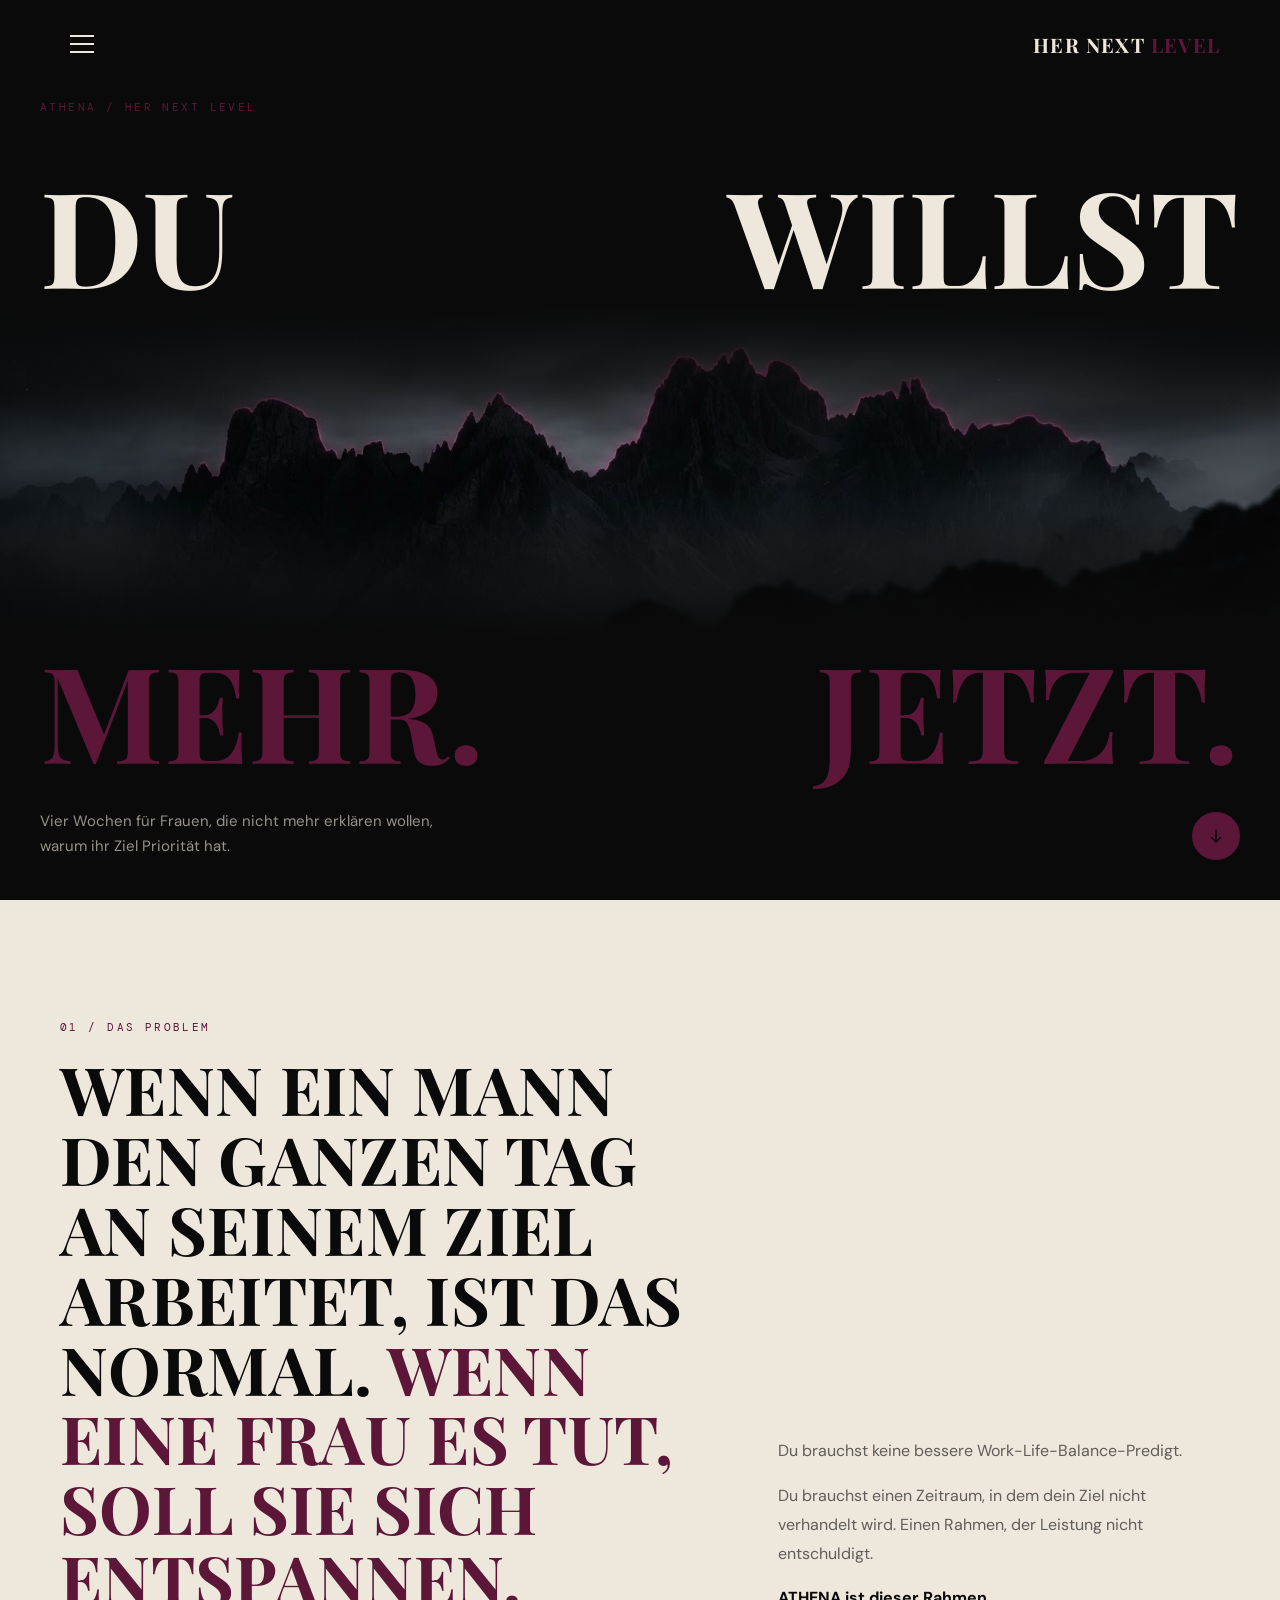
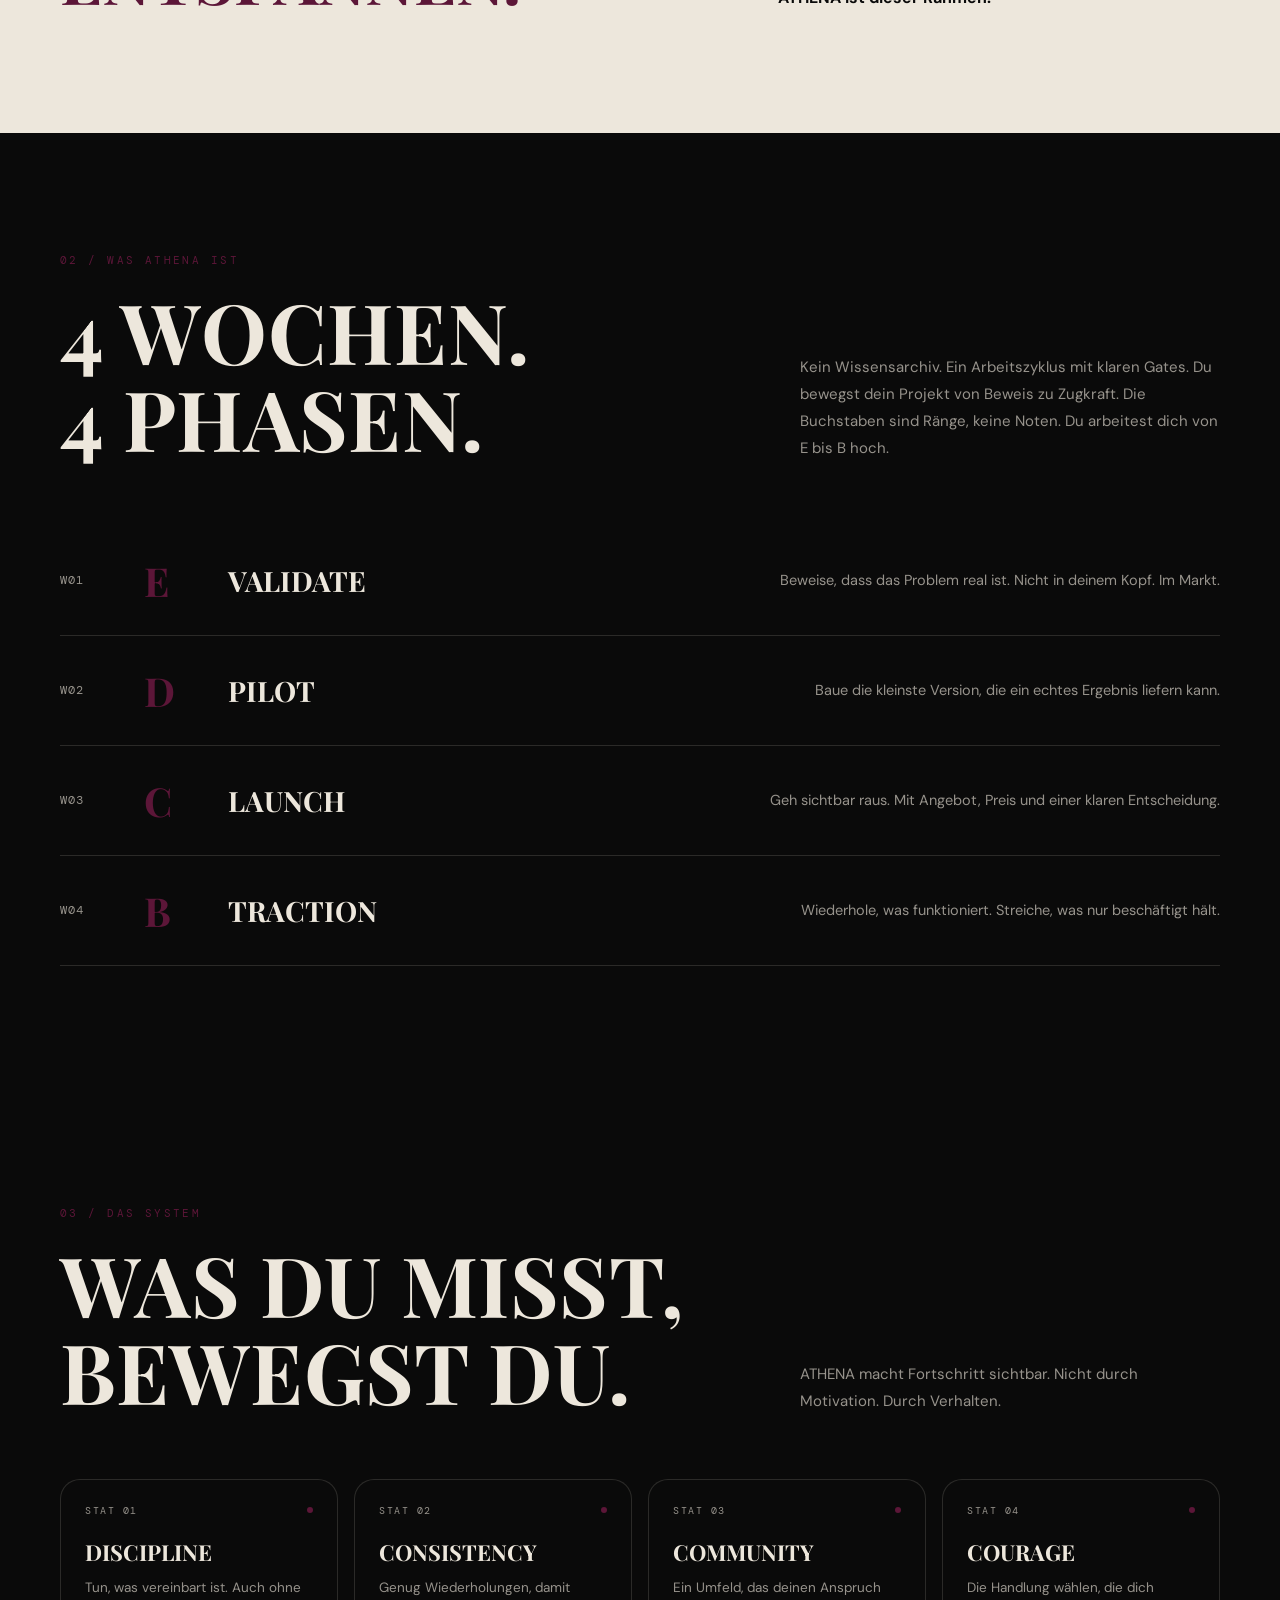
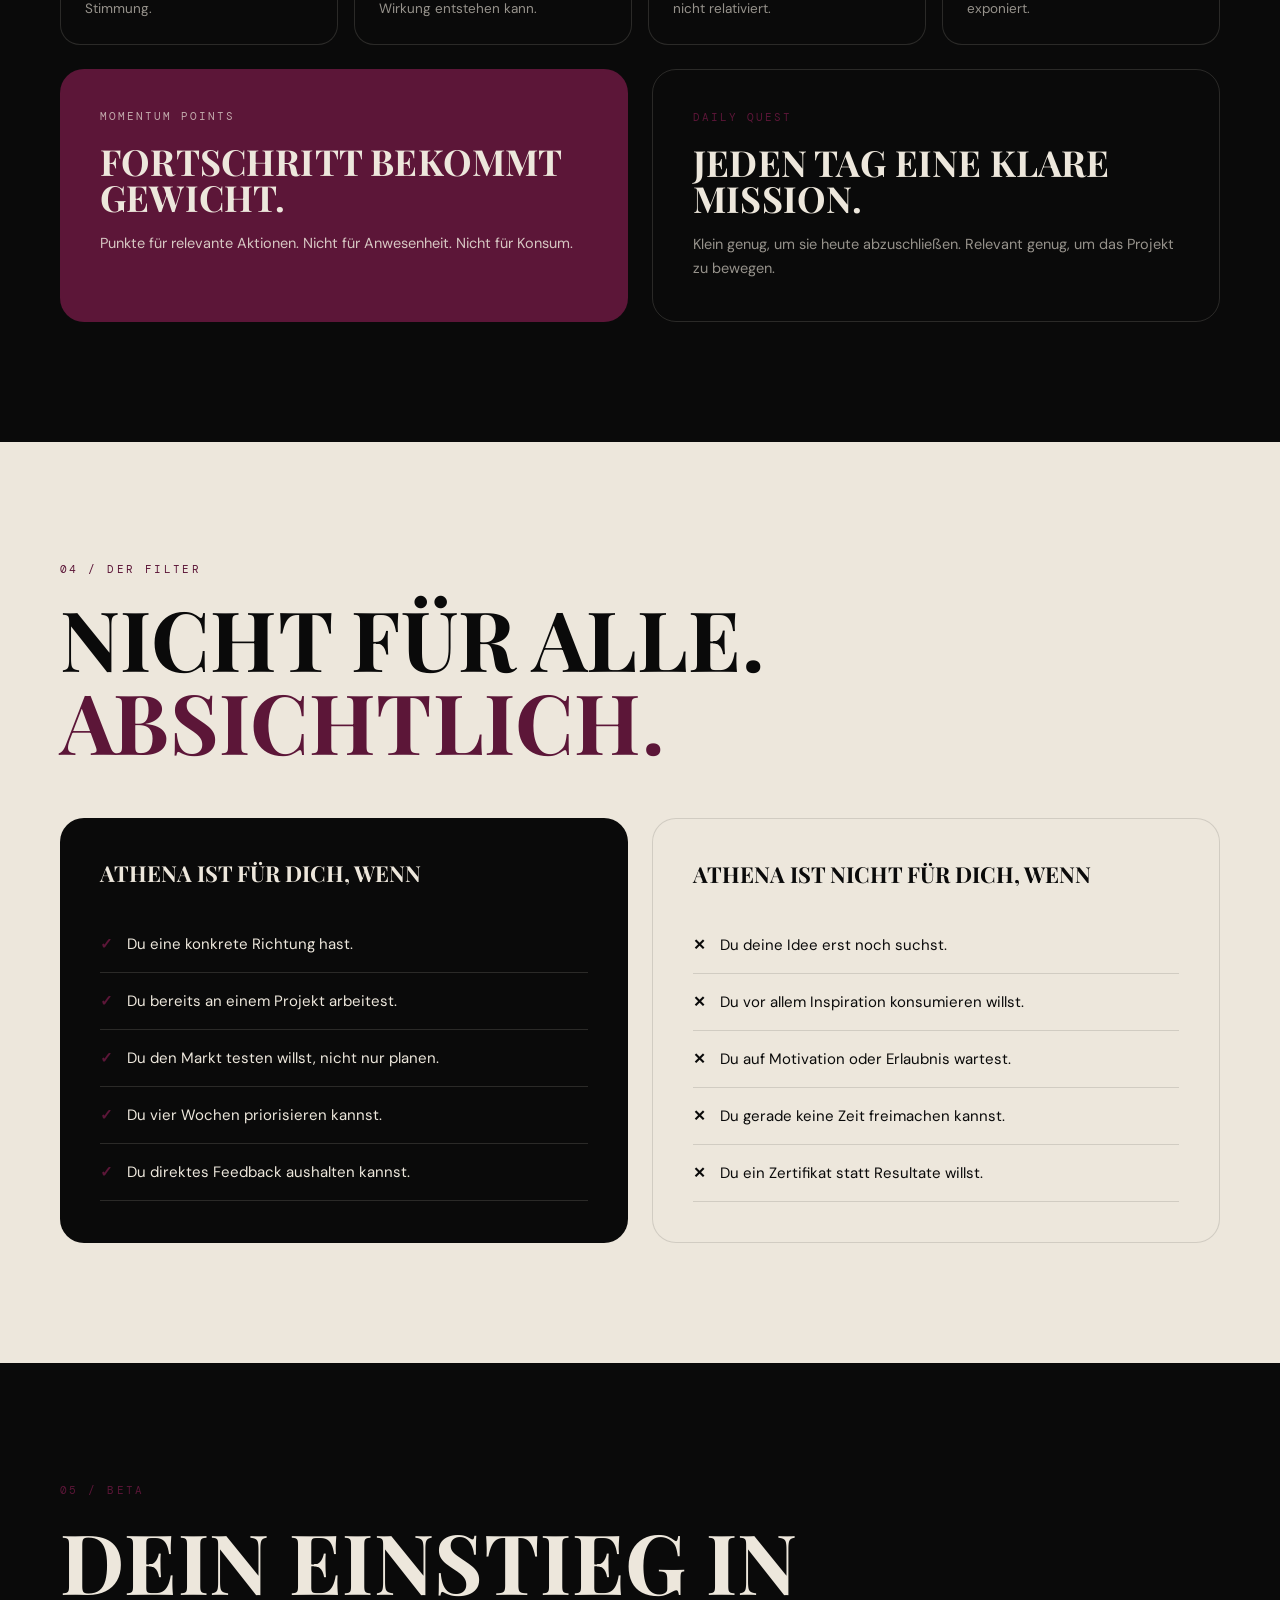
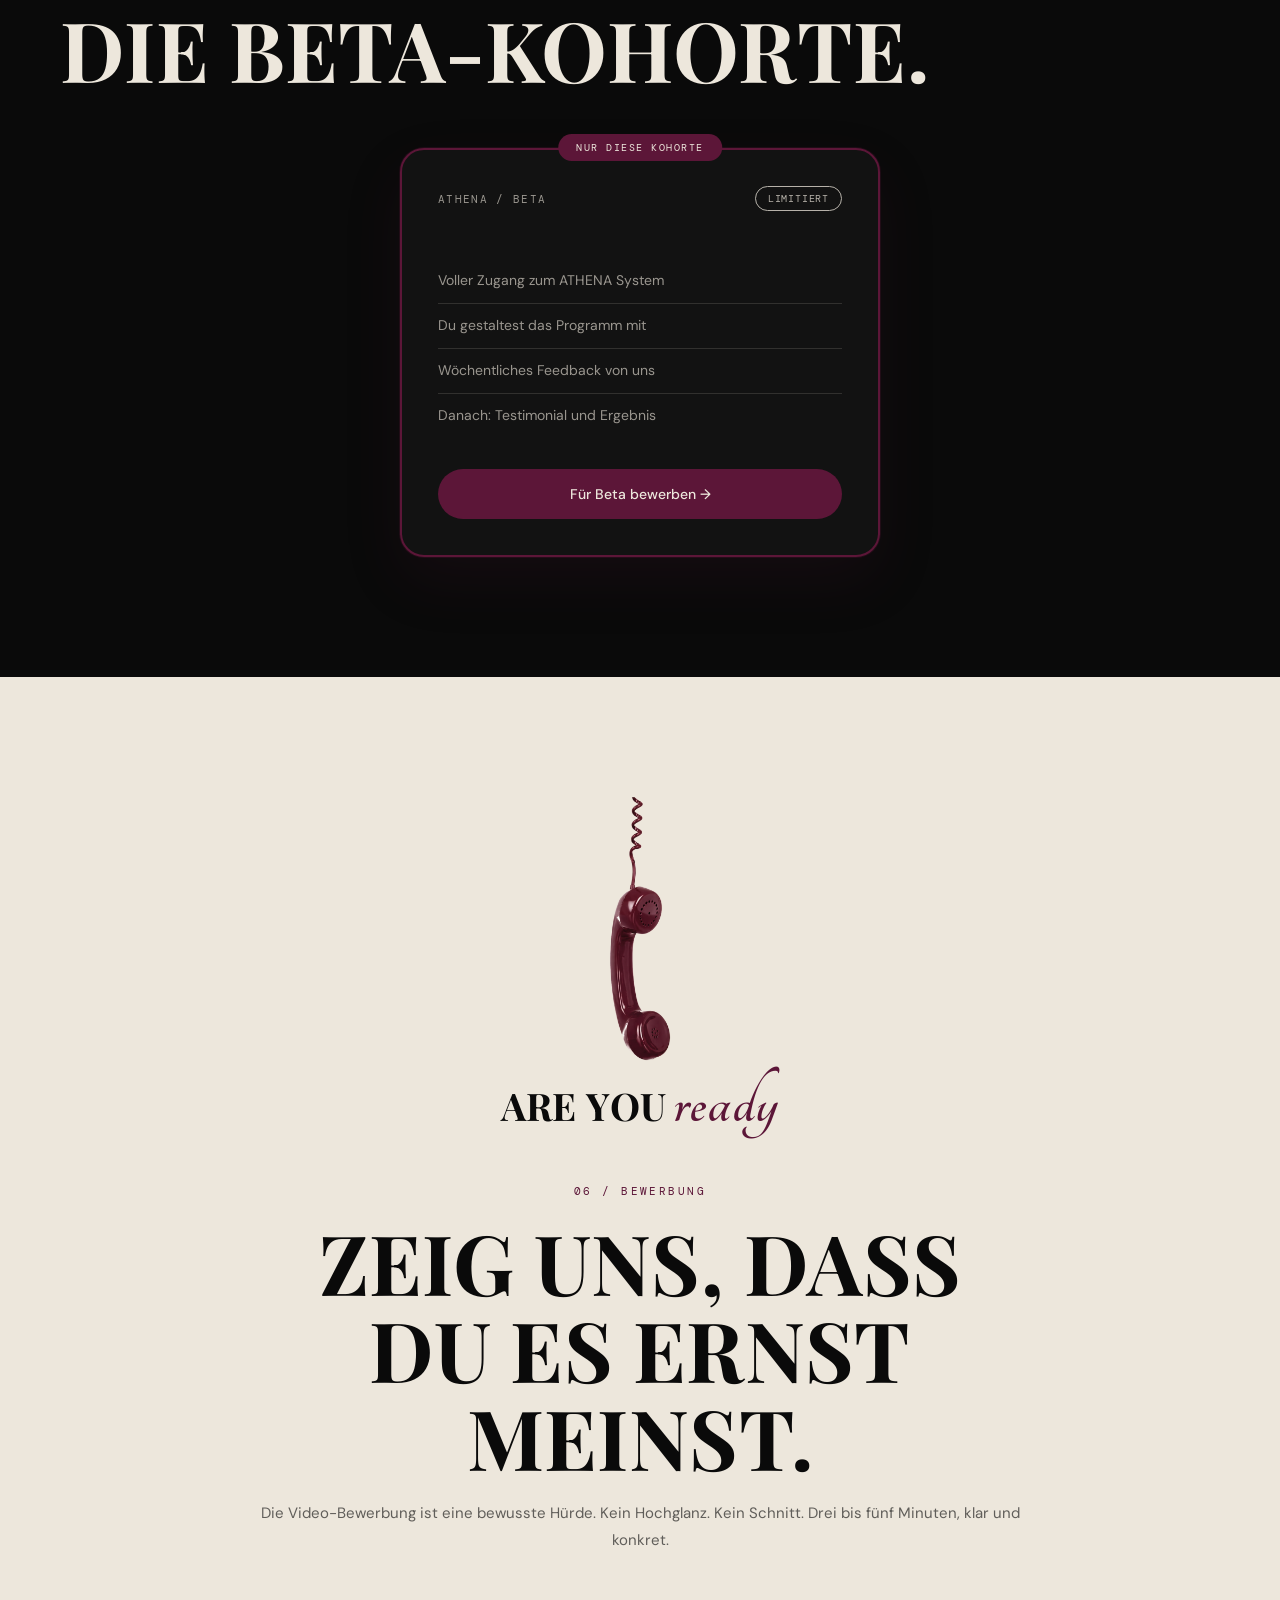
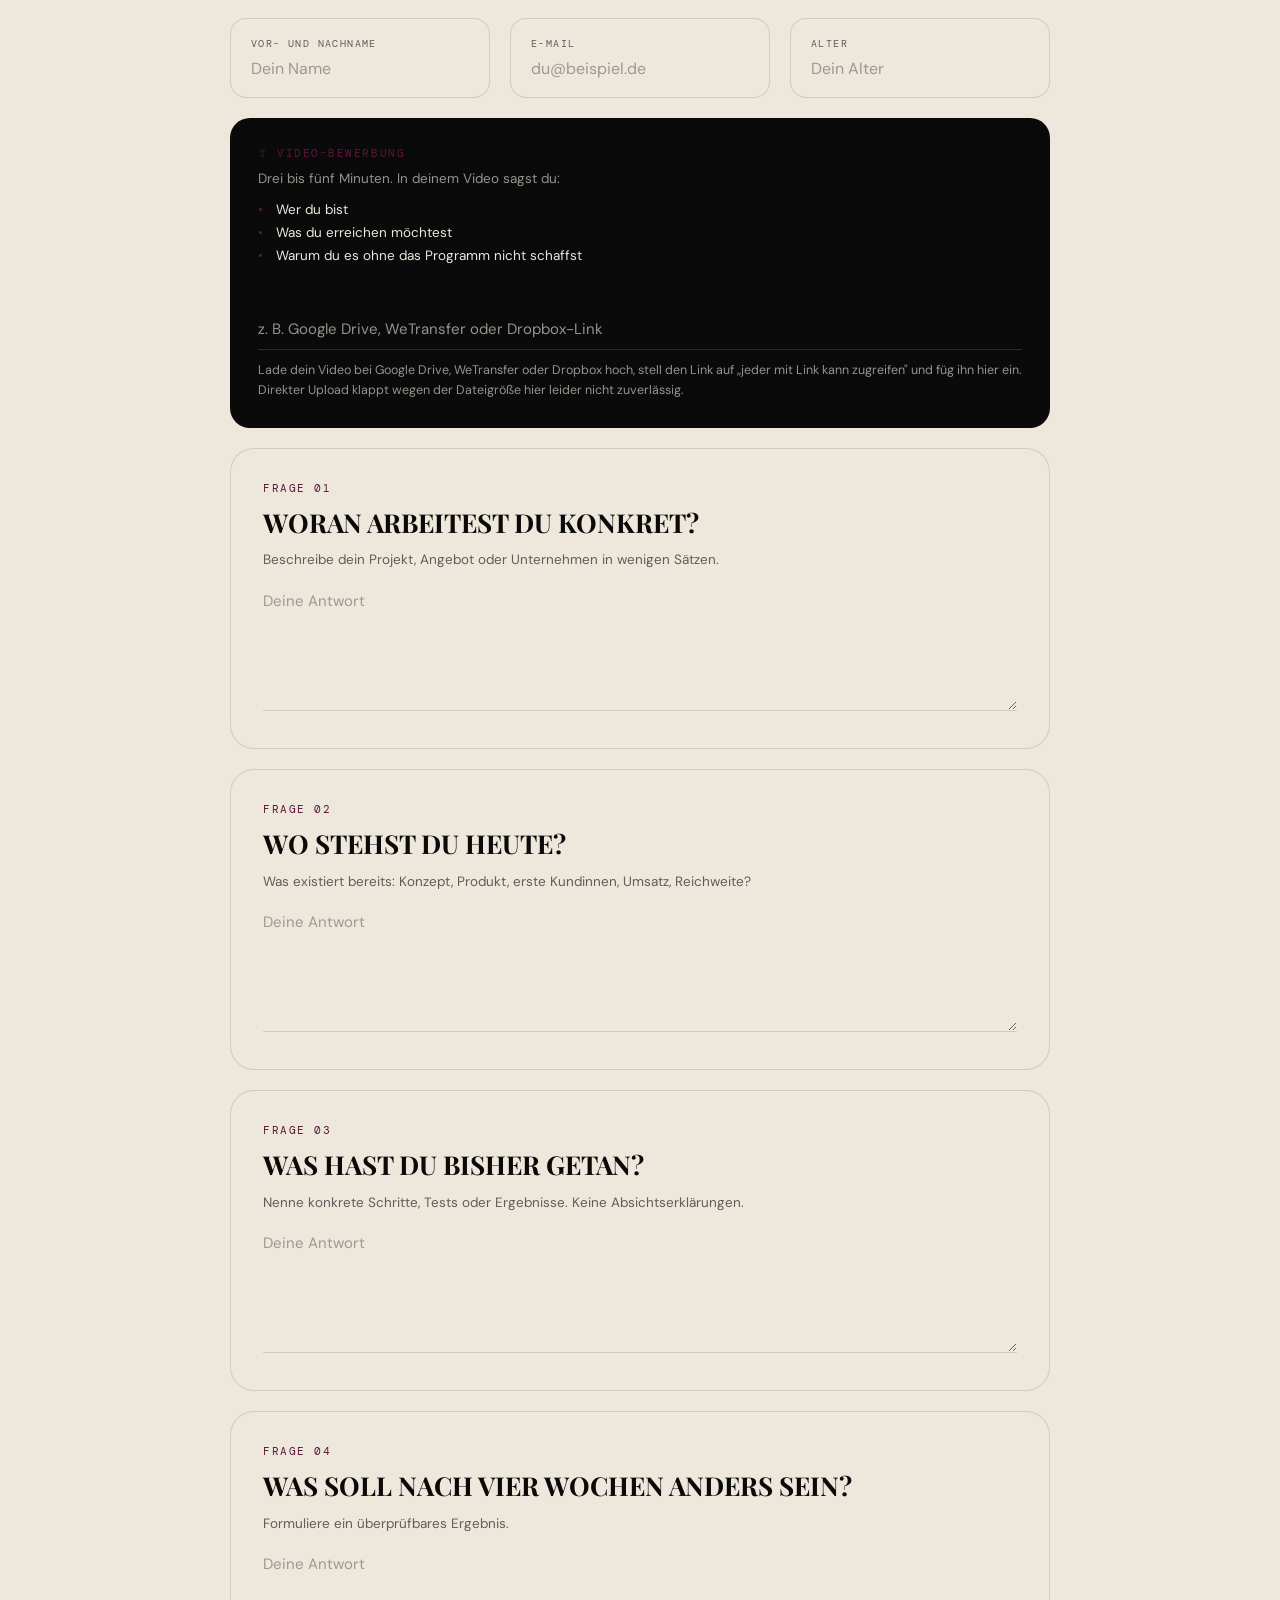
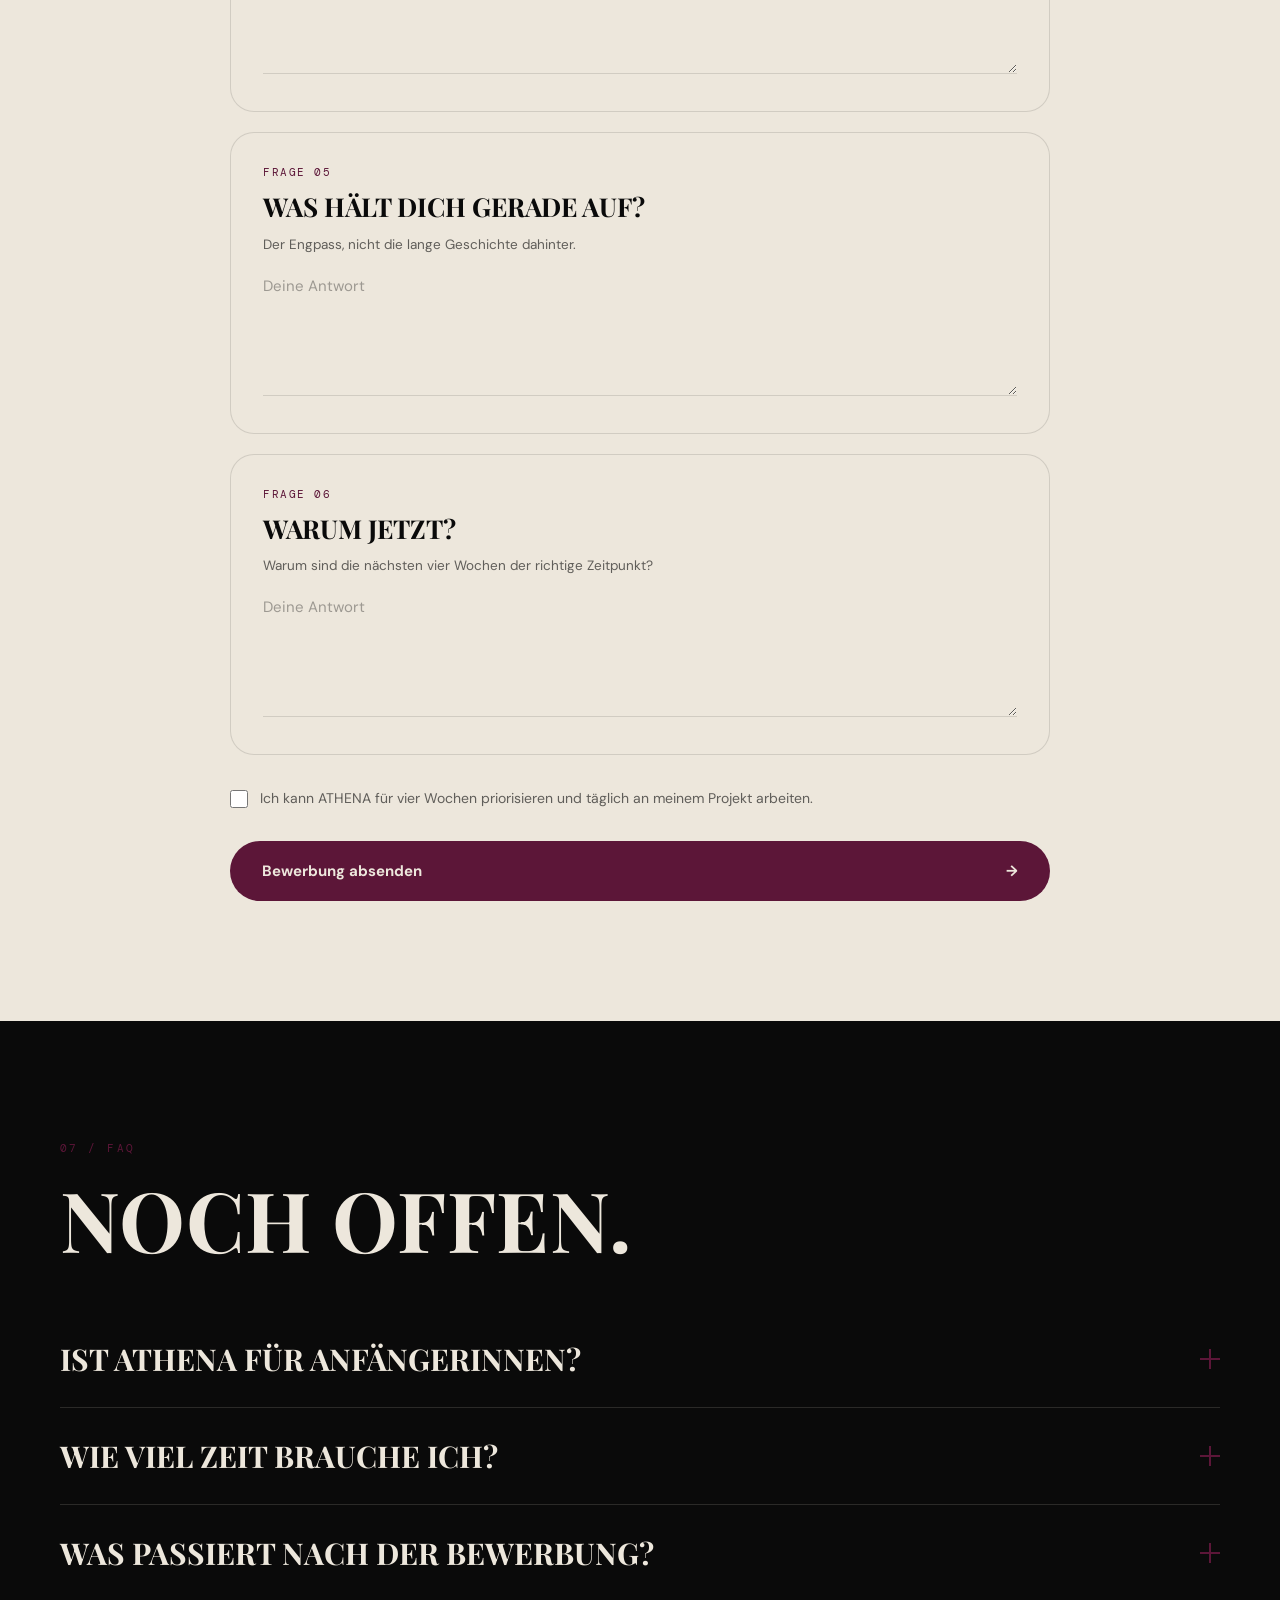
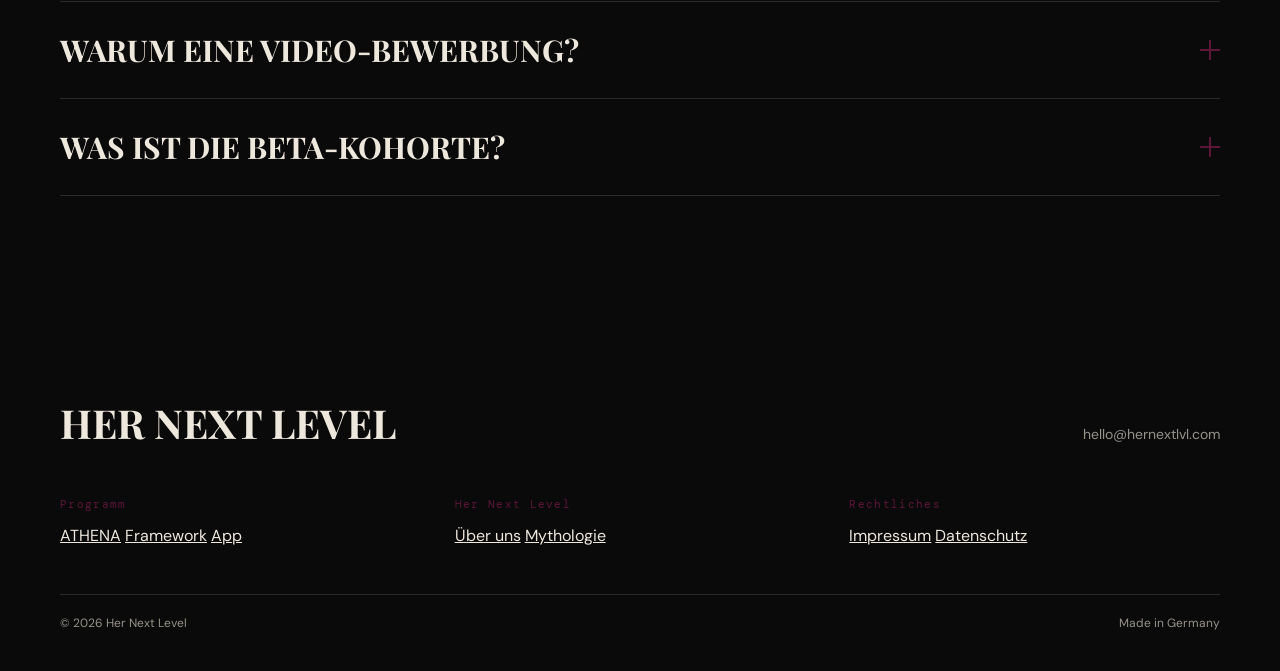
<file: index.html>
<!DOCTYPE html>
<html lang="de">
<head>
<meta charset="UTF-8">
<meta name="viewport" content="width=device-width, initial-scale=1.0">
<title>ATHENA · Her Next Level</title>
<link rel="icon" type="image/png" href="assets/images/favicon.png">
<meta name="description" content="Vier Wochen für Frauen, die nicht mehr erklären wollen, warum ihr Ziel Priorität hat.">
<link rel="preconnect" href="https://fonts.googleapis.com">
<link href="https://fonts.googleapis.com/css2?family=Playfair+Display:wght@500;600;700;800&family=DM+Sans:wght@400;500;700&family=DM+Mono:wght@400;500&family=Tangerine:wght@400;700&display=swap" rel="stylesheet">
<style>
  :root {
    --pink:      #5C1638;
    --black:     #0A0A0A;
    --cream:     #EDE7DC;
    --card-dark: #121212;
    --line-dark: rgba(237,231,220,0.14);
    --line-light:rgba(10,10,10,0.12);
    --muted-dark: rgba(237,231,220,0.62);
    --muted-light:rgba(10,10,10,0.62);
  }
  * { margin:0; padding:0; box-sizing:border-box; }
  html { scroll-behavior:smooth; overflow-x:hidden; }
  body { background:var(--black); color:var(--cream); font-family:'DM Sans',sans-serif; font-weight:400; }
  img { max-width:100%; display:block; }
  a { color:inherit; }
  button, input, textarea { font-family:inherit; }

  .container { max-width:1240px; margin:0 auto; padding:0 40px; }
  @media (max-width:640px) { .container { padding:0 24px; } }

  h1,h2,h3,.headline {
    font-family:'Playfair Display',serif; text-transform:uppercase;
    line-height:1.05; letter-spacing:0.005em; font-weight:700; text-rendering:optimizeLegibility;
    overflow-wrap:break-word;
  }
  .headline { font-size:clamp(48px,6.5vw,104px); }
  @media (max-width:640px) { .headline { font-size:clamp(38px,9vw,64px); } }
  .eyebrow {
    font-family:'DM Mono',monospace; font-size:11px; letter-spacing:0.22em;
    text-transform:uppercase; color:var(--pink);
    margin-bottom:20px;
  }

  section.section { padding:120px 0; position:relative; }
  @media (max-width:640px) { section.section { padding:72px 0; } }
  .section-dark { background:var(--black); color:var(--cream); }
  .section-light { background:var(--cream); color:var(--black); }

  .reveal { opacity:0; transform:translateY(24px); transition:opacity .5s ease, transform .5s ease; }
  .reveal.visible { opacity:1; transform:translateY(0); }

  /* Scroll progress bar */
  #scroll-track { position:fixed; top:0; right:0; width:4px; height:100%; z-index:200; pointer-events:none; }
  #scroll-bar { width:100%; height:0%; background:var(--pink); }

  /* ============ HERO ============ */
  .hero {
    min-height:100svh; display:flex; flex-direction:column; justify-content:space-between;
    padding:32px 0 40px; background:var(--black);
  }
  .hero-eyebrow { padding:0 40px; }
  @media (max-width:640px) { .hero-eyebrow { padding:0 24px; } }
  .hero-mid { display:flex; flex-direction:column; gap:0; }
  .hero-row {
    display:flex; justify-content:space-between; align-items:center; width:100%;
    padding:0 40px; gap:16px;
  }
  @media (max-width:640px) { .hero-row { padding:0 24px; } }
  .hero-row span { font-family:'Playfair Display',serif; font-weight:700; text-transform:uppercase; line-height:0.95; letter-spacing:0.005em; font-size:clamp(60px,10.4vw,178px); }
  @media (max-width:640px) { .hero-row span { font-size:clamp(30px,9vw,60px); } }
  .hero-row.cream span { color:var(--cream); }
  .hero-row.pink span { color:var(--pink); }

  .hero-image-band {
    width:100%; height:clamp(180px,26vw,340px); position:relative; overflow:hidden; margin:8px 0;
  }
  .hero-image-band img { width:100%; height:100%; object-fit:cover; object-position:center 55%; }
  .hero-image-band::before, .hero-image-band::after {
    content:''; position:absolute; left:0; right:0; height:40%; pointer-events:none;
  }
  .hero-image-band::before { top:0; background:linear-gradient(to bottom, var(--black), transparent); }
  .hero-image-band::after { bottom:0; background:linear-gradient(to top, var(--black), transparent); }

  .hero-bottom { display:flex; justify-content:space-between; align-items:flex-end; padding:0 40px; gap:24px; }
  @media (max-width:640px) { .hero-bottom { padding:0 24px; } }
  .hero-sub { max-width:420px; font-size:15px; line-height:1.7; color:var(--muted-dark); }
  .scroll-btn {
    flex-shrink:0; width:48px; height:48px; border-radius:50%; background:var(--pink); border:none;
    display:flex; align-items:center; justify-content:center; cursor:pointer; transition:transform .2s;
  }
  .scroll-btn:hover { transform:translateY(3px); }
  .scroll-btn svg { width:18px; height:18px; }

  /* ============ 01 / DAS PROBLEM ============ */
  .problem-grid { display:grid; grid-template-columns:60fr 40fr; gap:56px; align-items:end; }
  @media (max-width:900px) { .problem-grid { grid-template-columns:1fr; gap:32px; } }
  .problem-headline { font-size:clamp(40px,5.2vw,72px); line-height:1.05; min-width:0; }
  .problem-headline .black-part { color:var(--black); }
  .problem-headline .pink-part { color:var(--pink); }
  .problem-copy { font-size:16px; line-height:1.8; color:var(--muted-light); }
  .problem-copy p + p { margin-top:16px; }
  .problem-copy strong { font-weight:700; color:var(--black); }

  /* ============ 02 / WAS ATHENA IST ============ */
  .wai-top { display:grid; grid-template-columns:auto 1fr; gap:40px; align-items:end; margin-bottom:64px; }
  @media (max-width:900px) { .wai-top { grid-template-columns:1fr; gap:20px; } }
  .wai-sub { font-size:15px; line-height:1.8; color:var(--muted-dark); max-width:420px; justify-self:end; }
  @media (max-width:900px) { .wai-sub { justify-self:start; } }

  .phase-row {
    display:grid; grid-template-columns:60px 60px 200px 1fr; align-items:center; gap:24px;
    padding:28px 0; border-bottom:1px solid var(--line-dark); transition:background .2s, transform .2s;
  }
  .phase-row:hover { background:rgba(237,231,220,0.03); transform:translateX(4px); }
  .phase-week { font-family:'DM Mono',monospace; font-size:12px; letter-spacing:0.1em; color:var(--muted-dark); }
  .phase-rank { font-family:'Playfair Display',serif; font-weight:700; font-size:40px; color:var(--pink); transition:color .2s; }
  .phase-row:hover .phase-rank { filter:brightness(1.35); }
  .phase-name { font-family:'Playfair Display',serif; font-weight:700; font-size:28px; text-transform:uppercase; color:var(--cream); }
  .phase-desc { font-size:14.5px; line-height:1.7; color:var(--muted-dark); text-align:right; }
  @media (max-width:700px) {
    .phase-row { grid-template-columns:40px 40px 1fr; row-gap:8px; }
    .phase-desc { grid-column:1/-1; text-align:left; }
  }

  /* ============ 03 / DAS SYSTEM ============ */
  .stats-row { display:grid; grid-template-columns:repeat(4,1fr); gap:16px; margin-bottom:24px; }
  @media (max-width:960px) { .stats-row { grid-template-columns:repeat(2,1fr); } }
  @media (max-width:640px) { .stats-row { grid-template-columns:1fr; } }
  .stat-card { background:var(--black); border:1px solid var(--line-dark); border-radius:20px; padding:24px; }
  .stat-head { display:flex; justify-content:space-between; align-items:center; margin-bottom:20px; }
  .stat-tag { font-family:'DM Mono',monospace; font-size:10px; letter-spacing:0.15em; color:var(--muted-dark); }
  .stat-dot { width:6px; height:6px; border-radius:50%; background:var(--pink); }
  .stat-name { font-family:'Playfair Display',serif; font-weight:700; font-size:22px; text-transform:uppercase; margin-bottom:10px; }
  .stat-text { font-size:13.5px; line-height:1.6; color:var(--muted-dark); }

  .boxes-row { display:grid; grid-template-columns:1fr 1fr; gap:24px; }
  @media (max-width:760px) { .boxes-row { grid-template-columns:1fr; } }
  .big-box { border-radius:24px; padding:40px; }
  .big-box.pink-box { background:var(--pink); color:var(--cream); }
  .big-box.dark-box { background:transparent; border:1px solid var(--line-dark); color:var(--cream); }
  .big-box-label { font-family:'DM Mono',monospace; font-size:11px; letter-spacing:0.18em; text-transform:uppercase; margin-bottom:20px; }
  .big-box.pink-box .big-box-label { color:var(--cream); opacity:0.7; }
  .big-box.dark-box .big-box-label { color:var(--pink); }
  .big-box-title { font-family:'Playfair Display',serif; font-weight:700; font-size:clamp(26px,3vw,36px); text-transform:uppercase; line-height:1; margin-bottom:16px; }
  .big-box-text { font-size:14.5px; line-height:1.7; }
  .big-box.pink-box .big-box-text { opacity:0.85; }
  .big-box.dark-box .big-box-text { color:var(--muted-dark); }

  /* ============ 04 / DER FILTER ============ */
  .filter-headline { line-height:1.0; }
  .filter-headline .black-part { color:var(--black); }
  .filter-headline .pink-part { color:var(--pink); }
  .filter-cards { display:grid; grid-template-columns:1fr 1fr; gap:24px; margin-top:56px; }
  @media (max-width:760px) { .filter-cards { grid-template-columns:1fr; } }
  .filter-card { border-radius:24px; padding:40px; }
  .filter-card.dark { background:var(--black); color:var(--cream); }
  .filter-card.light { background:var(--cream); color:var(--black); border:1px solid var(--line-light); }
  .filter-card-title { font-family:'Playfair Display',serif; font-weight:700; font-size:22px; text-transform:uppercase; margin-bottom:28px; }
  .filter-list { list-style:none; }
  .filter-list li {
    display:flex; align-items:flex-start; gap:14px; padding:16px 0; font-size:15px; line-height:1.6;
  }
  .filter-card.dark .filter-list li { border-bottom:1px solid var(--line-dark); color:var(--cream); }
  .filter-card.light .filter-list li { border-bottom:1px solid var(--line-light); color:var(--black); }
  .filter-list li:last-child { border-bottom:none; }
  .filter-mark { flex-shrink:0; font-weight:700; }
  .filter-card.dark .filter-mark { color:var(--pink); }
  .filter-card.light .filter-mark { color:var(--black); }

  /* ============ 05 / BETA ============ */
  .prices-top { display:flex; justify-content:space-between; align-items:flex-end; gap:24px; margin-bottom:56px; }
  @media (max-width:700px) { .prices-top { flex-direction:column; align-items:flex-start; gap:12px; } }

  .price-cards { display:grid; grid-template-columns:repeat(3,1fr); gap:24px; }
  @media (max-width:960px) { .price-cards { grid-template-columns:1fr; } }
  .price-cards--single { grid-template-columns:1fr; max-width:480px; margin:0 auto; }
  .price-card { border-radius:24px; padding:36px; position:relative; display:flex; flex-direction:column; }
  .price-card.beta {
    background:var(--card-dark); color:var(--cream);
    border:2px solid var(--pink);
    box-shadow:0 0 0 1px rgba(92,22,56,.25), 0 24px 60px rgba(92,22,56,.12);
  }
  .beta-tag {
    position:absolute; top:-16px; left:50%; transform:translateX(-50%);
    background:var(--pink); color:var(--cream); font-family:'DM Mono',monospace;
    font-size:10px; letter-spacing:0.15em; text-transform:uppercase;
    padding:7px 18px; border-radius:999px; white-space:nowrap;
  }
  .price-head { display:flex; justify-content:space-between; align-items:center; margin-bottom:32px; gap:12px; }
  .price-label { font-family:'DM Mono',monospace; font-size:11px; letter-spacing:0.12em; text-transform:uppercase; color:var(--muted-dark); }
  .price-badge {
    font-family:'DM Mono',monospace; font-size:10px; letter-spacing:0.08em; text-transform:uppercase;
    border:1px solid currentColor; border-radius:999px; padding:5px 12px; white-space:nowrap; opacity:0.75;
  }
  .price-spacer { margin-bottom:16px; }
  .price-list { list-style:none; margin-bottom:32px; flex-grow:1; }
  .price-list li {
    font-size:14px; line-height:1.7; padding:10px 0; border-bottom:1px solid; border-color:var(--line-dark); color:var(--muted-dark);
  }
  .price-list li:last-child { border-bottom:none; }
  .price-cta {
    display:flex; align-items:center; justify-content:center; gap:8px;
    border:none; border-radius:999px; padding:16px 24px; font-size:14px; font-weight:500;
    cursor:pointer; transition:opacity .2s; width:100%;
    background:var(--pink); color:var(--cream);
  }
  .price-cta:hover { opacity:0.85; }

  /* ============ 06 / BEWERBUNG ============ */
  .bewerbung-teaser { text-align:center; margin:0 auto 56px; }
  .phone-icon { width:64px; height:auto; margin:0 auto 20px; display:block; }
  .teaser-text {
    font-family:'Playfair Display',serif; font-weight:700; text-transform:uppercase;
    font-size:clamp(26px,3.6vw,38px); letter-spacing:0.02em; color:var(--black); line-height:1.15;
  }
  .teaser-script {
    font-family:'Tangerine',cursive; font-weight:700; text-transform:none;
    font-size:1.9em; color:var(--pink); line-height:0.6; display:inline-block; margin-left:6px;
  }
  .bewerbung-head { text-align:center; max-width:760px; margin:0 auto 64px; }
  .bewerbung-headline .black-part { color:var(--black); }
  .bewerbung-sub { font-size:15px; line-height:1.8; color:var(--muted-light); margin-top:20px; }

  .plan-indicator {
    text-align:center; font-family:'DM Mono',monospace; font-size:12px; letter-spacing:0.1em;
    color:var(--black); margin-bottom:24px; text-transform:uppercase;
  }
  .plan-indicator strong { color:var(--pink); }

  form#athena-form { max-width:820px; margin:0 auto; }
  .form-row-2 { display:grid; grid-template-columns:1fr 1fr; gap:20px; margin-bottom:20px; }
  @media (max-width:640px) { .form-row-2 { grid-template-columns:1fr; } }
  .form-row-3 { display:grid; grid-template-columns:1fr 1fr 1fr; gap:20px; margin-bottom:20px; }
  @media (max-width:700px) { .form-row-3 { grid-template-columns:1fr; } }
  .field-card input[type="number"] {
    width:100%; border:none; background:transparent; font-size:16px; color:var(--black); outline:none;
  }
  .field-card input[type="number"]::placeholder { color:rgba(10,10,10,0.35); }
  .field-card { border:1px solid var(--line-light); border-radius:16px; padding:18px 20px; background:var(--cream); }
  .field-label {
    display:block; font-family:'DM Mono',monospace; font-size:10px; letter-spacing:0.14em;
    text-transform:uppercase; color:var(--muted-light); margin-bottom:8px;
  }
  .field-card input[type="text"], .field-card input[type="email"] {
    width:100%; border:none; background:transparent; font-size:16px; color:var(--black); outline:none;
  }
  .field-card input::placeholder { color:rgba(10,10,10,0.35); }

  .upload-card { background:var(--black); color:var(--cream); border-radius:20px; padding:28px; margin-bottom:20px; }
  .upload-label { font-family:'DM Mono',monospace; font-size:11px; letter-spacing:0.14em; text-transform:uppercase; color:var(--pink); margin-bottom:10px; }
  .upload-text { font-size:13.5px; color:var(--muted-dark); margin-bottom:12px; }
  .upload-checklist { list-style:none; margin-bottom:20px; }
  .upload-checklist li { font-size:13.5px; line-height:1.7; color:var(--cream); padding-left:18px; position:relative; }
  .upload-checklist li::before { content:'\2022'; position:absolute; left:0; color:var(--pink); }
  .video-link-input {
    width:100%; border:none; border-bottom:1px solid var(--line-dark); background:transparent;
    font-family:'DM Sans',sans-serif; font-size:15px; color:var(--cream); outline:none; padding:10px 0;
  }
  .video-link-input::placeholder { color:var(--muted-dark); }
  .upload-hint { font-size:12.5px; color:var(--muted-dark); line-height:1.6; margin-top:10px; }

  .age-error { font-size:13px; color:var(--pink); margin-top:-8px; margin-bottom:20px; }

  .q-card {
    background:var(--cream); border:1px solid var(--line-light); border-radius:24px;
    padding:32px; margin-bottom:20px;
  }
  .q-num { font-family:'DM Mono',monospace; font-size:11px; letter-spacing:0.14em; color:var(--pink); margin-bottom:14px; }
  .q-text { font-family:'Playfair Display',serif; font-weight:700; font-size:clamp(20px,2.4vw,26px); text-transform:uppercase; color:var(--black); line-height:1.1; margin-bottom:12px; }
  .q-hint { font-size:13.5px; color:var(--muted-light); line-height:1.6; margin-bottom:20px; }
  .q-card textarea {
    width:100%; min-height:120px; resize:vertical; border:none; border-bottom:1px solid var(--line-light);
    background:transparent; font-family:'DM Sans',sans-serif; font-size:15px; color:var(--black);
    outline:none; padding-bottom:12px;
  }
  .q-card textarea::placeholder { color:rgba(10,10,10,0.35); }

  .consent-row { display:flex; align-items:flex-start; gap:12px; margin:32px 0; }
  .consent-row input[type="checkbox"] { margin-top:3px; width:18px; height:18px; accent-color:var(--pink); flex-shrink:0; }
  .consent-row label { font-size:14px; line-height:1.6; color:var(--muted-light); }

  .submit-btn {
    width:100%; border:none; border-radius:999px; background:var(--pink); color:var(--cream);
    padding:20px 32px; font-size:15px; font-weight:700; cursor:pointer;
    display:flex; align-items:center; justify-content:space-between; transition:opacity .2s;
  }
  .submit-btn:hover { opacity:0.85; }

  /* ============ 07 / FAQ ============ */
  .faq-item { border-bottom:1px solid var(--line-dark); }
  .faq-question {
    width:100%; background:none; border:none; cursor:pointer; text-align:left;
    display:flex; justify-content:space-between; align-items:center; gap:24px; padding:28px 0;
  }
  .faq-question span.faq-text {
    font-family:'Playfair Display',serif; font-weight:700; font-size:clamp(20px,2.6vw,30px); text-transform:uppercase; color:var(--cream);
  }
  .faq-icon { position:relative; width:20px; height:20px; flex-shrink:0; }
  .faq-icon::before, .faq-icon::after {
    content:''; position:absolute; background:var(--pink); top:50%; left:50%; transform:translate(-50%,-50%);
  }
  .faq-icon::before { width:20px; height:2px; }
  .faq-icon::after { width:2px; height:20px; transition:transform .25s ease, opacity .25s ease; }
  .faq-item.open .faq-icon::after { transform:translate(-50%,-50%) rotate(90deg); opacity:0; }
  .faq-answer { max-height:0; overflow:hidden; transition:max-height .3s ease; }
  .faq-answer p { font-size:15px; line-height:1.8; color:var(--muted-dark); padding-bottom:28px; max-width:760px; }

  /* ============ NAV V2 (burger) ============ */
  .site-nav-v2 { position:fixed; top:0; left:0; right:0; z-index:1000; padding:22px 0; transition:background .3s, border-color .3s; border-bottom:1px solid transparent; }
  .site-nav-v2 .container { display:flex; align-items:center; justify-content:space-between; }
  .site-nav-v2.scrolled { background:rgba(10,10,10,0.92); backdrop-filter:blur(12px); border-color:var(--line-dark); }
  .nav-logo-v2 { font-family:'Playfair Display',serif; font-weight:700; font-size:20px; letter-spacing:0.06em; text-transform:uppercase; color:var(--cream); text-decoration:none; }
  .nav-logo-v2 .pink { color:var(--pink); }

  .burger-btn { width:44px; height:44px; display:flex; align-items:center; justify-content:center; flex-direction:column; gap:6px; background:none; border:none; cursor:pointer; position:relative; z-index:1002; }
  .burger-btn span { width:24px; height:2px; background:var(--cream); display:block; transition:transform .3s ease, opacity .3s ease; }
  .burger-btn.open span:nth-child(1) { transform:translateY(8px) rotate(45deg); }
  .burger-btn.open span:nth-child(2) { opacity:0; }
  .burger-btn.open span:nth-child(3) { transform:translateY(-8px) rotate(-45deg); }

  .nav-overlay {
    position:fixed; inset:0; z-index:1001; background:var(--black);
    transform:translateX(100%); transition:transform .4s cubic-bezier(.7,0,.2,1);
    display:flex; flex-direction:column; justify-content:space-between;
    padding:120px 40px 40px; overflow-y:auto;
  }
  .nav-overlay.open { transform:translateX(0); }
  @media (max-width:640px) { .nav-overlay { padding:110px 24px 32px; } }

  .nav-overlay-links { display:flex; flex-direction:column; gap:6px; }
  .nav-overlay-links a {
    font-family:'Playfair Display',serif; font-weight:700; font-size:clamp(36px,6vw,68px); text-transform:uppercase;
    color:var(--cream); text-decoration:none; position:relative; display:inline-flex; align-items:baseline; gap:16px;
    width:fit-content; opacity:0; transform:translateY(20px); transition:opacity .3s ease, transform .3s ease, color .2s ease;
  }
  .nav-overlay.open .nav-overlay-links a { opacity:1; transform:translateY(0); }
  .nav-overlay-links a .nav-num { font-family:'DM Mono',monospace; font-size:11px; color:var(--pink); }
  .nav-overlay-links a::after {
    content:''; position:absolute; left:0; bottom:6px; width:0; height:2px; background:var(--pink); transition:width .25s ease;
  }
  .nav-overlay-links a:hover::after { width:100%; }
  .nav-overlay-links a:hover { color:var(--pink); }
  .nav-overlay-links a.active { color:var(--pink); }
  .nav-dot { display:none; width:8px; height:8px; border-radius:50%; background:var(--pink); }
  .nav-overlay-links a.active .nav-dot { display:inline-block; }
  @media (max-width:640px) { .nav-overlay-links a { font-size:clamp(32px,9vw,48px); } }

  .nav-overlay-foot { display:flex; justify-content:space-between; align-items:flex-end; flex-wrap:wrap; gap:24px; }
  .nav-overlay-meta { font-family:'DM Mono',monospace; font-size:11px; color:var(--muted-dark); display:flex; gap:16px; flex-wrap:wrap; }
  .nav-overlay-meta a { color:var(--muted-dark); text-decoration:none; }
  .nav-overlay-meta a:hover { color:var(--cream); }
  .nav-overlay-cta {
    display:inline-flex; align-items:center; gap:8px; background:var(--pink); color:var(--cream);
    border-radius:999px; padding:14px 26px; font-size:14px; font-weight:500; text-decoration:none; white-space:nowrap;
  }
  @media (max-width:640px) { .nav-overlay-foot { flex-direction:column; align-items:stretch; } .nav-overlay-cta { justify-content:center; } }

  body.menu-open { overflow:hidden; }

  /* ============ FOOTER V2 ============ */
  footer.site-footer-v2 { background:var(--black); color:var(--cream); padding:80px 0 40px; }
  .footer-row1 { display:flex; justify-content:space-between; align-items:baseline; flex-wrap:wrap; gap:16px; margin-bottom:48px; }
  .footer-brand-v2 { font-family:'Playfair Display',serif; font-weight:700; font-size:clamp(28px,4vw,40px); text-transform:uppercase; }
  .footer-email-v2 { font-size:14px; color:var(--muted-dark); }
  .footer-cols { display:grid; grid-template-columns:repeat(3,1fr); gap:24px; margin-bottom:48px; }
  @media (max-width:700px) { .footer-cols { grid-template-columns:1fr; gap:32px; } }
  .footer-col-label { font-family:'DM Mono',monospace; font-size:11px; letter-spacing:0.12em; color:var(--pink); margin-bottom:14px; }
  .footer-col a { display:block; font-size:14px; color:var(--muted-dark); text-decoration:none; margin-bottom:8px; transition:color .2s; }
  .footer-col a:hover { color:var(--cream); }
  .footer-line-v2 { height:1px; background:var(--line-dark); margin-bottom:20px; }
  .footer-bottom-row { display:flex; justify-content:space-between; font-size:12px; color:var(--muted-dark); flex-wrap:wrap; gap:8px; }
</style>
</head>
<body>

<div id="scroll-track"><div id="scroll-bar"></div></div>

<nav class="site-nav-v2" id="siteNav">
  <div class="container">
    <button class="burger-btn" id="burgerBtn" aria-label="Menü öffnen" aria-expanded="false">
      <span></span><span></span><span></span>
    </button>
    <a href="index.html" class="nav-logo-v2">HER NEXT <span class="pink">LEVEL</span></a>
  </div>
</nav>

<div class="nav-overlay" id="navOverlay">
  <div class="nav-overlay-links">
    <a href="index.html" class="active"><span class="nav-dot"></span><span class="nav-num">01</span>&nbsp;ATHENA</a>
    <a href="ueber-uns.html"><span class="nav-dot"></span><span class="nav-num">02</span>&nbsp;ÜBER UNS</a>
    <a href="framework.html"><span class="nav-dot"></span><span class="nav-num">03</span>&nbsp;FRAMEWORK</a>
    <a href="mythologie.html"><span class="nav-dot"></span><span class="nav-num">04</span>&nbsp;MYTHOLOGIE</a>
    <a href="app.html"><span class="nav-dot"></span><span class="nav-num">05</span>&nbsp;APP</a>
  </div>
  <div class="nav-overlay-foot">
    <div class="nav-overlay-meta">
      <a href="mailto:hello@hernextlvl.com">hello@hernextlvl.com</a>
      <a href="impressum.html">Impressum</a>
      <a href="datenschutz.html">Datenschutz</a>
    </div>
    <a href="index.html#bewerbung" class="nav-overlay-cta">Für ATHENA bewerben →</a>
  </div>
</div>

<!-- HERO -->
<section class="hero" style="padding-top:100px;">
  <p class="eyebrow hero-eyebrow">ATHENA / HER NEXT LEVEL</p>

  <div class="hero-mid">
    <div class="hero-row cream"><span>DU</span><span>WILLST</span></div>
    <div class="hero-image-band"><img src="./Bild.jpg" alt=""></div>
    <div class="hero-row pink"><span>MEHR.</span><span>JETZT.</span></div>
  </div>

  <div class="hero-bottom">
    <p class="hero-sub">Vier Wochen für Frauen, die nicht mehr erklären wollen, warum ihr Ziel Priorität hat.</p>
    <button class="scroll-btn" id="heroScrollBtn" aria-label="Nach unten scrollen">
      <svg viewBox="0 0 24 24" fill="none"><path d="M12 4v16M12 20l-6-6M12 20l6-6" stroke="#0A0A0A" stroke-width="2" stroke-linecap="round" stroke-linejoin="round"/></svg>
    </button>
  </div>
</section>

<!-- 01 / DAS PROBLEM -->
<section class="section section-light" id="problem">
  <div class="container">
    <p class="eyebrow reveal">01 / DAS PROBLEM</p>
    <div class="problem-grid">
      <h2 class="problem-headline reveal">
        <span class="black-part">WENN EIN MANN DEN GANZEN TAG AN SEINEM ZIEL ARBEITET, IST DAS NORMAL.</span>
        <span class="pink-part">WENN EINE FRAU ES TUT, SOLL SIE SICH ENTSPANNEN.</span>
      </h2>
      <div class="problem-copy reveal">
        <p>Du brauchst keine bessere Work-Life-Balance-Predigt.</p>
        <p>Du brauchst einen Zeitraum, in dem dein Ziel nicht verhandelt wird. Einen Rahmen, der Leistung nicht entschuldigt.</p>
        <p><strong>ATHENA ist dieser Rahmen.</strong></p>
      </div>
    </div>
  </div>
</section>

<!-- 02 / WAS ATHENA IST -->
<section class="section section-dark">
  <div class="container">
    <p class="eyebrow reveal">02 / WAS ATHENA IST</p>
    <div class="wai-top">
      <h2 class="headline reveal">4 WOCHEN.<br>4 PHASEN.</h2>
      <p class="wai-sub reveal">Kein Wissensarchiv. Ein Arbeitszyklus mit klaren Gates. Du bewegst dein Projekt von Beweis zu Zugkraft. Die Buchstaben sind Ränge, keine Noten. Du arbeitest dich von E bis B hoch.</p>
    </div>

    <div class="phases reveal">
      <div class="phase-row">
        <div class="phase-week">W01</div>
        <div class="phase-rank">E</div>
        <div class="phase-name">Validate</div>
        <div class="phase-desc">Beweise, dass das Problem real ist. Nicht in deinem Kopf. Im Markt.</div>
      </div>
      <div class="phase-row">
        <div class="phase-week">W02</div>
        <div class="phase-rank">D</div>
        <div class="phase-name">Pilot</div>
        <div class="phase-desc">Baue die kleinste Version, die ein echtes Ergebnis liefern kann.</div>
      </div>
      <div class="phase-row">
        <div class="phase-week">W03</div>
        <div class="phase-rank">C</div>
        <div class="phase-name">Launch</div>
        <div class="phase-desc">Geh sichtbar raus. Mit Angebot, Preis und einer klaren Entscheidung.</div>
      </div>
      <div class="phase-row">
        <div class="phase-week">W04</div>
        <div class="phase-rank">B</div>
        <div class="phase-name">Traction</div>
        <div class="phase-desc">Wiederhole, was funktioniert. Streiche, was nur beschäftigt hält.</div>
      </div>
    </div>
  </div>
</section>

<!-- 03 / DAS SYSTEM -->
<section class="section section-dark">
  <div class="container">
    <p class="eyebrow reveal">03 / DAS SYSTEM</p>
    <div class="wai-top">
      <h2 class="headline reveal">WAS DU MISST,<br>BEWEGST DU.</h2>
      <p class="wai-sub reveal">ATHENA macht Fortschritt sichtbar. Nicht durch Motivation. Durch Verhalten.</p>
    </div>

    <div class="stats-row reveal">
      <div class="stat-card">
        <div class="stat-head"><span class="stat-tag">STAT 01</span><span class="stat-dot"></span></div>
        <div class="stat-name">Discipline</div>
        <p class="stat-text">Tun, was vereinbart ist. Auch ohne Stimmung.</p>
      </div>
      <div class="stat-card">
        <div class="stat-head"><span class="stat-tag">STAT 02</span><span class="stat-dot"></span></div>
        <div class="stat-name">Consistency</div>
        <p class="stat-text">Genug Wiederholungen, damit Wirkung entstehen kann.</p>
      </div>
      <div class="stat-card">
        <div class="stat-head"><span class="stat-tag">STAT 03</span><span class="stat-dot"></span></div>
        <div class="stat-name">Community</div>
        <p class="stat-text">Ein Umfeld, das deinen Anspruch nicht relativiert.</p>
      </div>
      <div class="stat-card">
        <div class="stat-head"><span class="stat-tag">STAT 04</span><span class="stat-dot"></span></div>
        <div class="stat-name">Courage</div>
        <p class="stat-text">Die Handlung wählen, die dich exponiert.</p>
      </div>
    </div>

    <div class="boxes-row reveal">
      <div class="big-box pink-box">
        <p class="big-box-label">Momentum Points</p>
        <h3 class="big-box-title">Fortschritt bekommt Gewicht.</h3>
        <p class="big-box-text">Punkte für relevante Aktionen. Nicht für Anwesenheit. Nicht für Konsum.</p>
      </div>
      <div class="big-box dark-box">
        <p class="big-box-label">Daily Quest</p>
        <h3 class="big-box-title">Jeden Tag eine klare Mission.</h3>
        <p class="big-box-text">Klein genug, um sie heute abzuschließen. Relevant genug, um das Projekt zu bewegen.</p>
      </div>
    </div>
  </div>
</section>

<!-- 04 / DER FILTER -->
<section class="section section-light">
  <div class="container">
    <p class="eyebrow reveal">04 / DER FILTER</p>
    <h2 class="headline filter-headline reveal">
      <span class="black-part">NICHT FÜR ALLE.</span><br><span class="pink-part">ABSICHTLICH.</span>
    </h2>

    <div class="filter-cards reveal">
      <div class="filter-card dark">
        <p class="filter-card-title">ATHENA IST FÜR DICH, WENN</p>
        <ul class="filter-list">
          <li><span class="filter-mark">✓</span>Du eine konkrete Richtung hast.</li>
          <li><span class="filter-mark">✓</span>Du bereits an einem Projekt arbeitest.</li>
          <li><span class="filter-mark">✓</span>Du den Markt testen willst, nicht nur planen.</li>
          <li><span class="filter-mark">✓</span>Du vier Wochen priorisieren kannst.</li>
          <li><span class="filter-mark">✓</span>Du direktes Feedback aushalten kannst.</li>
        </ul>
      </div>
      <div class="filter-card light">
        <p class="filter-card-title">ATHENA IST NICHT FÜR DICH, WENN</p>
        <ul class="filter-list">
          <li><span class="filter-mark">✕</span>Du deine Idee erst noch suchst.</li>
          <li><span class="filter-mark">✕</span>Du vor allem Inspiration konsumieren willst.</li>
          <li><span class="filter-mark">✕</span>Du auf Motivation oder Erlaubnis wartest.</li>
          <li><span class="filter-mark">✕</span>Du gerade keine Zeit freimachen kannst.</li>
          <li><span class="filter-mark">✕</span>Du ein Zertifikat statt Resultate willst.</li>
        </ul>
      </div>
    </div>
  </div>
</section>

<!-- 05 / PREISE -->
<section class="section section-dark">
  <div class="container">
    <p class="eyebrow reveal">05 / BETA</p>
    <div class="prices-top">
      <h2 class="headline reveal">DEIN EINSTIEG IN<br>DIE BETA-KOHORTE.</h2>
    </div>

    <div class="price-cards price-cards--single reveal">
      <div class="price-card beta">
        <span class="beta-tag">NUR DIESE KOHORTE</span>
        <div class="price-head">
          <span class="price-label">ATHENA / BETA</span>
          <span class="price-badge">LIMITIERT</span>
        </div>
        <div class="price-spacer"></div>
        <ul class="price-list">
          <li>Voller Zugang zum ATHENA System</li>
          <li>Du gestaltest das Programm mit</li>
          <li>Wöchentliches Feedback von uns</li>
          <li>Danach: Testimonial und Ergebnis</li>
        </ul>
        <button class="price-cta" data-plan="beta" data-plan-label="ATHENA BETA">Für Beta bewerben →</button>
      </div>
    </div>
  </div>
</section>

<!-- 06 / BEWERBUNG -->
<section class="section section-light" id="bewerbung">
  <div class="container">
    <div class="bewerbung-teaser reveal">
      <img src="assets/images/phone-teaser.png" alt="" class="phone-icon">
      <p class="teaser-text">Are you<span class="teaser-script">ready</span></p>
    </div>
    <p class="eyebrow reveal" style="text-align:center;">06 / BEWERBUNG</p>
    <div class="bewerbung-head reveal">
      <h2 class="headline bewerbung-headline"><span class="black-part">ZEIG UNS, DASS<br>DU ES ERNST MEINST.</span></h2>
      <p class="bewerbung-sub">Die Video-Bewerbung ist eine bewusste Hürde. Kein Hochglanz. Kein Schnitt. Drei bis fünf Minuten, klar und konkret.</p>
    </div>

    <p class="plan-indicator reveal" id="planIndicator" hidden>Gewählt: <strong id="planIndicatorName"></strong></p>

    <form id="athena-form" name="athena-bewerbung" data-netlify="true" netlify-honeypot="bot-field" method="POST" class="reveal">
      <input type="hidden" name="form-name" value="athena-bewerbung">
      <p hidden><label>Nicht ausfüllen: <input name="bot-field"></label></p>
      <input type="hidden" name="plan" id="planField" value="">

      <div class="form-row-3">
        <div class="field-card">
          <label class="field-label" for="fullname">Vor- und Nachname</label>
          <input type="text" id="fullname" name="fullname" placeholder="Dein Name" required>
        </div>
        <div class="field-card">
          <label class="field-label" for="email">E-Mail</label>
          <input type="email" id="email" name="email" placeholder="du@beispiel.de" required>
        </div>
        <div class="field-card">
          <label class="field-label" for="age">Alter</label>
          <input type="number" id="age" name="age" placeholder="Dein Alter" min="18" max="99" required>
        </div>
      </div>
      <p class="age-error" id="ageError" hidden>Du musst mindestens 18 Jahre alt sein, um dich für ATHENA zu bewerben.</p>

      <div class="upload-card">
        <p class="upload-label">⇧ Video-Bewerbung</p>
        <p class="upload-text">Drei bis fünf Minuten. In deinem Video sagst du:</p>
        <ul class="upload-checklist">
          <li>Wer du bist</li>
          <li>Was du erreichen möchtest</li>
          <li>Warum du es ohne das Programm nicht schaffst</li>
        </ul>
        <label class="field-label" for="videoLink" style="margin-top:16px; display:block;">Link zu deinem Video</label>
        <input type="url" id="videoLink" name="video_link" class="video-link-input" placeholder="z. B. Google Drive, WeTransfer oder Dropbox-Link" required>
        <p class="upload-hint">Lade dein Video bei Google Drive, WeTransfer oder Dropbox hoch, stell den Link auf „jeder mit Link kann zugreifen" und füg ihn hier ein. Direkter Upload klappt wegen der Dateigröße hier leider nicht zuverlässig.</p>
      </div>

      <div class="q-card">
        <p class="q-num">FRAGE 01</p>
        <p class="q-text">Woran arbeitest du konkret?</p>
        <p class="q-hint">Beschreibe dein Projekt, Angebot oder Unternehmen in wenigen Sätzen.</p>
        <textarea name="frage_1" placeholder="Deine Antwort"></textarea>
      </div>
      <div class="q-card">
        <p class="q-num">FRAGE 02</p>
        <p class="q-text">Wo stehst du heute?</p>
        <p class="q-hint">Was existiert bereits: Konzept, Produkt, erste Kundinnen, Umsatz, Reichweite?</p>
        <textarea name="frage_2" placeholder="Deine Antwort"></textarea>
      </div>
      <div class="q-card">
        <p class="q-num">FRAGE 03</p>
        <p class="q-text">Was hast du bisher getan?</p>
        <p class="q-hint">Nenne konkrete Schritte, Tests oder Ergebnisse. Keine Absichtserklärungen.</p>
        <textarea name="frage_3" placeholder="Deine Antwort"></textarea>
      </div>
      <div class="q-card">
        <p class="q-num">FRAGE 04</p>
        <p class="q-text">Was soll nach vier Wochen anders sein?</p>
        <p class="q-hint">Formuliere ein überprüfbares Ergebnis.</p>
        <textarea name="frage_4" placeholder="Deine Antwort"></textarea>
      </div>
      <div class="q-card">
        <p class="q-num">FRAGE 05</p>
        <p class="q-text">Was hält dich gerade auf?</p>
        <p class="q-hint">Der Engpass, nicht die lange Geschichte dahinter.</p>
        <textarea name="frage_5" placeholder="Deine Antwort"></textarea>
      </div>
      <div class="q-card">
        <p class="q-num">FRAGE 06</p>
        <p class="q-text">Warum jetzt?</p>
        <p class="q-hint">Warum sind die nächsten vier Wochen der richtige Zeitpunkt?</p>
        <textarea name="frage_6" placeholder="Deine Antwort"></textarea>
      </div>

      <div class="consent-row">
        <input type="checkbox" id="consent" name="consent" required>
        <label for="consent">Ich kann ATHENA für vier Wochen priorisieren und täglich an meinem Projekt arbeiten.</label>
      </div>

      <button type="submit" class="submit-btn"><span>Bewerbung absenden</span><span>→</span></button>
    </form>
  </div>
</section>

<!-- 07 / FAQ -->
<section class="section section-dark">
  <div class="container">
    <p class="eyebrow reveal">07 / FAQ</p>
    <h2 class="headline reveal" style="margin-bottom:48px;">NOCH OFFEN.</h2>

    <div class="faq-list reveal">
      <div class="faq-item">
        <button class="faq-question">
          <span class="faq-text">IST ATHENA FÜR ANFÄNGERINNEN?</span>
          <span class="faq-icon"></span>
        </button>
        <div class="faq-answer"><p>Nein. ATHENA setzt eine konkrete Richtung und ein laufendes Projekt voraus. Wer noch sucht, ist hier zu früh.</p></div>
      </div>
      <div class="faq-item">
        <button class="faq-question">
          <span class="faq-text">WIE VIEL ZEIT BRAUCHE ICH?</span>
          <span class="faq-icon"></span>
        </button>
        <div class="faq-answer"><p>Plane mit täglicher Arbeit an deinem Projekt und einem festen Termin pro Woche. Vier Wochen Priorität, nicht vier Wochen nebenbei.</p></div>
      </div>
      <div class="faq-item">
        <button class="faq-question">
          <span class="faq-text">WAS PASSIERT NACH DER BEWERBUNG?</span>
          <span class="faq-icon"></span>
        </button>
        <div class="faq-answer"><p>Wir sichten deine Video-Bewerbung und melden uns innerhalb weniger Tage. Bei Zusage folgt ein kurzes Gespräch vor dem Start.</p></div>
      </div>
      <div class="faq-item">
        <button class="faq-question">
          <span class="faq-text">WARUM EINE VIDEO-BEWERBUNG?</span>
          <span class="faq-icon"></span>
        </button>
        <div class="faq-answer"><p>Weil sie Aufwand kostet. Der Aufwand ist der Filter.</p></div>
      </div>
      <div class="faq-item">
        <button class="faq-question">
          <span class="faq-text">WAS IST DIE BETA-KOHORTE?</span>
          <span class="faq-icon"></span>
        </button>
        <div class="faq-answer"><p>Die erste Kohorte läuft kostenlos. Du bekommst vollen Zugang, wir bekommen ehrliches Feedback und dein Ergebnis.</p></div>
      </div>
    </div>
  </div>
</section>

<!-- FOOTER -->
<footer class="site-footer-v2">
  <div class="container">
    <div class="footer-row1">
      <p class="footer-brand-v2">Her Next Level</p>
      <p class="footer-email-v2">hello@hernextlvl.com</p>
    </div>
    <div class="footer-cols">
      <div>
        <p class="footer-col-label">Programm</p>
        <a href="index.html">ATHENA</a>
        <a href="framework.html">Framework</a>
        <a href="app.html">App</a>
      </div>
      <div>
        <p class="footer-col-label">Her Next Level</p>
        <a href="ueber-uns.html">Über uns</a>
        <a href="mythologie.html">Mythologie</a>
      </div>
      <div>
        <p class="footer-col-label">Rechtliches</p>
        <a href="impressum.html">Impressum</a>
        <a href="datenschutz.html">Datenschutz</a>
      </div>
    </div>
    <div class="footer-line-v2"></div>
    <div class="footer-bottom-row">
      <span>© 2026 Her Next Level</span>
      <span>Made in Germany</span>
    </div>
  </div>
</footer>

<script>
  // Nav v2: burger menu, scroll background, Esc-close, body-scroll lock
  (function () {
    const nav = document.getElementById('siteNav');
    const burgerBtn = document.getElementById('burgerBtn');
    const overlay = document.getElementById('navOverlay');

    window.addEventListener('scroll', () => {
      nav.classList.toggle('scrolled', window.scrollY > 40);
    }, { passive: true });

    function openMenu() {
      overlay.classList.add('open');
      burgerBtn.classList.add('open');
      burgerBtn.setAttribute('aria-expanded', 'true');
      document.body.classList.add('menu-open');
    }
    function closeMenu() {
      overlay.classList.remove('open');
      burgerBtn.classList.remove('open');
      burgerBtn.setAttribute('aria-expanded', 'false');
      document.body.classList.remove('menu-open');
    }
    burgerBtn.addEventListener('click', () => {
      overlay.classList.contains('open') ? closeMenu() : openMenu();
    });
    document.addEventListener('keydown', (e) => {
      if (e.key === 'Escape' && overlay.classList.contains('open')) closeMenu();
    });
    overlay.querySelectorAll('a').forEach(a => a.addEventListener('click', closeMenu));

    const links = overlay.querySelectorAll('.nav-overlay-links a');
    links.forEach((a, i) => { a.style.transitionDelay = (i * 60) + 'ms'; });
  })();

  // Scroll progress bar
  const scrollBar = document.getElementById('scroll-bar');
  function updateScrollBar() {
    const h = document.documentElement;
    const scrolled = h.scrollTop;
    const total = h.scrollHeight - h.clientHeight;
    scrollBar.style.height = (total > 0 ? (scrolled / total) * 100 : 0) + '%';
  }
  window.addEventListener('scroll', updateScrollBar, { passive: true });
  updateScrollBar();

  // Scroll reveal
  const revealObserver = new IntersectionObserver((entries) => {
    entries.forEach(e => { if (e.isIntersecting) e.target.classList.add('visible'); });
  }, { threshold: 0.12 });
  document.querySelectorAll('.reveal').forEach(el => revealObserver.observe(el));

  // Hero scroll button
  document.getElementById('heroScrollBtn').addEventListener('click', () => {
    document.getElementById('problem').scrollIntoView({ behavior: 'smooth' });
  });

  // Pricing CTAs -> set plan, show indicator, scroll to form
  const planField = document.getElementById('planField');
  const planIndicator = document.getElementById('planIndicator');
  const planIndicatorName = document.getElementById('planIndicatorName');
  document.querySelectorAll('.price-cta').forEach(btn => {
    btn.addEventListener('click', () => {
      planField.value = btn.dataset.plan;
      planIndicatorName.textContent = btn.dataset.planLabel;
      planIndicator.hidden = false;
      document.getElementById('bewerbung').scrollIntoView({ behavior: 'smooth' });
    });
  });

  // Age gate — must be 18+, block submission otherwise
  const athenaForm = document.getElementById('athena-form');
  const ageInput = document.getElementById('age');
  const ageError = document.getElementById('ageError');
  athenaForm.addEventListener('submit', (e) => {
    const age = parseInt(ageInput.value, 10);
    if (!age || age < 18) {
      e.preventDefault();
      ageError.hidden = false;
      ageInput.scrollIntoView({ behavior: 'smooth', block: 'center' });
      ageInput.focus();
    } else {
      ageError.hidden = true;
    }
  });
  ageInput.addEventListener('input', () => { ageError.hidden = true; });

  // FAQ accordion — only one open at a time
  document.querySelectorAll('.faq-item').forEach(item => {
    const question = item.querySelector('.faq-question');
    const answer = item.querySelector('.faq-answer');
    question.addEventListener('click', () => {
      const isOpen = item.classList.contains('open');
      document.querySelectorAll('.faq-item.open').forEach(open => {
        open.classList.remove('open');
        open.querySelector('.faq-answer').style.maxHeight = null;
      });
      if (!isOpen) {
        item.classList.add('open');
        answer.style.maxHeight = answer.scrollHeight + 'px';
      }
    });
  });
</script>
</body>
</html>
</file>
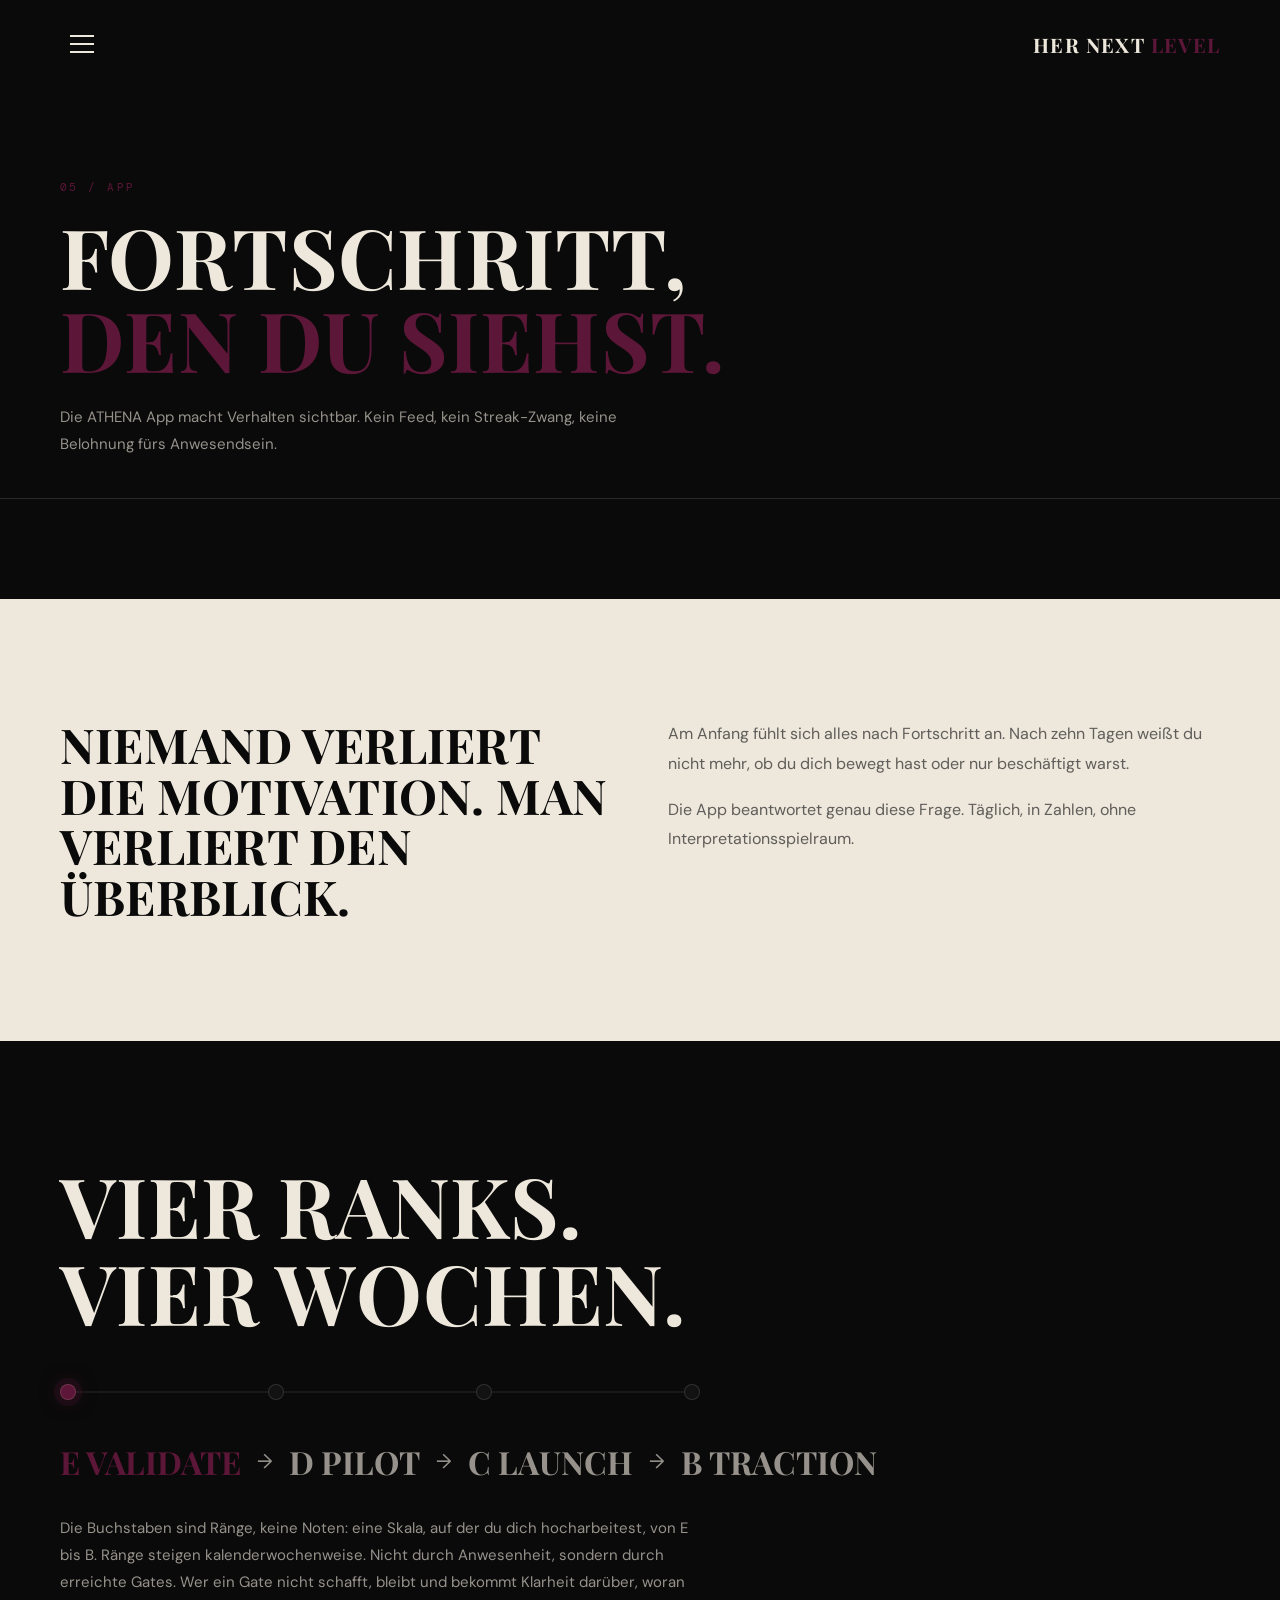
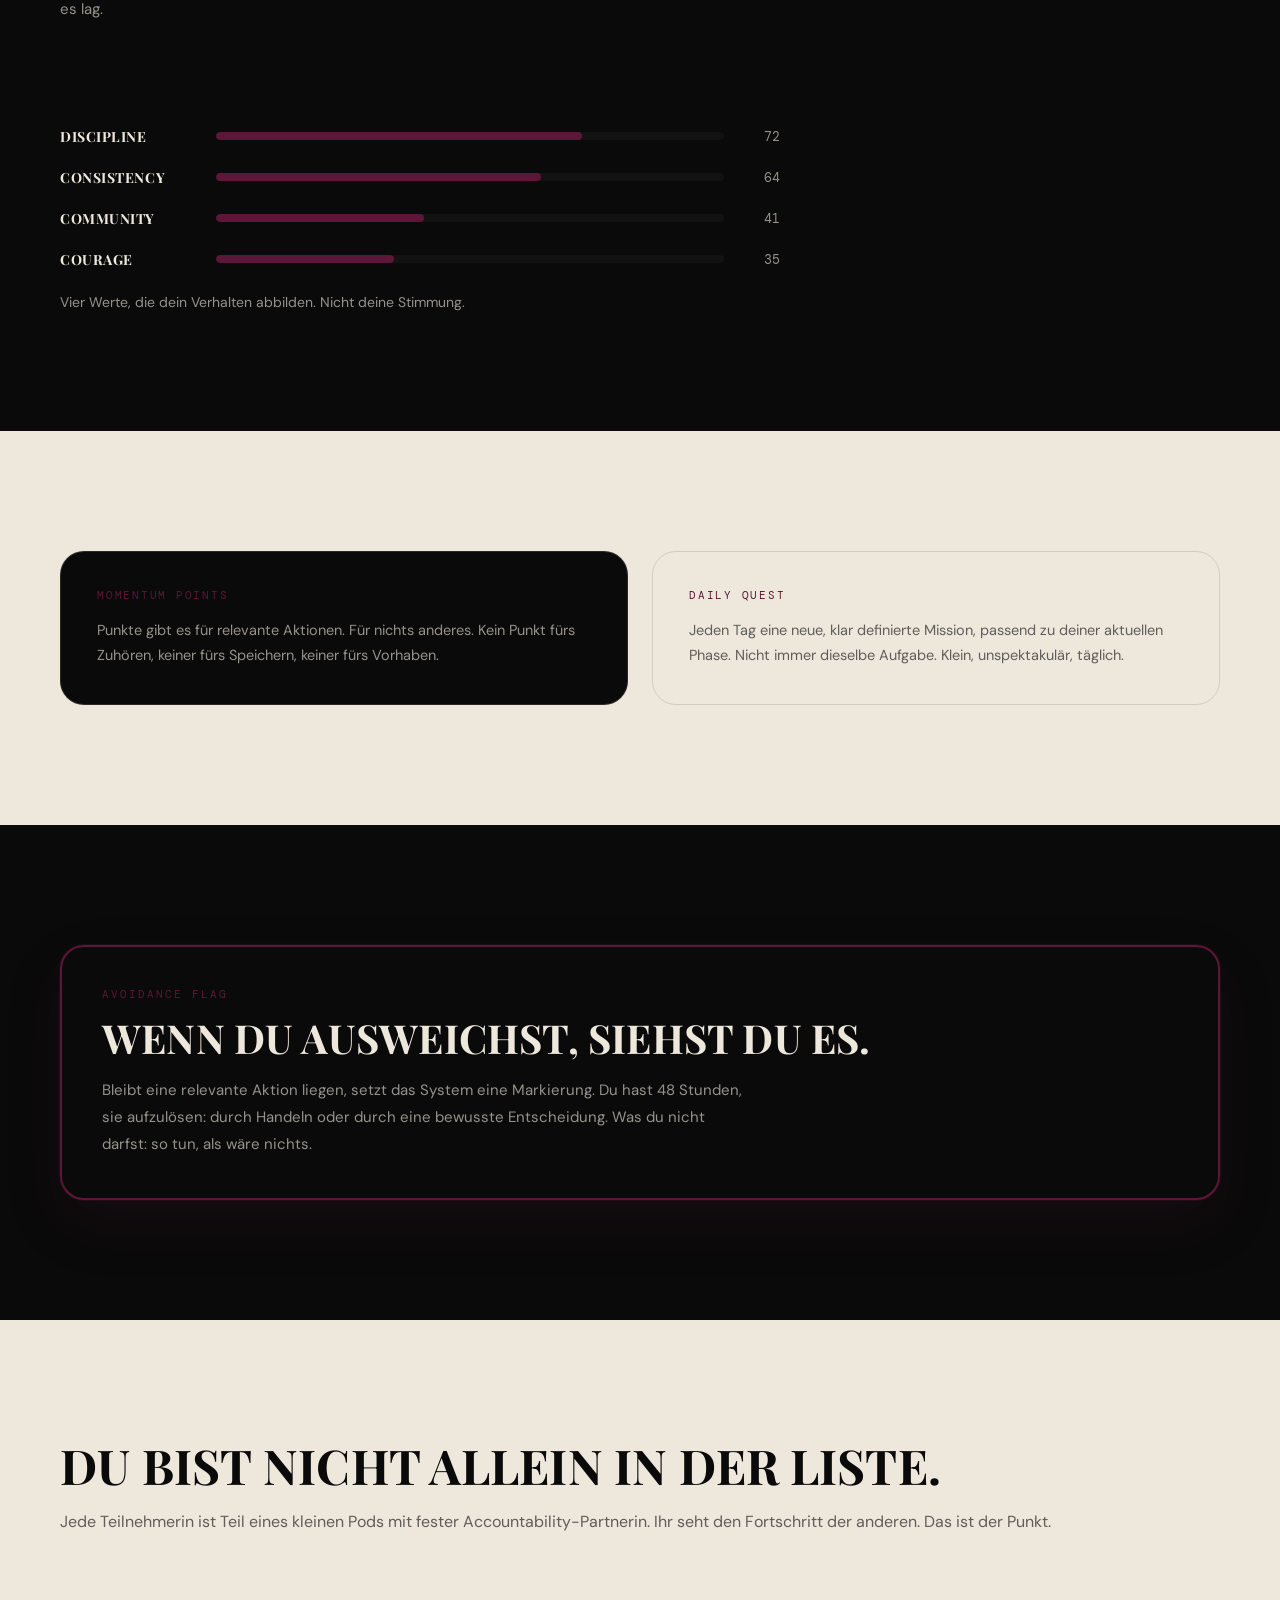
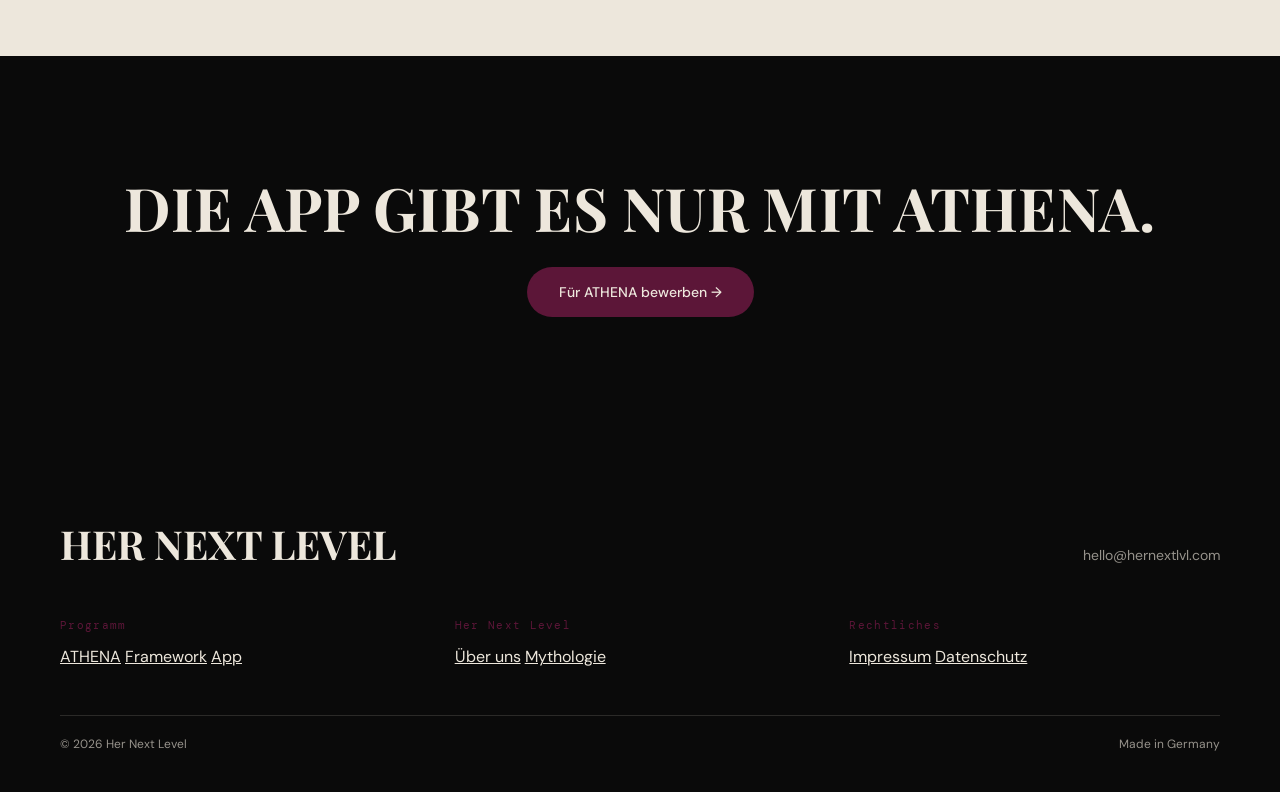
<file: app.html>
<!DOCTYPE html>
<html lang="de">
<head>
<meta charset="UTF-8">
<meta name="viewport" content="width=device-width, initial-scale=1.0">
<title>App · Her Next Level</title>
<link rel="icon" type="image/png" href="assets/images/favicon.png">
<meta name="description" content="Die ATHENA App macht Verhalten sichtbar. Kein Feed, kein Streak-Zwang, keine Belohnung fürs Anwesendsein.">
<link rel="preconnect" href="https://fonts.googleapis.com">
<link href="https://fonts.googleapis.com/css2?family=Playfair+Display:wght@500;600;700;800&family=DM+Sans:wght@400;500;700&family=DM+Mono:wght@400;500&display=swap" rel="stylesheet">
<style>
  :root {
    --pink:      #5C1638;
    --black:     #0A0A0A;
    --cream:     #EDE7DC;
    --card-dark: #121212;
    --line-dark: rgba(237,231,220,0.14);
    --line-light:rgba(10,10,10,0.12);
    --muted-dark: rgba(237,231,220,0.62);
    --muted-light:rgba(10,10,10,0.62);
  }
  * { margin:0; padding:0; box-sizing:border-box; }
  html { scroll-behavior:smooth; overflow-x:hidden; }
  body { background:var(--black); color:var(--cream); font-family:'DM Sans',sans-serif; font-weight:400; }
  img { max-width:100%; display:block; }
  a { color:inherit; }
  button, input, textarea { font-family:inherit; }

  .container { max-width:1240px; margin:0 auto; padding:0 40px; }
  @media (max-width:640px) { .container { padding:0 24px; } }

  h1,h2,h3,.headline {
    font-family:'Playfair Display',serif; text-transform:uppercase;
    line-height:1.05; letter-spacing:0.005em; font-weight:700; text-rendering:optimizeLegibility;
    overflow-wrap:break-word;
  }
  .headline { font-size:clamp(48px,6.5vw,104px); }
  @media (max-width:640px) { .headline { font-size:clamp(38px,9vw,64px); } }
  .eyebrow {
    font-family:'DM Mono',monospace; font-size:11px; letter-spacing:0.22em;
    text-transform:uppercase; color:var(--pink);
    margin-bottom:20px;
  }

  section.section { padding:120px 0; position:relative; }
  @media (max-width:640px) { section.section { padding:72px 0; } }
  .section-dark { background:var(--black); color:var(--cream); }
  .section-light { background:var(--cream); color:var(--black); }

  .reveal { opacity:0; transform:translateY(24px); transition:opacity .5s ease, transform .5s ease; }
  .reveal.visible { opacity:1; transform:translateY(0); }

  #scroll-track { position:fixed; top:0; right:0; width:4px; height:100%; z-index:200; pointer-events:none; }
  #scroll-bar { width:100%; height:0%; background:var(--pink); }

  /* ============ NAV V2 (burger) ============ */
  .site-nav-v2 { position:fixed; top:0; left:0; right:0; z-index:1000; padding:22px 0; transition:background .3s, border-color .3s; border-bottom:1px solid transparent; }
  .site-nav-v2 .container { display:flex; align-items:center; justify-content:space-between; }
  .site-nav-v2.scrolled { background:rgba(10,10,10,0.92); backdrop-filter:blur(12px); border-color:var(--line-dark); }
  .nav-logo-v2 { font-family:'Playfair Display',serif; font-weight:700; font-size:20px; letter-spacing:0.06em; text-transform:uppercase; color:var(--cream); text-decoration:none; }
  .nav-logo-v2 .pink { color:var(--pink); }

  .burger-btn { width:44px; height:44px; display:flex; align-items:center; justify-content:center; flex-direction:column; gap:6px; background:none; border:none; cursor:pointer; position:relative; z-index:1002; }
  .burger-btn span { width:24px; height:2px; background:var(--cream); display:block; transition:transform .3s ease, opacity .3s ease; }
  .burger-btn.open span:nth-child(1) { transform:translateY(8px) rotate(45deg); }
  .burger-btn.open span:nth-child(2) { opacity:0; }
  .burger-btn.open span:nth-child(3) { transform:translateY(-8px) rotate(-45deg); }

  .nav-overlay {
    position:fixed; inset:0; z-index:1001; background:var(--black);
    transform:translateX(100%); transition:transform .4s cubic-bezier(.7,0,.2,1);
    display:flex; flex-direction:column; justify-content:space-between;
    padding:120px 40px 40px; overflow-y:auto;
  }
  .nav-overlay.open { transform:translateX(0); }
  @media (max-width:640px) { .nav-overlay { padding:110px 24px 32px; } }

  .nav-overlay-links { display:flex; flex-direction:column; gap:6px; }
  .nav-overlay-links a {
    font-family:'Playfair Display',serif; font-weight:700; font-size:clamp(36px,6vw,68px); text-transform:uppercase;
    color:var(--cream); text-decoration:none; position:relative; display:inline-flex; align-items:baseline; gap:16px;
    width:fit-content; opacity:0; transform:translateY(20px); transition:opacity .3s ease, transform .3s ease, color .2s ease;
  }
  .nav-overlay.open .nav-overlay-links a { opacity:1; transform:translateY(0); }
  .nav-overlay-links a .nav-num { font-family:'DM Mono',monospace; font-size:11px; color:var(--pink); }
  .nav-overlay-links a::after {
    content:''; position:absolute; left:0; bottom:6px; width:0; height:2px; background:var(--pink); transition:width .25s ease;
  }
  .nav-overlay-links a:hover::after { width:100%; }
  .nav-overlay-links a:hover { color:var(--pink); }
  .nav-overlay-links a.active { color:var(--pink); }
  .nav-dot { display:none; width:8px; height:8px; border-radius:50%; background:var(--pink); }
  .nav-overlay-links a.active .nav-dot { display:inline-block; }
  @media (max-width:640px) { .nav-overlay-links a { font-size:clamp(32px,9vw,48px); } }

  .nav-overlay-foot { display:flex; justify-content:space-between; align-items:flex-end; flex-wrap:wrap; gap:24px; }
  .nav-overlay-meta { font-family:'DM Mono',monospace; font-size:11px; color:var(--muted-dark); display:flex; gap:16px; flex-wrap:wrap; }
  .nav-overlay-meta a { color:var(--muted-dark); text-decoration:none; }
  .nav-overlay-meta a:hover { color:var(--cream); }
  .nav-overlay-cta {
    display:inline-flex; align-items:center; gap:8px; background:var(--pink); color:var(--cream);
    border-radius:999px; padding:14px 26px; font-size:14px; font-weight:500; text-decoration:none; white-space:nowrap;
  }
  @media (max-width:640px) { .nav-overlay-foot { flex-direction:column; align-items:stretch; } .nav-overlay-cta { justify-content:center; } }

  body.menu-open { overflow:hidden; }

  /* ============ FOOTER V2 ============ */
  footer.site-footer-v2 { background:var(--black); color:var(--cream); padding:80px 0 40px; }
  .footer-row1 { display:flex; justify-content:space-between; align-items:baseline; flex-wrap:wrap; gap:16px; margin-bottom:48px; }
  .footer-brand-v2 { font-family:'Playfair Display',serif; font-weight:700; font-size:clamp(28px,4vw,40px); text-transform:uppercase; }
  .footer-email-v2 { font-size:14px; color:var(--muted-dark); }
  .footer-cols { display:grid; grid-template-columns:repeat(3,1fr); gap:24px; margin-bottom:48px; }
  @media (max-width:700px) { .footer-cols { grid-template-columns:1fr; gap:32px; } }
  .footer-col-label { font-family:'DM Mono',monospace; font-size:11px; letter-spacing:0.12em; color:var(--pink); margin-bottom:14px; }
  .footer-col a { display:block; font-size:14px; color:var(--muted-dark); text-decoration:none; margin-bottom:8px; transition:color .2s; }
  .footer-col a:hover { color:var(--cream); }
  .footer-line-v2 { height:1px; background:var(--line-dark); margin-bottom:20px; }
  .footer-bottom-row { display:flex; justify-content:space-between; font-size:12px; color:var(--muted-dark); flex-wrap:wrap; gap:8px; }

  /* ============ PAGE HEADER ============ */
  .page-header { padding:180px 0 100px; background:var(--black); color:var(--cream); }
  @media (max-width:640px) { .page-header { padding:140px 0 64px; } }
  .page-header .headline { margin-bottom:24px; line-height:1.0; }
  .page-header .headline .pink { color:var(--pink); }
  .page-header-sub { font-size:15px; line-height:1.8; color:var(--muted-dark); max-width:560px; margin-bottom:40px; }
  .page-header-line { height:1px; background:var(--line-dark); }

  /* ============ PAGE-SPECIFIC ============ */
  .app-grid { display:grid; grid-template-columns:1fr 1fr; gap:56px; align-items:start; }
  @media (max-width:900px) { .app-grid { grid-template-columns:1fr; gap:32px; } }
  .app-headline-light { font-size:clamp(30px,4.2vw,48px); color:var(--black); min-width:0; }
  .app-copy { font-size:16px; line-height:1.85; color:var(--muted-light); }
  .app-copy p + p { margin-top:16px; }

  .ranks-progress { display:flex; align-items:center; justify-content:space-between; max-width:640px; margin:48px 0 40px; position:relative; }
  .ranks-progress::before {
    content:''; position:absolute; top:50%; left:8px; right:8px; height:1px; background:var(--line-dark); transform:translateY(-50%); z-index:0;
  }
  .ranks-dot { width:16px; height:16px; border-radius:50%; background:var(--card-dark); border:1px solid var(--line-dark); position:relative; z-index:1; }
  .ranks-dot.active { background:var(--pink); box-shadow:0 0 0 6px rgba(92,22,56,.18), 0 0 20px rgba(92,22,56,.5); }

  .ranks-row { display:flex; align-items:center; gap:16px; flex-wrap:wrap; margin-bottom:32px; }
  .ranks-row .rank-item { font-family:'Playfair Display',serif; font-weight:700; font-size:clamp(22px,3vw,32px); text-transform:uppercase; color:var(--muted-dark); }
  .ranks-row .rank-item.active { color:var(--pink); }
  .ranks-row .rank-arrow { color:var(--muted-dark); font-size:20px; }
  .ranks-text { font-size:15px; line-height:1.8; color:var(--muted-dark); max-width:640px; }

  .stats-bars { display:flex; flex-direction:column; gap:22px; max-width:720px; margin:40px 0 24px; }
  .stat-bar-row { display:grid; grid-template-columns:140px 1fr 40px; align-items:center; gap:16px; }
  @media (max-width:600px) { .stat-bar-row { grid-template-columns:100px 1fr 32px; } }
  .stat-bar-name { font-family:'Playfair Display',serif; font-weight:700; font-size:14px; letter-spacing:0.04em; text-transform:uppercase; color:var(--cream); }
  .stat-bar-track { height:8px; background:var(--card-dark); border-radius:999px; overflow:hidden; }
  .stat-bar-fill { height:100%; width:0%; background:var(--pink); border-radius:999px; transition:width 1.1s cubic-bezier(.2,.7,.2,1); }
  .stat-bar-value { font-family:'DM Mono',monospace; font-size:13px; color:var(--muted-dark); text-align:right; }
  .stats-subtitle { font-size:14px; color:var(--muted-dark); }

  .mq-row { display:grid; grid-template-columns:1fr 1fr; gap:24px; }
  @media (max-width:760px) { .mq-row { grid-template-columns:1fr; } }
  .mq-card { border-radius:24px; padding:36px; border:1px solid var(--line-light); }
  .mq-label { font-family:'DM Mono',monospace; font-size:11px; letter-spacing:0.16em; text-transform:uppercase; color:var(--pink); margin-bottom:16px; }
  .mq-text { font-size:14.5px; line-height:1.75; color:var(--muted-light); }

  .flag-box { border:2px solid var(--pink); border-radius:24px; padding:40px; box-shadow:0 0 0 1px rgba(92,22,56,.25), 0 24px 60px rgba(92,22,56,.12); }
  .flag-label { font-family:'DM Mono',monospace; font-size:11px; letter-spacing:0.18em; text-transform:uppercase; color:var(--pink); margin-bottom:16px; }
  .flag-title { font-family:'Playfair Display',serif; font-weight:700; font-size:clamp(26px,4vw,40px); text-transform:uppercase; margin-bottom:18px; line-height:1.05; }
  .flag-text { font-size:15px; line-height:1.8; color:var(--muted-dark); max-width:640px; }

  .closer-dark { text-align:center; }
  .closer-dark-title { font-family:'Playfair Display',serif; font-weight:700; font-size:clamp(30px,5.5vw,60px); text-transform:uppercase; margin-bottom:28px; line-height:1.05; }
  .closer-dark-btn {
    display:inline-flex; align-items:center; gap:8px; background:var(--pink); color:var(--cream);
    border-radius:999px; padding:16px 32px; font-size:14px; font-weight:500; text-decoration:none; transition:opacity .2s;
  }
  .closer-dark-btn:hover { opacity:0.85; }
</style>
</head>
<body>

<div id="scroll-track"><div id="scroll-bar"></div></div>

<nav class="site-nav-v2" id="siteNav">
  <div class="container">
    <button class="burger-btn" id="burgerBtn" aria-label="Menü öffnen" aria-expanded="false">
      <span></span><span></span><span></span>
    </button>
    <a href="index.html" class="nav-logo-v2">HER NEXT <span class="pink">LEVEL</span></a>
  </div>
</nav>

<div class="nav-overlay" id="navOverlay">
  <div class="nav-overlay-links">
    <a href="index.html"><span class="nav-dot"></span><span class="nav-num">01</span>&nbsp;ATHENA</a>
    <a href="ueber-uns.html"><span class="nav-dot"></span><span class="nav-num">02</span>&nbsp;ÜBER UNS</a>
    <a href="framework.html"><span class="nav-dot"></span><span class="nav-num">03</span>&nbsp;FRAMEWORK</a>
    <a href="mythologie.html"><span class="nav-dot"></span><span class="nav-num">04</span>&nbsp;MYTHOLOGIE</a>
    <a href="app.html" class="active"><span class="nav-dot"></span><span class="nav-num">05</span>&nbsp;APP</a>
  </div>
  <div class="nav-overlay-foot">
    <div class="nav-overlay-meta">
      <a href="mailto:hello@hernextlvl.com">hello@hernextlvl.com</a>
      <a href="impressum.html">Impressum</a>
      <a href="datenschutz.html">Datenschutz</a>
    </div>
    <a href="index.html#bewerbung" class="nav-overlay-cta">Für ATHENA bewerben →</a>
  </div>
</div>

<header class="page-header">
  <div class="container">
    <p class="eyebrow reveal">05 / APP</p>
    <h1 class="headline reveal">FORTSCHRITT,<br><span class="pink">DEN DU SIEHST.</span></h1>
    <p class="page-header-sub reveal">Die ATHENA App macht Verhalten sichtbar. Kein Feed, kein Streak-Zwang, keine Belohnung fürs Anwesendsein.</p>
  </div>
  <div class="page-header-line"></div>
</header>

<!-- Block 1 — Das Problem mit Motivation -->
<section class="section section-light">
  <div class="container">
    <div class="app-grid">
      <h2 class="app-headline-light reveal">NIEMAND VERLIERT DIE MOTIVATION. MAN VERLIERT DEN ÜBERBLICK.</h2>
      <div class="app-copy reveal">
        <p>Am Anfang fühlt sich alles nach Fortschritt an. Nach zehn Tagen weißt du nicht mehr, ob du dich bewegt hast oder nur beschäftigt warst.</p>
        <p>Die App beantwortet genau diese Frage. Täglich, in Zahlen, ohne Interpretationsspielraum.</p>
      </div>
    </div>
  </div>
</section>

<!-- Block 2 — Ranks -->
<section class="section section-dark" style="padding-bottom:0;">
  <div class="container">
    <h2 class="headline reveal">VIER RANKS.<br>VIER WOCHEN.</h2>

    <div class="ranks-progress reveal">
      <div class="ranks-dot active"></div>
      <div class="ranks-dot"></div>
      <div class="ranks-dot"></div>
      <div class="ranks-dot"></div>
    </div>

    <div class="ranks-row reveal">
      <span class="rank-item active">E VALIDATE</span>
      <span class="rank-arrow">→</span>
      <span class="rank-item">D PILOT</span>
      <span class="rank-arrow">→</span>
      <span class="rank-item">C LAUNCH</span>
      <span class="rank-arrow">→</span>
      <span class="rank-item">B TRACTION</span>
    </div>

    <p class="ranks-text reveal" style="padding-bottom:64px;">Die Buchstaben sind Ränge, keine Noten: eine Skala, auf der du dich hocharbeitest, von E bis B. Ränge steigen kalenderwochenweise. Nicht durch Anwesenheit, sondern durch erreichte Gates. Wer ein Gate nicht schafft, bleibt und bekommt Klarheit darüber, woran es lag.</p>
  </div>
</section>

<!-- Block 3 — Stats -->
<section class="section section-dark" style="padding-top:0;">
  <div class="container">
    <div class="stats-bars reveal" id="statsBars">
      <div class="stat-bar-row">
        <span class="stat-bar-name">Discipline</span>
        <div class="stat-bar-track"><div class="stat-bar-fill" data-value="72"></div></div>
        <span class="stat-bar-value">72</span>
      </div>
      <div class="stat-bar-row">
        <span class="stat-bar-name">Consistency</span>
        <div class="stat-bar-track"><div class="stat-bar-fill" data-value="64"></div></div>
        <span class="stat-bar-value">64</span>
      </div>
      <div class="stat-bar-row">
        <span class="stat-bar-name">Community</span>
        <div class="stat-bar-track"><div class="stat-bar-fill" data-value="41"></div></div>
        <span class="stat-bar-value">41</span>
      </div>
      <div class="stat-bar-row">
        <span class="stat-bar-name">Courage</span>
        <div class="stat-bar-track"><div class="stat-bar-fill" data-value="35"></div></div>
        <span class="stat-bar-value">35</span>
      </div>
    </div>
    <p class="stats-subtitle reveal">Vier Werte, die dein Verhalten abbilden. Nicht deine Stimmung.</p>
  </div>
</section>

<!-- Block 4 — Momentum Points & Daily Quest -->
<section class="section section-light">
  <div class="container">
    <div class="mq-row reveal">
      <div class="mq-card" style="background:var(--black); border-color:var(--line-dark);">
        <p class="mq-label">Momentum Points</p>
        <p class="mq-text" style="color:var(--muted-dark);">Punkte gibt es für relevante Aktionen. Für nichts anderes. Kein Punkt fürs Zuhören, keiner fürs Speichern, keiner fürs Vorhaben.</p>
      </div>
      <div class="mq-card">
        <p class="mq-label">Daily Quest</p>
        <p class="mq-text">Jeden Tag eine neue, klar definierte Mission, passend zu deiner aktuellen Phase. Nicht immer dieselbe Aufgabe. Klein, unspektakulär, täglich.</p>
      </div>
    </div>
  </div>
</section>

<!-- Block 5 — Avoidance Flag -->
<section class="section section-dark">
  <div class="container">
    <div class="flag-box reveal">
      <p class="flag-label">Avoidance Flag</p>
      <h2 class="flag-title">Wenn du ausweichst, siehst du es.</h2>
      <p class="flag-text">Bleibt eine relevante Aktion liegen, setzt das System eine Markierung. Du hast 48 Stunden, sie aufzulösen: durch Handeln oder durch eine bewusste Entscheidung. Was du nicht darfst: so tun, als wäre nichts.</p>
    </div>
  </div>
</section>

<!-- Block 6 — Pods -->
<section class="section section-light">
  <div class="container">
    <h2 class="app-headline-light reveal" style="margin-bottom:16px;">DU BIST NICHT ALLEIN IN DER LISTE.</h2>
    <p class="app-copy reveal">Jede Teilnehmerin ist Teil eines kleinen Pods mit fester Accountability-Partnerin. Ihr seht den Fortschritt der anderen. Das ist der Punkt.</p>
  </div>
</section>

<!-- Abschluss -->
<section class="section section-dark closer-dark">
  <div class="container">
    <h2 class="closer-dark-title reveal">Die App gibt es nur mit ATHENA.</h2>
    <a href="index.html#bewerbung" class="closer-dark-btn reveal">Für ATHENA bewerben →</a>
  </div>
</section>

<footer class="site-footer-v2">
  <div class="container">
    <div class="footer-row1">
      <p class="footer-brand-v2">Her Next Level</p>
      <p class="footer-email-v2">hello@hernextlvl.com</p>
    </div>
    <div class="footer-cols">
      <div>
        <p class="footer-col-label">Programm</p>
        <a href="index.html">ATHENA</a>
        <a href="framework.html">Framework</a>
        <a href="app.html">App</a>
      </div>
      <div>
        <p class="footer-col-label">Her Next Level</p>
        <a href="ueber-uns.html">Über uns</a>
        <a href="mythologie.html">Mythologie</a>
      </div>
      <div>
        <p class="footer-col-label">Rechtliches</p>
        <a href="impressum.html">Impressum</a>
        <a href="datenschutz.html">Datenschutz</a>
      </div>
    </div>
    <div class="footer-line-v2"></div>
    <div class="footer-bottom-row">
      <span>© 2026 Her Next Level</span>
      <span>Made in Germany</span>
    </div>
  </div>
</footer>

<script>
  (function () {
    const nav = document.getElementById('siteNav');
    const burgerBtn = document.getElementById('burgerBtn');
    const overlay = document.getElementById('navOverlay');

    window.addEventListener('scroll', () => {
      nav.classList.toggle('scrolled', window.scrollY > 40);
    }, { passive: true });

    function openMenu() {
      overlay.classList.add('open');
      burgerBtn.classList.add('open');
      burgerBtn.setAttribute('aria-expanded', 'true');
      document.body.classList.add('menu-open');
    }
    function closeMenu() {
      overlay.classList.remove('open');
      burgerBtn.classList.remove('open');
      burgerBtn.setAttribute('aria-expanded', 'false');
      document.body.classList.remove('menu-open');
    }
    burgerBtn.addEventListener('click', () => {
      overlay.classList.contains('open') ? closeMenu() : openMenu();
    });
    document.addEventListener('keydown', (e) => {
      if (e.key === 'Escape' && overlay.classList.contains('open')) closeMenu();
    });
    overlay.querySelectorAll('a').forEach(a => a.addEventListener('click', closeMenu));

    const links = overlay.querySelectorAll('.nav-overlay-links a');
    links.forEach((a, i) => { a.style.transitionDelay = (i * 60) + 'ms'; });
  })();

  const revealObserver = new IntersectionObserver((entries) => {
    entries.forEach(e => { if (e.isIntersecting) e.target.classList.add('visible'); });
  }, { threshold: 0.12 });
  document.querySelectorAll('.reveal').forEach(el => revealObserver.observe(el));

  // Animate stat bars once visible
  const statsBars = document.getElementById('statsBars');
  const statsObserver = new IntersectionObserver((entries) => {
    entries.forEach(e => {
      if (e.isIntersecting) {
        statsBars.querySelectorAll('.stat-bar-fill').forEach(fill => {
          fill.style.width = fill.dataset.value + '%';
        });
        statsObserver.disconnect();
      }
    });
  }, { threshold: 0.3 });
  statsObserver.observe(statsBars);

  const scrollBar = document.getElementById('scroll-bar');
  function updateScrollBar() {
    const h = document.documentElement;
    const scrolled = h.scrollTop;
    const total = h.scrollHeight - h.clientHeight;
    scrollBar.style.height = (total > 0 ? (scrolled / total) * 100 : 0) + '%';
  }
  window.addEventListener('scroll', updateScrollBar, { passive: true });
  updateScrollBar();
</script>
</body>
</html>
</file>
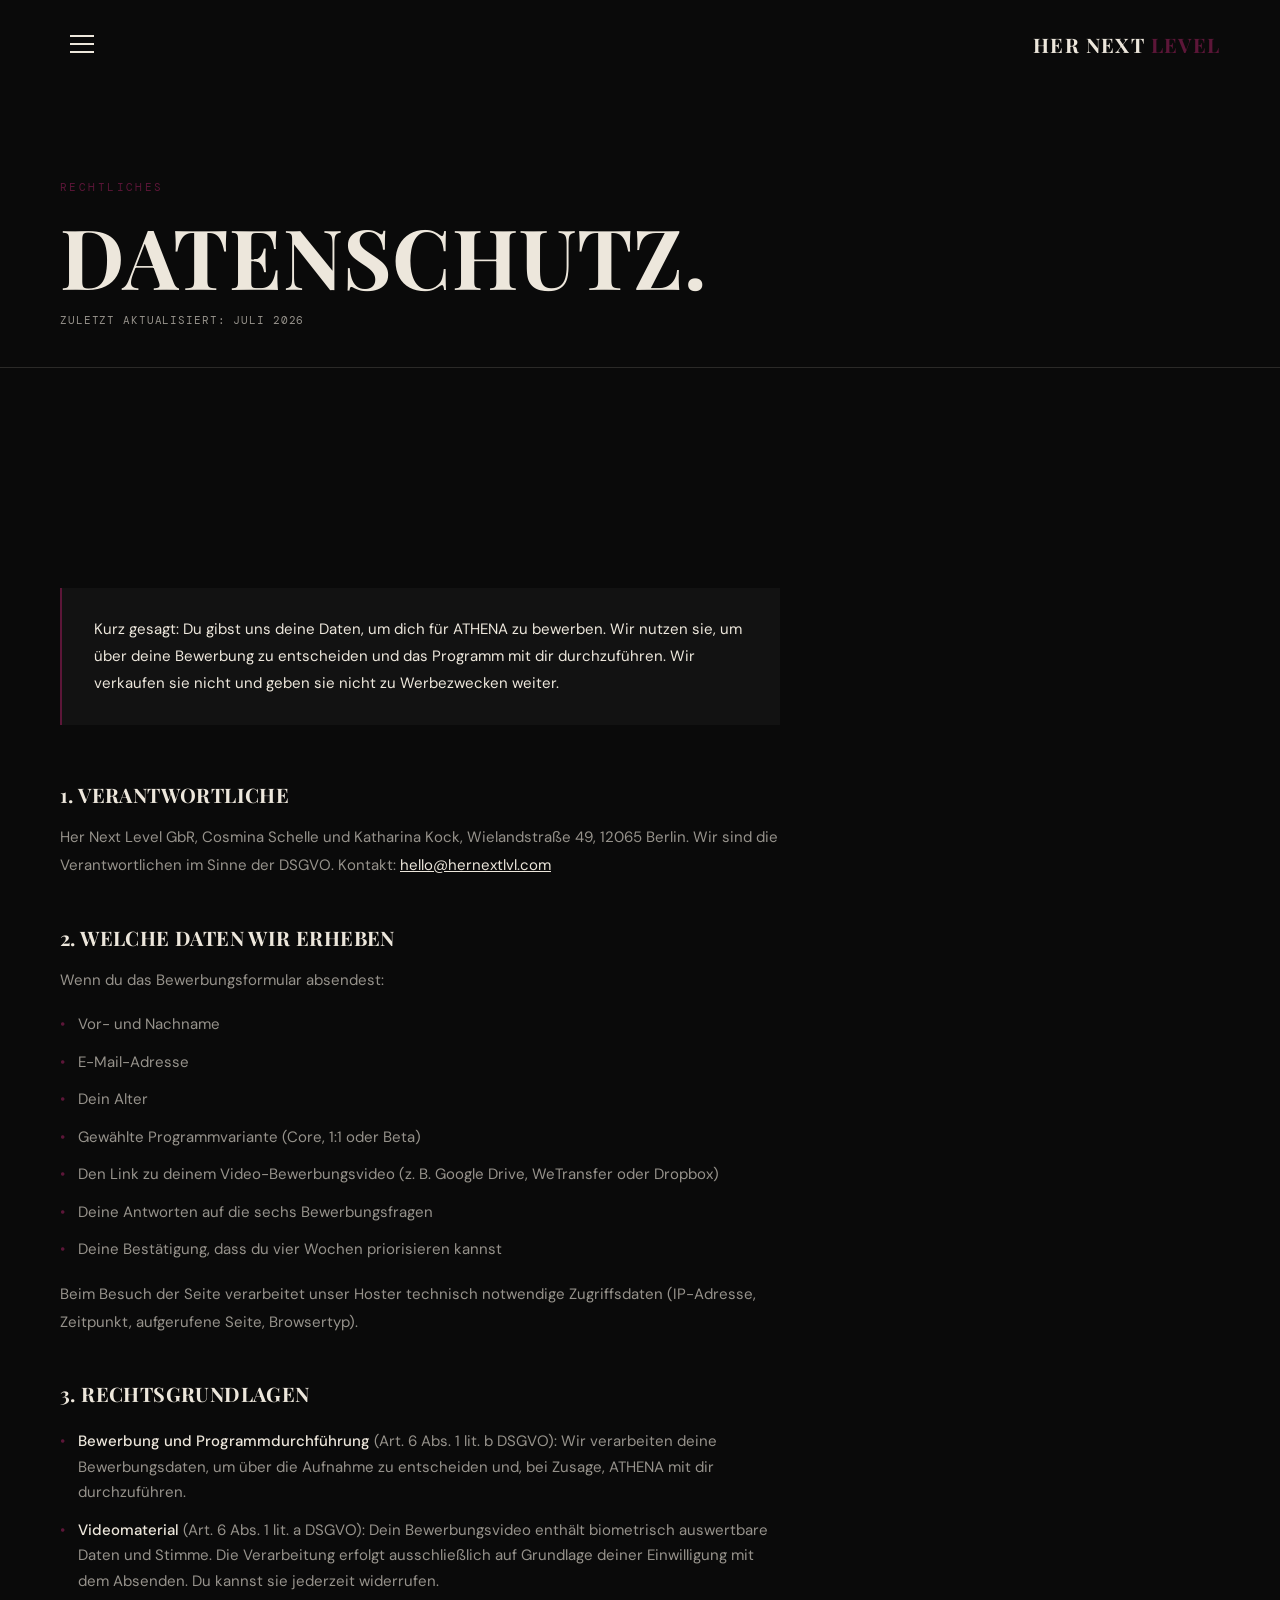
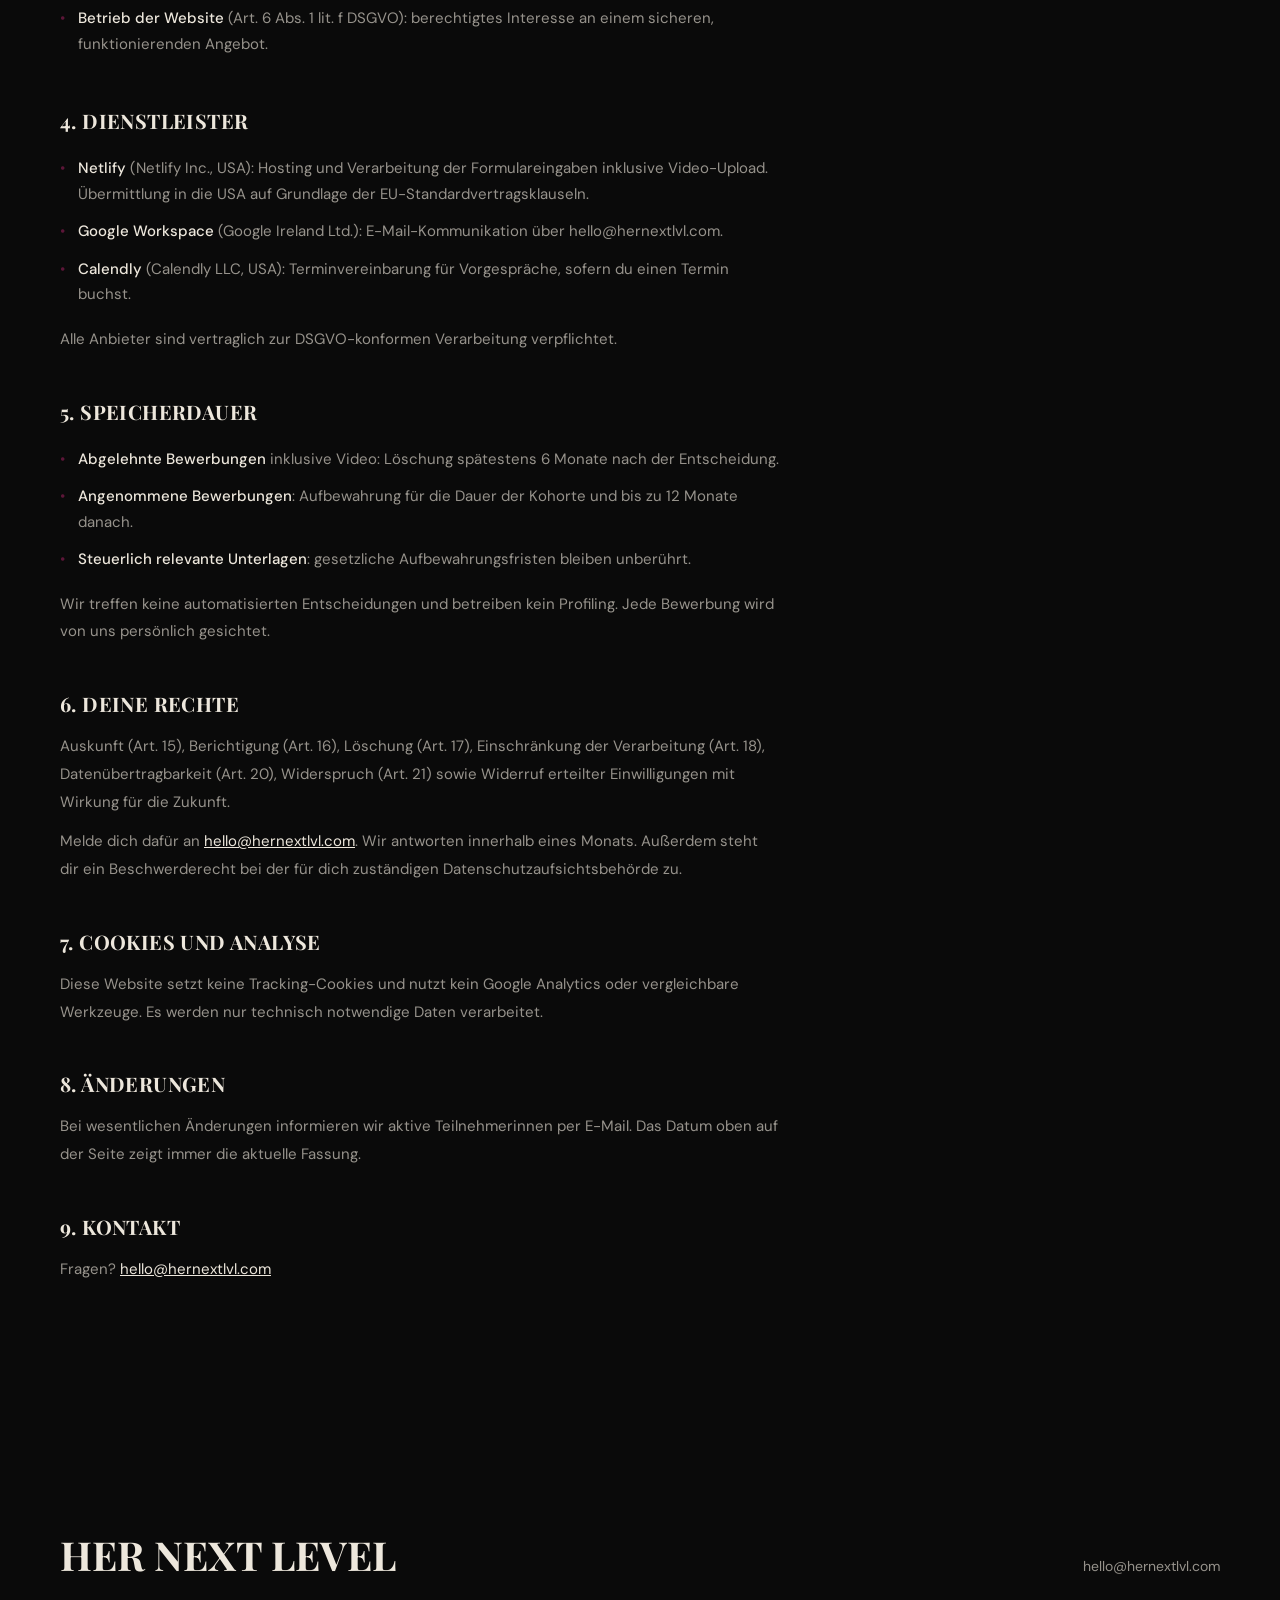
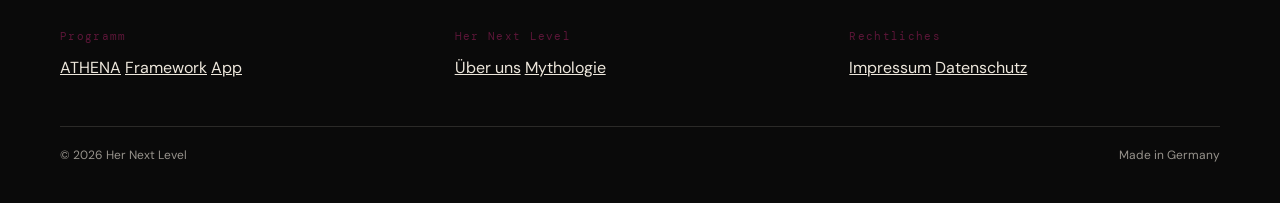
<file: datenschutz.html>
<!DOCTYPE html>
<html lang="de">
<head>
<meta charset="UTF-8">
<meta name="viewport" content="width=device-width, initial-scale=1.0">
<title>Datenschutz · Her Next Level</title>
<link rel="icon" type="image/png" href="assets/images/favicon.png">
<link rel="preconnect" href="https://fonts.googleapis.com">
<link href="https://fonts.googleapis.com/css2?family=Playfair+Display:wght@500;600;700;800&family=DM+Sans:wght@400;500;700&family=DM+Mono:wght@400;500&display=swap" rel="stylesheet">
<style>
  :root {
    --pink:      #5C1638;
    --black:     #0A0A0A;
    --cream:     #EDE7DC;
    --card-dark: #121212;
    --line-dark: rgba(237,231,220,0.14);
    --line-light:rgba(10,10,10,0.12);
    --muted-dark: rgba(237,231,220,0.62);
    --muted-light:rgba(10,10,10,0.62);
  }
  * { margin:0; padding:0; box-sizing:border-box; }
  html { scroll-behavior:smooth; overflow-x:hidden; }
  body { background:var(--black); color:var(--cream); font-family:'DM Sans',sans-serif; font-weight:400; }
  img { max-width:100%; display:block; }
  a { color:inherit; }
  button, input, textarea { font-family:inherit; }

  .container { max-width:1240px; margin:0 auto; padding:0 40px; }
  @media (max-width:640px) { .container { padding:0 24px; } }

  h1,h2,h3,.headline {
    font-family:'Playfair Display',serif; text-transform:uppercase;
    line-height:1.05; letter-spacing:0.005em; font-weight:700; text-rendering:optimizeLegibility;
    overflow-wrap:break-word;
  }
  .headline { font-size:clamp(48px,6.5vw,104px); }
  @media (max-width:640px) { .headline { font-size:clamp(38px,9vw,64px); } }
  .eyebrow {
    font-family:'DM Mono',monospace; font-size:11px; letter-spacing:0.22em;
    text-transform:uppercase; color:var(--pink);
    margin-bottom:20px;
  }

  section.section { padding:120px 0; position:relative; }
  @media (max-width:640px) { section.section { padding:72px 0; } }
  .section-dark { background:var(--black); color:var(--cream); }

  .reveal { opacity:0; transform:translateY(24px); transition:opacity .5s ease, transform .5s ease; }
  .reveal.visible { opacity:1; transform:translateY(0); }

  #scroll-track { position:fixed; top:0; right:0; width:4px; height:100%; z-index:200; pointer-events:none; }
  #scroll-bar { width:100%; height:0%; background:var(--pink); }

  /* ============ NAV V2 (burger) ============ */
  .site-nav-v2 { position:fixed; top:0; left:0; right:0; z-index:1000; padding:22px 0; transition:background .3s, border-color .3s; border-bottom:1px solid transparent; }
  .site-nav-v2 .container { display:flex; align-items:center; justify-content:space-between; }
  .site-nav-v2.scrolled { background:rgba(10,10,10,0.92); backdrop-filter:blur(12px); border-color:var(--line-dark); }
  .nav-logo-v2 { font-family:'Playfair Display',serif; font-weight:700; font-size:20px; letter-spacing:0.06em; text-transform:uppercase; color:var(--cream); text-decoration:none; }
  .nav-logo-v2 .pink { color:var(--pink); }

  .burger-btn { width:44px; height:44px; display:flex; align-items:center; justify-content:center; flex-direction:column; gap:6px; background:none; border:none; cursor:pointer; position:relative; z-index:1002; }
  .burger-btn span { width:24px; height:2px; background:var(--cream); display:block; transition:transform .3s ease, opacity .3s ease; }
  .burger-btn.open span:nth-child(1) { transform:translateY(8px) rotate(45deg); }
  .burger-btn.open span:nth-child(2) { opacity:0; }
  .burger-btn.open span:nth-child(3) { transform:translateY(-8px) rotate(-45deg); }

  .nav-overlay {
    position:fixed; inset:0; z-index:1001; background:var(--black);
    transform:translateX(100%); transition:transform .4s cubic-bezier(.7,0,.2,1);
    display:flex; flex-direction:column; justify-content:space-between;
    padding:120px 40px 40px; overflow-y:auto;
  }
  .nav-overlay.open { transform:translateX(0); }
  @media (max-width:640px) { .nav-overlay { padding:110px 24px 32px; } }

  .nav-overlay-links { display:flex; flex-direction:column; gap:6px; }
  .nav-overlay-links a {
    font-family:'Playfair Display',serif; font-weight:700; font-size:clamp(36px,6vw,68px); text-transform:uppercase;
    color:var(--cream); text-decoration:none; position:relative; display:inline-flex; align-items:baseline; gap:16px;
    width:fit-content; opacity:0; transform:translateY(20px); transition:opacity .3s ease, transform .3s ease, color .2s ease;
  }
  .nav-overlay.open .nav-overlay-links a { opacity:1; transform:translateY(0); }
  .nav-overlay-links a .nav-num { font-family:'DM Mono',monospace; font-size:11px; color:var(--pink); }
  .nav-overlay-links a::after {
    content:''; position:absolute; left:0; bottom:6px; width:0; height:2px; background:var(--pink); transition:width .25s ease;
  }
  .nav-overlay-links a:hover::after { width:100%; }
  .nav-overlay-links a:hover { color:var(--pink); }
  .nav-overlay-links a.active { color:var(--pink); }
  .nav-dot { display:none; width:8px; height:8px; border-radius:50%; background:var(--pink); }
  .nav-overlay-links a.active .nav-dot { display:inline-block; }
  @media (max-width:640px) { .nav-overlay-links a { font-size:clamp(32px,9vw,48px); } }

  .nav-overlay-foot { display:flex; justify-content:space-between; align-items:flex-end; flex-wrap:wrap; gap:24px; }
  .nav-overlay-meta { font-family:'DM Mono',monospace; font-size:11px; color:var(--muted-dark); display:flex; gap:16px; flex-wrap:wrap; }
  .nav-overlay-meta a { color:var(--muted-dark); text-decoration:none; }
  .nav-overlay-meta a:hover { color:var(--cream); }
  .nav-overlay-cta {
    display:inline-flex; align-items:center; gap:8px; background:var(--pink); color:var(--cream);
    border-radius:999px; padding:14px 26px; font-size:14px; font-weight:500; text-decoration:none; white-space:nowrap;
  }
  @media (max-width:640px) { .nav-overlay-foot { flex-direction:column; align-items:stretch; } .nav-overlay-cta { justify-content:center; } }

  body.menu-open { overflow:hidden; }

  /* ============ FOOTER V2 ============ */
  footer.site-footer-v2 { background:var(--black); color:var(--cream); padding:80px 0 40px; }
  .footer-row1 { display:flex; justify-content:space-between; align-items:baseline; flex-wrap:wrap; gap:16px; margin-bottom:48px; }
  .footer-brand-v2 { font-family:'Playfair Display',serif; font-weight:700; font-size:clamp(28px,4vw,40px); text-transform:uppercase; }
  .footer-email-v2 { font-size:14px; color:var(--muted-dark); }
  .footer-cols { display:grid; grid-template-columns:repeat(3,1fr); gap:24px; margin-bottom:48px; }
  @media (max-width:700px) { .footer-cols { grid-template-columns:1fr; gap:32px; } }
  .footer-col-label { font-family:'DM Mono',monospace; font-size:11px; letter-spacing:0.12em; color:var(--pink); margin-bottom:14px; }
  .footer-col a { display:block; font-size:14px; color:var(--muted-dark); text-decoration:none; margin-bottom:8px; transition:color .2s; }
  .footer-col a:hover { color:var(--cream); }
  .footer-line-v2 { height:1px; background:var(--line-dark); margin-bottom:20px; }
  .footer-bottom-row { display:flex; justify-content:space-between; font-size:12px; color:var(--muted-dark); flex-wrap:wrap; gap:8px; }

  /* ============ PAGE HEADER ============ */
  .page-header { padding:180px 0 100px; background:var(--black); color:var(--cream); }
  @media (max-width:640px) { .page-header { padding:140px 0 64px; } }
  .page-header .headline { margin-bottom:16px; line-height:1.0; }
  .page-header-updated { font-family:'DM Mono',monospace; font-size:11px; letter-spacing:0.08em; text-transform:uppercase; color:var(--muted-dark); margin-bottom:40px; }
  .page-header-line { height:1px; background:var(--line-dark); }

  /* ============ LEGAL PAGE ============ */
  .legal-col { max-width:720px; }
  .legal-block { margin-bottom:44px; }
  .legal-title { font-family:'Playfair Display',serif; font-weight:700; font-size:20px; text-transform:uppercase; letter-spacing:0.02em; color:var(--cream); margin-bottom:16px; }
  .legal-text { font-size:15px; line-height:1.85; color:var(--muted-dark); }
  .legal-text a { color:var(--cream); text-decoration:underline; }
  .legal-list { list-style:none; margin:12px 0; }
  .legal-list li { font-size:15px; line-height:1.7; color:var(--muted-dark); padding:6px 0; position:relative; padding-left:18px; }
  .legal-list li::before { content:'\2022'; position:absolute; left:0; color:var(--pink); }
  .legal-list li strong { color:var(--cream); font-weight:500; }

  .highlight-box { border-left:2px solid var(--pink); background:var(--card-dark); padding:28px 32px; margin-bottom:56px; }
  .highlight-box p { font-size:15px; line-height:1.8; color:var(--cream); }
</style>
</head>
<body>

<div id="scroll-track"><div id="scroll-bar"></div></div>

<nav class="site-nav-v2" id="siteNav">
  <div class="container">
    <button class="burger-btn" id="burgerBtn" aria-label="Menü öffnen" aria-expanded="false">
      <span></span><span></span><span></span>
    </button>
    <a href="index.html" class="nav-logo-v2">HER NEXT <span class="pink">LEVEL</span></a>
  </div>
</nav>

<div class="nav-overlay" id="navOverlay">
  <div class="nav-overlay-links">
    <a href="index.html"><span class="nav-dot"></span><span class="nav-num">01</span>&nbsp;ATHENA</a>
    <a href="ueber-uns.html"><span class="nav-dot"></span><span class="nav-num">02</span>&nbsp;ÜBER UNS</a>
    <a href="framework.html"><span class="nav-dot"></span><span class="nav-num">03</span>&nbsp;FRAMEWORK</a>
    <a href="mythologie.html"><span class="nav-dot"></span><span class="nav-num">04</span>&nbsp;MYTHOLOGIE</a>
    <a href="app.html"><span class="nav-dot"></span><span class="nav-num">05</span>&nbsp;APP</a>
  </div>
  <div class="nav-overlay-foot">
    <div class="nav-overlay-meta">
      <a href="mailto:hello@hernextlvl.com">hello@hernextlvl.com</a>
      <a href="impressum.html">Impressum</a>
      <a href="datenschutz.html">Datenschutz</a>
    </div>
    <a href="index.html#bewerbung" class="nav-overlay-cta">Für ATHENA bewerben →</a>
  </div>
</div>

<header class="page-header">
  <div class="container">
    <p class="eyebrow reveal">RECHTLICHES</p>
    <h1 class="headline reveal">DATENSCHUTZ.</h1>
    <p class="page-header-updated reveal">Zuletzt aktualisiert: Juli 2026</p>
  </div>
  <div class="page-header-line"></div>
</header>

<section class="section section-dark">
  <div class="container">
    <div class="legal-col">

      <div class="highlight-box reveal">
        <p>Kurz gesagt: Du gibst uns deine Daten, um dich für ATHENA zu bewerben. Wir nutzen sie, um über deine Bewerbung zu entscheiden und das Programm mit dir durchzuführen. Wir verkaufen sie nicht und geben sie nicht zu Werbezwecken weiter.</p>
      </div>

      <div class="legal-block reveal">
        <p class="legal-title">1. Verantwortliche</p>
        <p class="legal-text">Her Next Level GbR, Cosmina Schelle und Katharina Kock, Wielandstraße 49, 12065 Berlin. Wir sind die Verantwortlichen im Sinne der DSGVO. Kontakt: <a href="mailto:hello@hernextlvl.com">hello@hernextlvl.com</a></p>
      </div>

      <div class="legal-block reveal">
        <p class="legal-title">2. Welche Daten wir erheben</p>
        <p class="legal-text">Wenn du das Bewerbungsformular absendest:</p>
        <ul class="legal-list">
          <li>Vor- und Nachname</li>
          <li>E-Mail-Adresse</li>
          <li>Dein Alter</li>
          <li>Gewählte Programmvariante (Core, 1:1 oder Beta)</li>
          <li>Den Link zu deinem Video-Bewerbungsvideo (z. B. Google Drive, WeTransfer oder Dropbox)</li>
          <li>Deine Antworten auf die sechs Bewerbungsfragen</li>
          <li>Deine Bestätigung, dass du vier Wochen priorisieren kannst</li>
        </ul>
        <p class="legal-text">Beim Besuch der Seite verarbeitet unser Hoster technisch notwendige Zugriffsdaten (IP-Adresse, Zeitpunkt, aufgerufene Seite, Browsertyp).</p>
      </div>

      <div class="legal-block reveal">
        <p class="legal-title">3. Rechtsgrundlagen</p>
        <ul class="legal-list">
          <li><strong>Bewerbung und Programmdurchführung</strong> (Art. 6 Abs. 1 lit. b DSGVO): Wir verarbeiten deine Bewerbungsdaten, um über die Aufnahme zu entscheiden und, bei Zusage, ATHENA mit dir durchzuführen.</li>
          <li><strong>Videomaterial</strong> (Art. 6 Abs. 1 lit. a DSGVO): Dein Bewerbungsvideo enthält biometrisch auswertbare Daten und Stimme. Die Verarbeitung erfolgt ausschließlich auf Grundlage deiner Einwilligung mit dem Absenden. Du kannst sie jederzeit widerrufen.</li>
          <li><strong>Betrieb der Website</strong> (Art. 6 Abs. 1 lit. f DSGVO): berechtigtes Interesse an einem sicheren, funktionierenden Angebot.</li>
        </ul>
      </div>

      <div class="legal-block reveal">
        <p class="legal-title">4. Dienstleister</p>
        <ul class="legal-list">
          <li><strong>Netlify</strong> (Netlify Inc., USA): Hosting und Verarbeitung der Formulareingaben inklusive Video-Upload. Übermittlung in die USA auf Grundlage der EU-Standardvertragsklauseln.</li>
          <li><strong>Google Workspace</strong> (Google Ireland Ltd.): E-Mail-Kommunikation über hello@hernextlvl.com.</li>
          <li><strong>Calendly</strong> (Calendly LLC, USA): Terminvereinbarung für Vorgespräche, sofern du einen Termin buchst.</li>
        </ul>
        <p class="legal-text">Alle Anbieter sind vertraglich zur DSGVO-konformen Verarbeitung verpflichtet.</p>
      </div>

      <div class="legal-block reveal">
        <p class="legal-title">5. Speicherdauer</p>
        <ul class="legal-list">
          <li><strong>Abgelehnte Bewerbungen</strong> inklusive Video: Löschung spätestens 6 Monate nach der Entscheidung.</li>
          <li><strong>Angenommene Bewerbungen</strong>: Aufbewahrung für die Dauer der Kohorte und bis zu 12 Monate danach.</li>
          <li><strong>Steuerlich relevante Unterlagen</strong>: gesetzliche Aufbewahrungsfristen bleiben unberührt.</li>
        </ul>
        <p class="legal-text">Wir treffen keine automatisierten Entscheidungen und betreiben kein Profiling. Jede Bewerbung wird von uns persönlich gesichtet.</p>
      </div>

      <div class="legal-block reveal">
        <p class="legal-title">6. Deine Rechte</p>
        <p class="legal-text">Auskunft (Art. 15), Berichtigung (Art. 16), Löschung (Art. 17), Einschränkung der Verarbeitung (Art. 18), Datenübertragbarkeit (Art. 20), Widerspruch (Art. 21) sowie Widerruf erteilter Einwilligungen mit Wirkung für die Zukunft.</p>
        <p class="legal-text" style="margin-top:12px;">Melde dich dafür an <a href="mailto:hello@hernextlvl.com">hello@hernextlvl.com</a>. Wir antworten innerhalb eines Monats. Außerdem steht dir ein Beschwerderecht bei der für dich zuständigen Datenschutzaufsichtsbehörde zu.</p>
      </div>

      <div class="legal-block reveal">
        <p class="legal-title">7. Cookies und Analyse</p>
        <p class="legal-text">Diese Website setzt keine Tracking-Cookies und nutzt kein Google Analytics oder vergleichbare Werkzeuge. Es werden nur technisch notwendige Daten verarbeitet.</p>
      </div>

      <div class="legal-block reveal">
        <p class="legal-title">8. Änderungen</p>
        <p class="legal-text">Bei wesentlichen Änderungen informieren wir aktive Teilnehmerinnen per E-Mail. Das Datum oben auf der Seite zeigt immer die aktuelle Fassung.</p>
      </div>

      <div class="legal-block reveal">
        <p class="legal-title">9. Kontakt</p>
        <p class="legal-text">Fragen? <a href="mailto:hello@hernextlvl.com">hello@hernextlvl.com</a></p>
      </div>

    </div>
  </div>
</section>

<footer class="site-footer-v2">
  <div class="container">
    <div class="footer-row1">
      <p class="footer-brand-v2">Her Next Level</p>
      <p class="footer-email-v2">hello@hernextlvl.com</p>
    </div>
    <div class="footer-cols">
      <div>
        <p class="footer-col-label">Programm</p>
        <a href="index.html">ATHENA</a>
        <a href="framework.html">Framework</a>
        <a href="app.html">App</a>
      </div>
      <div>
        <p class="footer-col-label">Her Next Level</p>
        <a href="ueber-uns.html">Über uns</a>
        <a href="mythologie.html">Mythologie</a>
      </div>
      <div>
        <p class="footer-col-label">Rechtliches</p>
        <a href="impressum.html">Impressum</a>
        <a href="datenschutz.html">Datenschutz</a>
      </div>
    </div>
    <div class="footer-line-v2"></div>
    <div class="footer-bottom-row">
      <span>© 2026 Her Next Level</span>
      <span>Made in Germany</span>
    </div>
  </div>
</footer>

<script>
  (function () {
    const nav = document.getElementById('siteNav');
    const burgerBtn = document.getElementById('burgerBtn');
    const overlay = document.getElementById('navOverlay');

    window.addEventListener('scroll', () => {
      nav.classList.toggle('scrolled', window.scrollY > 40);
    }, { passive: true });

    function openMenu() {
      overlay.classList.add('open');
      burgerBtn.classList.add('open');
      burgerBtn.setAttribute('aria-expanded', 'true');
      document.body.classList.add('menu-open');
    }
    function closeMenu() {
      overlay.classList.remove('open');
      burgerBtn.classList.remove('open');
      burgerBtn.setAttribute('aria-expanded', 'false');
      document.body.classList.remove('menu-open');
    }
    burgerBtn.addEventListener('click', () => {
      overlay.classList.contains('open') ? closeMenu() : openMenu();
    });
    document.addEventListener('keydown', (e) => {
      if (e.key === 'Escape' && overlay.classList.contains('open')) closeMenu();
    });
    overlay.querySelectorAll('a').forEach(a => a.addEventListener('click', closeMenu));

    const links = overlay.querySelectorAll('.nav-overlay-links a');
    links.forEach((a, i) => { a.style.transitionDelay = (i * 60) + 'ms'; });
  })();

  const revealObserver = new IntersectionObserver((entries) => {
    entries.forEach(e => { if (e.isIntersecting) e.target.classList.add('visible'); });
  }, { threshold: 0.12 });
  document.querySelectorAll('.reveal').forEach(el => revealObserver.observe(el));

  const scrollBar = document.getElementById('scroll-bar');
  function updateScrollBar() {
    const h = document.documentElement;
    const scrolled = h.scrollTop;
    const total = h.scrollHeight - h.clientHeight;
    scrollBar.style.height = (total > 0 ? (scrolled / total) * 100 : 0) + '%';
  }
  window.addEventListener('scroll', updateScrollBar, { passive: true });
  updateScrollBar();
</script>
</body>
</html>
</file>
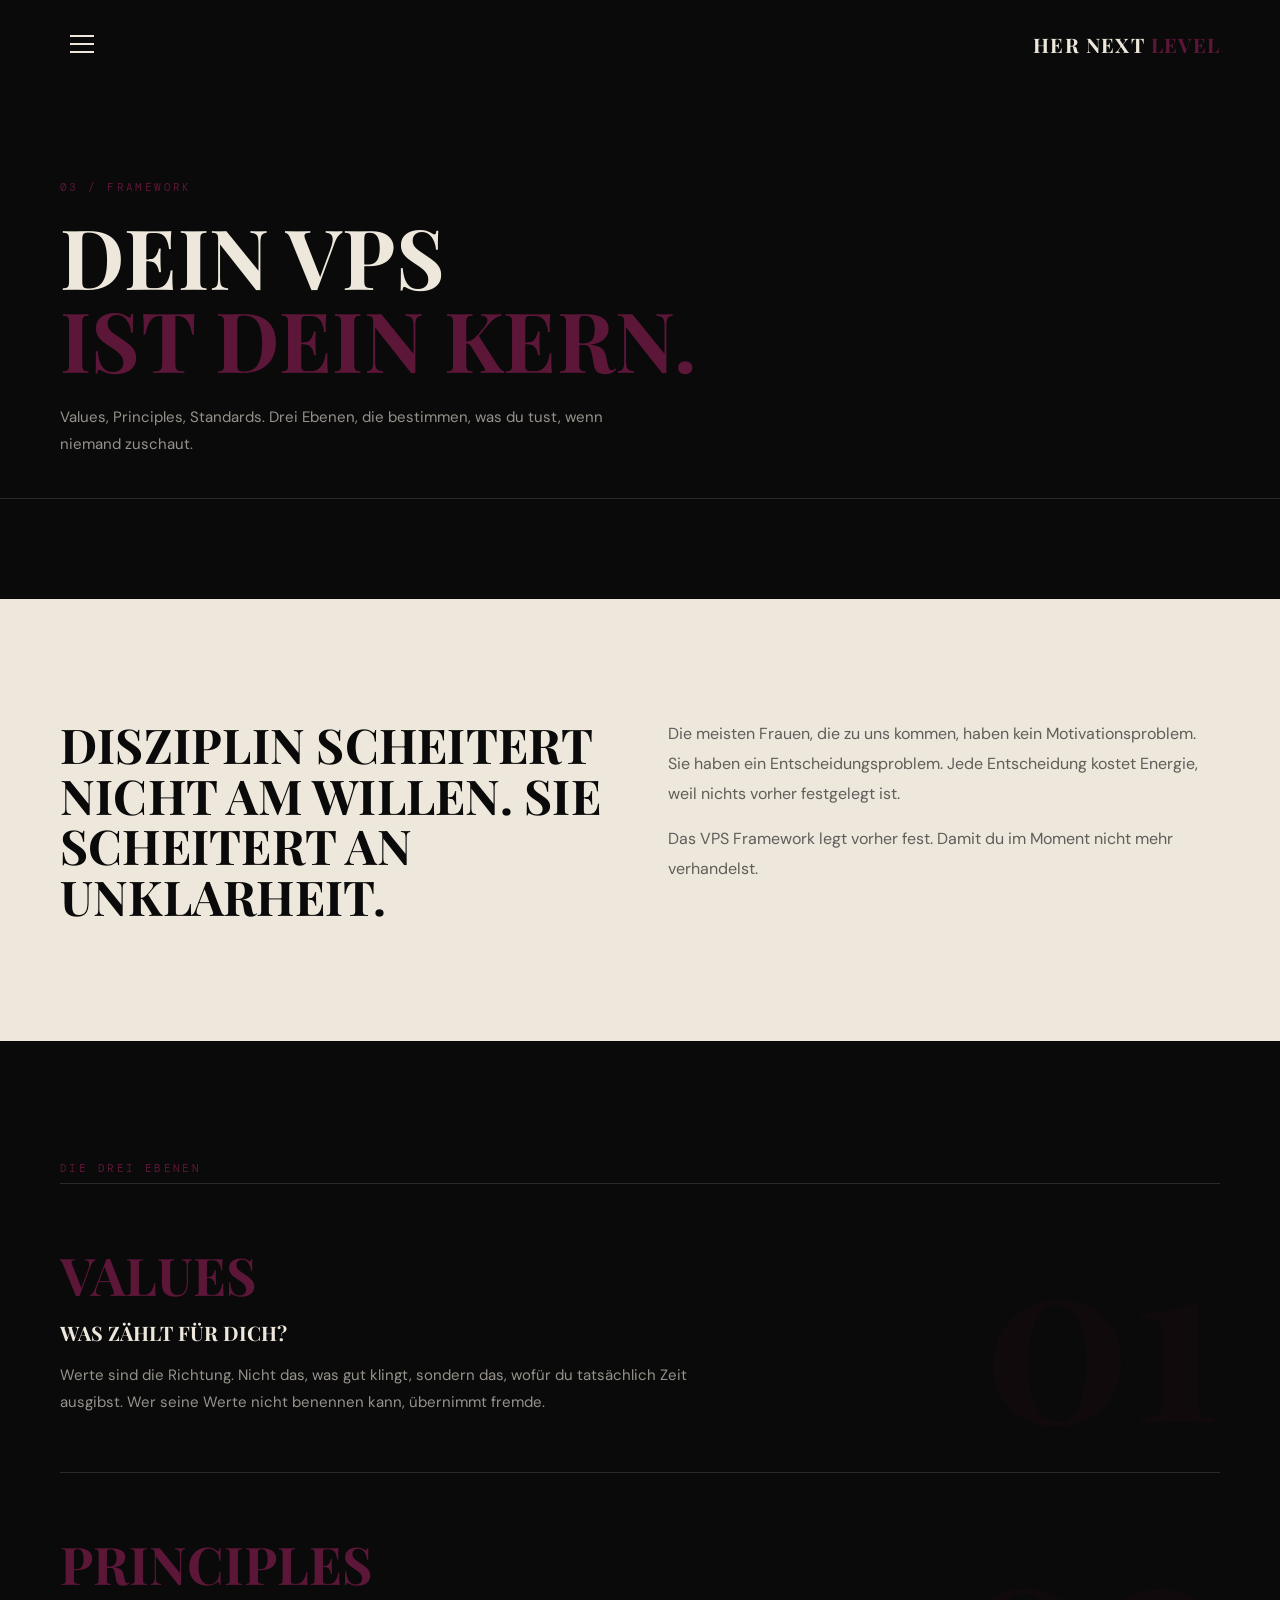
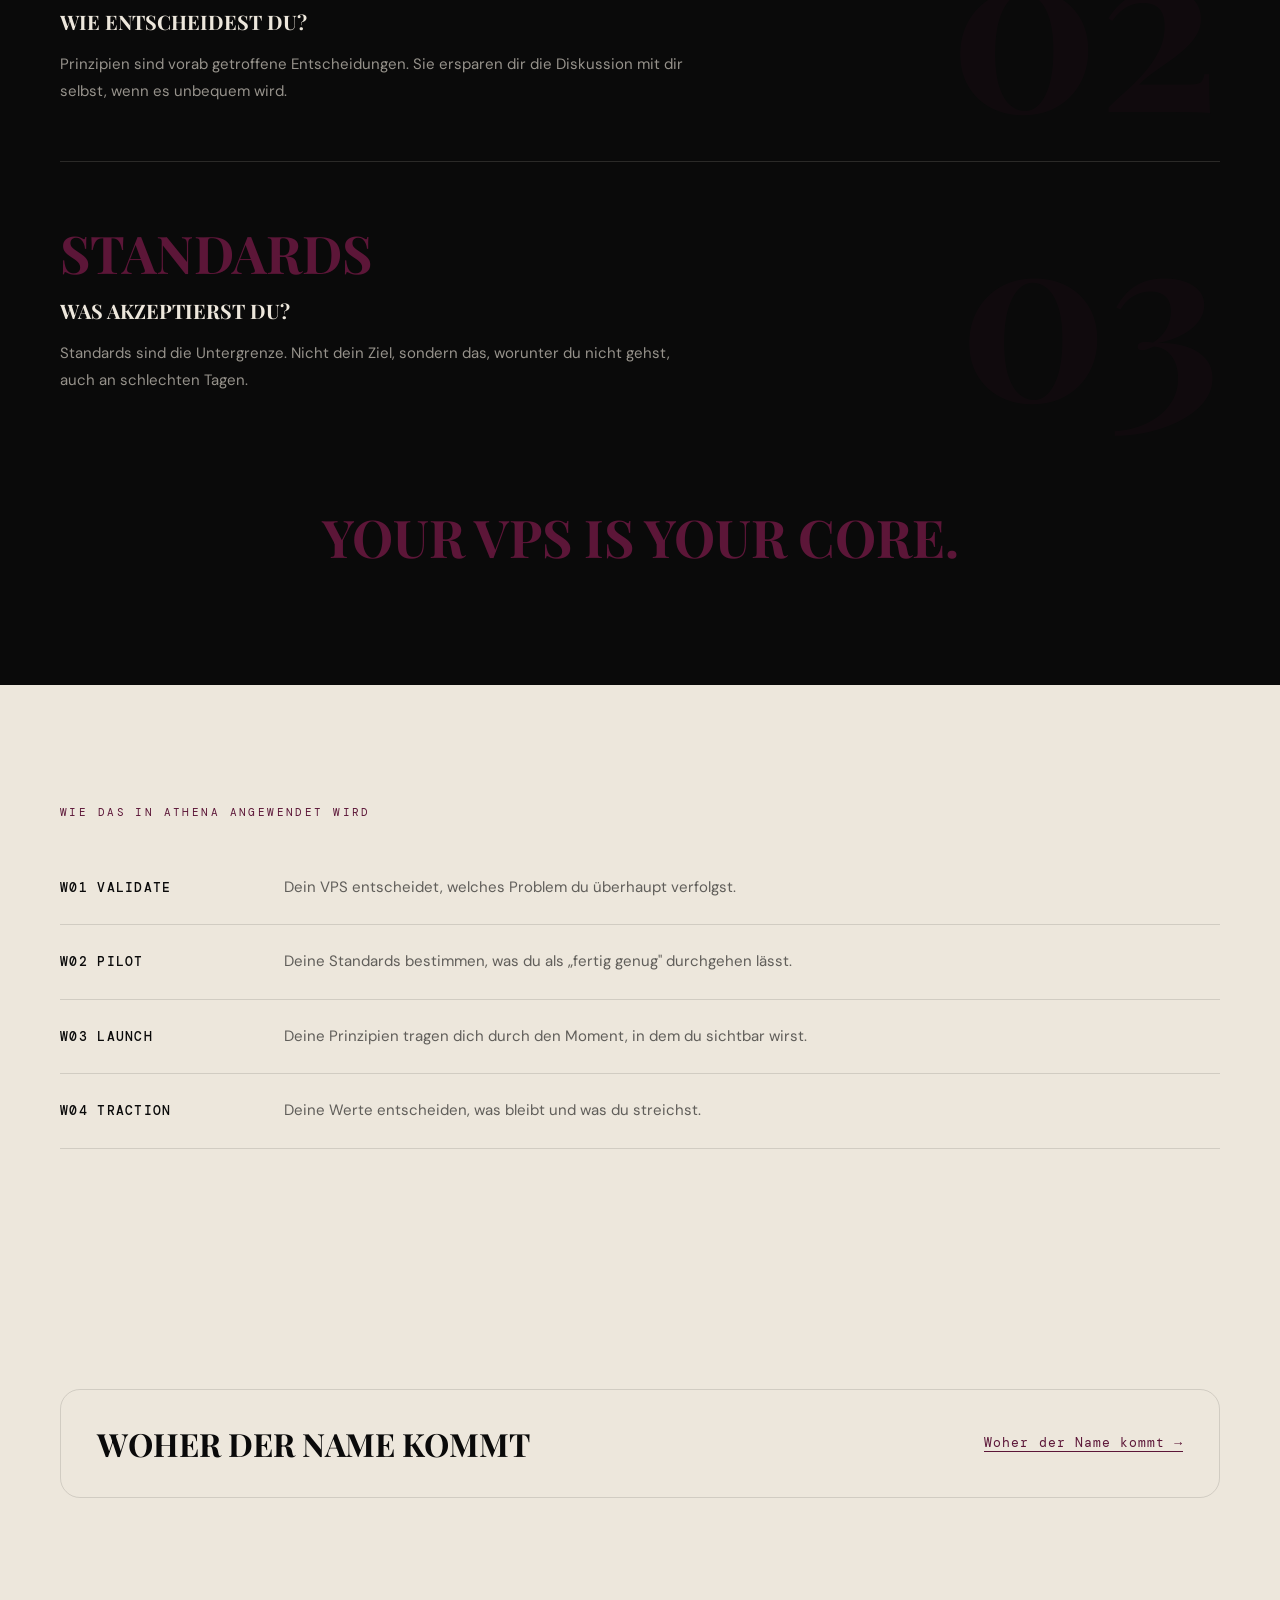
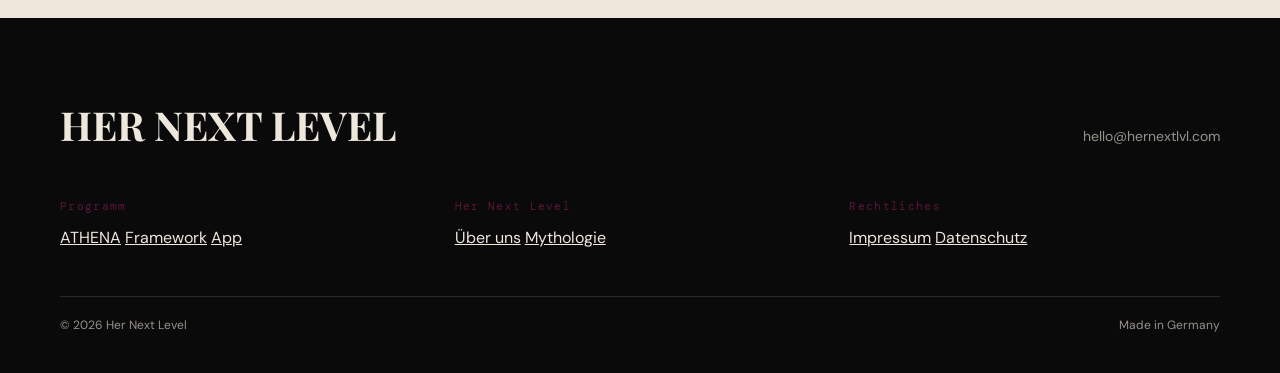
<file: framework.html>
<!DOCTYPE html>
<html lang="de">
<head>
<meta charset="UTF-8">
<meta name="viewport" content="width=device-width, initial-scale=1.0">
<title>Framework · Her Next Level</title>
<link rel="icon" type="image/png" href="assets/images/favicon.png">
<meta name="description" content="Values, Principles, Standards. Drei Ebenen, die bestimmen, was du tust, wenn niemand zuschaut.">
<link rel="preconnect" href="https://fonts.googleapis.com">
<link href="https://fonts.googleapis.com/css2?family=Playfair+Display:wght@500;600;700;800&family=DM+Sans:wght@400;500;700&family=DM+Mono:wght@400;500&display=swap" rel="stylesheet">
<style>
  :root {
    --pink:      #5C1638;
    --black:     #0A0A0A;
    --cream:     #EDE7DC;
    --card-dark: #121212;
    --line-dark: rgba(237,231,220,0.14);
    --line-light:rgba(10,10,10,0.12);
    --muted-dark: rgba(237,231,220,0.62);
    --muted-light:rgba(10,10,10,0.62);
  }
  * { margin:0; padding:0; box-sizing:border-box; }
  html { scroll-behavior:smooth; overflow-x:hidden; }
  body { background:var(--black); color:var(--cream); font-family:'DM Sans',sans-serif; font-weight:400; }
  img { max-width:100%; display:block; }
  a { color:inherit; }
  button, input, textarea { font-family:inherit; }

  .container { max-width:1240px; margin:0 auto; padding:0 40px; }
  @media (max-width:640px) { .container { padding:0 24px; } }

  h1,h2,h3,.headline {
    font-family:'Playfair Display',serif; text-transform:uppercase;
    line-height:1.05; letter-spacing:0.005em; font-weight:700; text-rendering:optimizeLegibility;
    overflow-wrap:break-word;
  }
  .headline { font-size:clamp(48px,6.5vw,104px); }
  @media (max-width:640px) { .headline { font-size:clamp(38px,9vw,64px); } }
  .eyebrow {
    font-family:'DM Mono',monospace; font-size:11px; letter-spacing:0.22em;
    text-transform:uppercase; color:var(--pink);
    margin-bottom:20px;
  }

  section.section { padding:120px 0; position:relative; }
  @media (max-width:640px) { section.section { padding:72px 0; } }
  .section-dark { background:var(--black); color:var(--cream); }
  .section-light { background:var(--cream); color:var(--black); }

  .reveal { opacity:0; transform:translateY(24px); transition:opacity .5s ease, transform .5s ease; }
  .reveal.visible { opacity:1; transform:translateY(0); }

  #scroll-track { position:fixed; top:0; right:0; width:4px; height:100%; z-index:200; pointer-events:none; }
  #scroll-bar { width:100%; height:0%; background:var(--pink); }

  /* ============ NAV V2 (burger) ============ */
  .site-nav-v2 { position:fixed; top:0; left:0; right:0; z-index:1000; padding:22px 0; transition:background .3s, border-color .3s; border-bottom:1px solid transparent; }
  .site-nav-v2 .container { display:flex; align-items:center; justify-content:space-between; }
  .site-nav-v2.scrolled { background:rgba(10,10,10,0.92); backdrop-filter:blur(12px); border-color:var(--line-dark); }
  .nav-logo-v2 { font-family:'Playfair Display',serif; font-weight:700; font-size:20px; letter-spacing:0.06em; text-transform:uppercase; color:var(--cream); text-decoration:none; }
  .nav-logo-v2 .pink { color:var(--pink); }

  .burger-btn { width:44px; height:44px; display:flex; align-items:center; justify-content:center; flex-direction:column; gap:6px; background:none; border:none; cursor:pointer; position:relative; z-index:1002; }
  .burger-btn span { width:24px; height:2px; background:var(--cream); display:block; transition:transform .3s ease, opacity .3s ease; }
  .burger-btn.open span:nth-child(1) { transform:translateY(8px) rotate(45deg); }
  .burger-btn.open span:nth-child(2) { opacity:0; }
  .burger-btn.open span:nth-child(3) { transform:translateY(-8px) rotate(-45deg); }

  .nav-overlay {
    position:fixed; inset:0; z-index:1001; background:var(--black);
    transform:translateX(100%); transition:transform .4s cubic-bezier(.7,0,.2,1);
    display:flex; flex-direction:column; justify-content:space-between;
    padding:120px 40px 40px; overflow-y:auto;
  }
  .nav-overlay.open { transform:translateX(0); }
  @media (max-width:640px) { .nav-overlay { padding:110px 24px 32px; } }

  .nav-overlay-links { display:flex; flex-direction:column; gap:6px; }
  .nav-overlay-links a {
    font-family:'Playfair Display',serif; font-weight:700; font-size:clamp(36px,6vw,68px); text-transform:uppercase;
    color:var(--cream); text-decoration:none; position:relative; display:inline-flex; align-items:baseline; gap:16px;
    width:fit-content; opacity:0; transform:translateY(20px); transition:opacity .3s ease, transform .3s ease, color .2s ease;
  }
  .nav-overlay.open .nav-overlay-links a { opacity:1; transform:translateY(0); }
  .nav-overlay-links a .nav-num { font-family:'DM Mono',monospace; font-size:11px; color:var(--pink); }
  .nav-overlay-links a::after {
    content:''; position:absolute; left:0; bottom:6px; width:0; height:2px; background:var(--pink); transition:width .25s ease;
  }
  .nav-overlay-links a:hover::after { width:100%; }
  .nav-overlay-links a:hover { color:var(--pink); }
  .nav-overlay-links a.active { color:var(--pink); }
  .nav-dot { display:none; width:8px; height:8px; border-radius:50%; background:var(--pink); }
  .nav-overlay-links a.active .nav-dot { display:inline-block; }
  @media (max-width:640px) { .nav-overlay-links a { font-size:clamp(32px,9vw,48px); } }

  .nav-overlay-foot { display:flex; justify-content:space-between; align-items:flex-end; flex-wrap:wrap; gap:24px; }
  .nav-overlay-meta { font-family:'DM Mono',monospace; font-size:11px; color:var(--muted-dark); display:flex; gap:16px; flex-wrap:wrap; }
  .nav-overlay-meta a { color:var(--muted-dark); text-decoration:none; }
  .nav-overlay-meta a:hover { color:var(--cream); }
  .nav-overlay-cta {
    display:inline-flex; align-items:center; gap:8px; background:var(--pink); color:var(--cream);
    border-radius:999px; padding:14px 26px; font-size:14px; font-weight:500; text-decoration:none; white-space:nowrap;
  }
  @media (max-width:640px) { .nav-overlay-foot { flex-direction:column; align-items:stretch; } .nav-overlay-cta { justify-content:center; } }

  body.menu-open { overflow:hidden; }

  /* ============ FOOTER V2 ============ */
  footer.site-footer-v2 { background:var(--black); color:var(--cream); padding:80px 0 40px; }
  .footer-row1 { display:flex; justify-content:space-between; align-items:baseline; flex-wrap:wrap; gap:16px; margin-bottom:48px; }
  .footer-brand-v2 { font-family:'Playfair Display',serif; font-weight:700; font-size:clamp(28px,4vw,40px); text-transform:uppercase; }
  .footer-email-v2 { font-size:14px; color:var(--muted-dark); }
  .footer-cols { display:grid; grid-template-columns:repeat(3,1fr); gap:24px; margin-bottom:48px; }
  @media (max-width:700px) { .footer-cols { grid-template-columns:1fr; gap:32px; } }
  .footer-col-label { font-family:'DM Mono',monospace; font-size:11px; letter-spacing:0.12em; color:var(--pink); margin-bottom:14px; }
  .footer-col a { display:block; font-size:14px; color:var(--muted-dark); text-decoration:none; margin-bottom:8px; transition:color .2s; }
  .footer-col a:hover { color:var(--cream); }
  .footer-line-v2 { height:1px; background:var(--line-dark); margin-bottom:20px; }
  .footer-bottom-row { display:flex; justify-content:space-between; font-size:12px; color:var(--muted-dark); flex-wrap:wrap; gap:8px; }

  /* ============ PAGE HEADER ============ */
  .page-header { padding:180px 0 100px; background:var(--black); color:var(--cream); }
  @media (max-width:640px) { .page-header { padding:140px 0 64px; } }
  .page-header .headline { margin-bottom:24px; line-height:1.0; }
  .page-header .headline .pink { color:var(--pink); }
  .page-header-sub { font-size:15px; line-height:1.8; color:var(--muted-dark); max-width:560px; margin-bottom:40px; }
  .page-header-line { height:1px; background:var(--line-dark); }

  /* ============ PAGE-SPECIFIC ============ */
  .fw-grid { display:grid; grid-template-columns:1fr 1fr; gap:56px; align-items:start; }
  @media (max-width:900px) { .fw-grid { grid-template-columns:1fr; gap:32px; } }
  .fw-headline { font-size:clamp(30px,4vw,48px); color:var(--black); min-width:0; }
  .fw-copy { font-size:16px; line-height:1.85; color:var(--muted-light); }
  .fw-copy p + p { margin-top:16px; }

  .vps-card { position:relative; border-top:1px solid var(--line-dark); padding:56px 0; overflow:hidden; }
  .vps-card:first-child { border-top:none; }
  .vps-num { position:absolute; top:50%; right:0; transform:translateY(-50%); font-family:'Playfair Display',serif; font-weight:700; font-size:clamp(120px,18vw,260px); color:var(--pink); opacity:0.08; line-height:1; pointer-events:none; }
  .vps-content { position:relative; z-index:1; max-width:640px; }
  .vps-name { font-family:'Playfair Display',serif; font-weight:700; font-size:clamp(32px,5vw,52px); color:var(--pink); text-transform:uppercase; margin-bottom:10px; }
  .vps-question { font-family:'Playfair Display',serif; font-weight:700; font-size:20px; text-transform:uppercase; color:var(--cream); margin-bottom:16px; }
  .vps-explain { font-size:15px; line-height:1.8; color:var(--muted-dark); }

  .vps-anchor { text-align:center; padding:60px 0 0; }
  .vps-anchor p { font-family:'Playfair Display',serif; font-weight:700; font-size:clamp(28px,5vw,52px); color:var(--pink); text-transform:uppercase; line-height:1.05; }

  .apply-row { display:grid; grid-template-columns:200px 1fr; gap:24px; padding:24px 0; border-bottom:1px solid var(--line-light); align-items:baseline; }
  @media (max-width:640px) { .apply-row { grid-template-columns:1fr; gap:8px; } }
  .apply-week { font-family:'DM Mono',monospace; font-size:13px; letter-spacing:0.1em; color:var(--black); font-weight:500; }
  .apply-text { font-size:15px; line-height:1.7; color:var(--muted-light); }

  .link-box { display:flex; justify-content:space-between; align-items:center; gap:24px; border:1px solid var(--line-light); border-radius:20px; padding:32px 36px; flex-wrap:wrap; }
  .link-box-title { font-family:'Playfair Display',serif; font-weight:700; font-size:clamp(22px,3vw,32px); text-transform:uppercase; color:var(--black); }
  .link-box a.link-box-cta { font-family:'DM Mono',monospace; font-size:13px; letter-spacing:0.08em; color:var(--pink); text-decoration:none; border-bottom:1px solid var(--pink); white-space:nowrap; }
</style>
</head>
<body>

<div id="scroll-track"><div id="scroll-bar"></div></div>

<nav class="site-nav-v2" id="siteNav">
  <div class="container">
    <button class="burger-btn" id="burgerBtn" aria-label="Menü öffnen" aria-expanded="false">
      <span></span><span></span><span></span>
    </button>
    <a href="index.html" class="nav-logo-v2">HER NEXT <span class="pink">LEVEL</span></a>
  </div>
</nav>

<div class="nav-overlay" id="navOverlay">
  <div class="nav-overlay-links">
    <a href="index.html"><span class="nav-dot"></span><span class="nav-num">01</span>&nbsp;ATHENA</a>
    <a href="ueber-uns.html"><span class="nav-dot"></span><span class="nav-num">02</span>&nbsp;ÜBER UNS</a>
    <a href="framework.html" class="active"><span class="nav-dot"></span><span class="nav-num">03</span>&nbsp;FRAMEWORK</a>
    <a href="mythologie.html"><span class="nav-dot"></span><span class="nav-num">04</span>&nbsp;MYTHOLOGIE</a>
    <a href="app.html"><span class="nav-dot"></span><span class="nav-num">05</span>&nbsp;APP</a>
  </div>
  <div class="nav-overlay-foot">
    <div class="nav-overlay-meta">
      <a href="mailto:hello@hernextlvl.com">hello@hernextlvl.com</a>
      <a href="impressum.html">Impressum</a>
      <a href="datenschutz.html">Datenschutz</a>
    </div>
    <a href="index.html#bewerbung" class="nav-overlay-cta">Für ATHENA bewerben →</a>
  </div>
</div>

<header class="page-header">
  <div class="container">
    <p class="eyebrow reveal">03 / FRAMEWORK</p>
    <h1 class="headline reveal">DEIN VPS<br><span class="pink">IST DEIN KERN.</span></h1>
    <p class="page-header-sub reveal">Values, Principles, Standards. Drei Ebenen, die bestimmen, was du tust, wenn niemand zuschaut.</p>
  </div>
  <div class="page-header-line"></div>
</header>

<!-- Block 1 — Warum überhaupt ein Framework -->
<section class="section section-light">
  <div class="container">
    <div class="fw-grid">
      <h2 class="fw-headline reveal">DISZIPLIN SCHEITERT NICHT AM WILLEN. SIE SCHEITERT AN UNKLARHEIT.</h2>
      <div class="fw-copy reveal">
        <p>Die meisten Frauen, die zu uns kommen, haben kein Motivationsproblem. Sie haben ein Entscheidungsproblem. Jede Entscheidung kostet Energie, weil nichts vorher festgelegt ist.</p>
        <p>Das VPS Framework legt vorher fest. Damit du im Moment nicht mehr verhandelst.</p>
      </div>
    </div>
  </div>
</section>

<!-- Block 2 — Die drei Ebenen -->
<section class="section section-dark">
  <div class="container">
    <p class="eyebrow reveal" style="margin-bottom:8px;">Die drei Ebenen</p>

    <div class="vps-card reveal">
      <div class="vps-num">01</div>
      <div class="vps-content">
        <p class="vps-name">Values</p>
        <p class="vps-question">Was zählt für dich?</p>
        <p class="vps-explain">Werte sind die Richtung. Nicht das, was gut klingt, sondern das, wofür du tatsächlich Zeit ausgibst. Wer seine Werte nicht benennen kann, übernimmt fremde.</p>
      </div>
    </div>
    <div class="vps-card reveal">
      <div class="vps-num">02</div>
      <div class="vps-content">
        <p class="vps-name">Principles</p>
        <p class="vps-question">Wie entscheidest du?</p>
        <p class="vps-explain">Prinzipien sind vorab getroffene Entscheidungen. Sie ersparen dir die Diskussion mit dir selbst, wenn es unbequem wird.</p>
      </div>
    </div>
    <div class="vps-card reveal">
      <div class="vps-num">03</div>
      <div class="vps-content">
        <p class="vps-name">Standards</p>
        <p class="vps-question">Was akzeptierst du?</p>
        <p class="vps-explain">Standards sind die Untergrenze. Nicht dein Ziel, sondern das, worunter du nicht gehst, auch an schlechten Tagen.</p>
      </div>
    </div>

    <div class="vps-anchor reveal">
      <p>Your VPS is your core.</p>
    </div>
  </div>
</section>

<!-- Block 3 — Wie das in ATHENA angewendet wird -->
<section class="section section-light">
  <div class="container">
    <p class="eyebrow reveal">Wie das in ATHENA angewendet wird</p>
    <div class="reveal" style="margin-top:32px;">
      <div class="apply-row">
        <div class="apply-week">W01 VALIDATE</div>
        <div class="apply-text">Dein VPS entscheidet, welches Problem du überhaupt verfolgst.</div>
      </div>
      <div class="apply-row">
        <div class="apply-week">W02 PILOT</div>
        <div class="apply-text">Deine Standards bestimmen, was du als „fertig genug" durchgehen lässt.</div>
      </div>
      <div class="apply-row">
        <div class="apply-week">W03 LAUNCH</div>
        <div class="apply-text">Deine Prinzipien tragen dich durch den Moment, in dem du sichtbar wirst.</div>
      </div>
      <div class="apply-row">
        <div class="apply-week">W04 TRACTION</div>
        <div class="apply-text">Deine Werte entscheiden, was bleibt und was du streichst.</div>
      </div>
    </div>
  </div>
</section>

<!-- Abschluss -->
<section class="section section-light">
  <div class="container">
    <div class="link-box reveal">
      <p class="link-box-title">Woher der Name kommt</p>
      <a href="mythologie.html" class="link-box-cta">Woher der Name kommt →</a>
    </div>
  </div>
</section>

<footer class="site-footer-v2">
  <div class="container">
    <div class="footer-row1">
      <p class="footer-brand-v2">Her Next Level</p>
      <p class="footer-email-v2">hello@hernextlvl.com</p>
    </div>
    <div class="footer-cols">
      <div>
        <p class="footer-col-label">Programm</p>
        <a href="index.html">ATHENA</a>
        <a href="framework.html">Framework</a>
        <a href="app.html">App</a>
      </div>
      <div>
        <p class="footer-col-label">Her Next Level</p>
        <a href="ueber-uns.html">Über uns</a>
        <a href="mythologie.html">Mythologie</a>
      </div>
      <div>
        <p class="footer-col-label">Rechtliches</p>
        <a href="impressum.html">Impressum</a>
        <a href="datenschutz.html">Datenschutz</a>
      </div>
    </div>
    <div class="footer-line-v2"></div>
    <div class="footer-bottom-row">
      <span>© 2026 Her Next Level</span>
      <span>Made in Germany</span>
    </div>
  </div>
</footer>

<script>
  (function () {
    const nav = document.getElementById('siteNav');
    const burgerBtn = document.getElementById('burgerBtn');
    const overlay = document.getElementById('navOverlay');

    window.addEventListener('scroll', () => {
      nav.classList.toggle('scrolled', window.scrollY > 40);
    }, { passive: true });

    function openMenu() {
      overlay.classList.add('open');
      burgerBtn.classList.add('open');
      burgerBtn.setAttribute('aria-expanded', 'true');
      document.body.classList.add('menu-open');
    }
    function closeMenu() {
      overlay.classList.remove('open');
      burgerBtn.classList.remove('open');
      burgerBtn.setAttribute('aria-expanded', 'false');
      document.body.classList.remove('menu-open');
    }
    burgerBtn.addEventListener('click', () => {
      overlay.classList.contains('open') ? closeMenu() : openMenu();
    });
    document.addEventListener('keydown', (e) => {
      if (e.key === 'Escape' && overlay.classList.contains('open')) closeMenu();
    });
    overlay.querySelectorAll('a').forEach(a => a.addEventListener('click', closeMenu));

    const links = overlay.querySelectorAll('.nav-overlay-links a');
    links.forEach((a, i) => { a.style.transitionDelay = (i * 60) + 'ms'; });
  })();

  const revealObserver = new IntersectionObserver((entries) => {
    entries.forEach(e => { if (e.isIntersecting) e.target.classList.add('visible'); });
  }, { threshold: 0.12 });
  document.querySelectorAll('.reveal').forEach(el => revealObserver.observe(el));

  const scrollBar = document.getElementById('scroll-bar');
  function updateScrollBar() {
    const h = document.documentElement;
    const scrolled = h.scrollTop;
    const total = h.scrollHeight - h.clientHeight;
    scrollBar.style.height = (total > 0 ? (scrolled / total) * 100 : 0) + '%';
  }
  window.addEventListener('scroll', updateScrollBar, { passive: true });
  updateScrollBar();
</script>
</body>
</html>
</file>
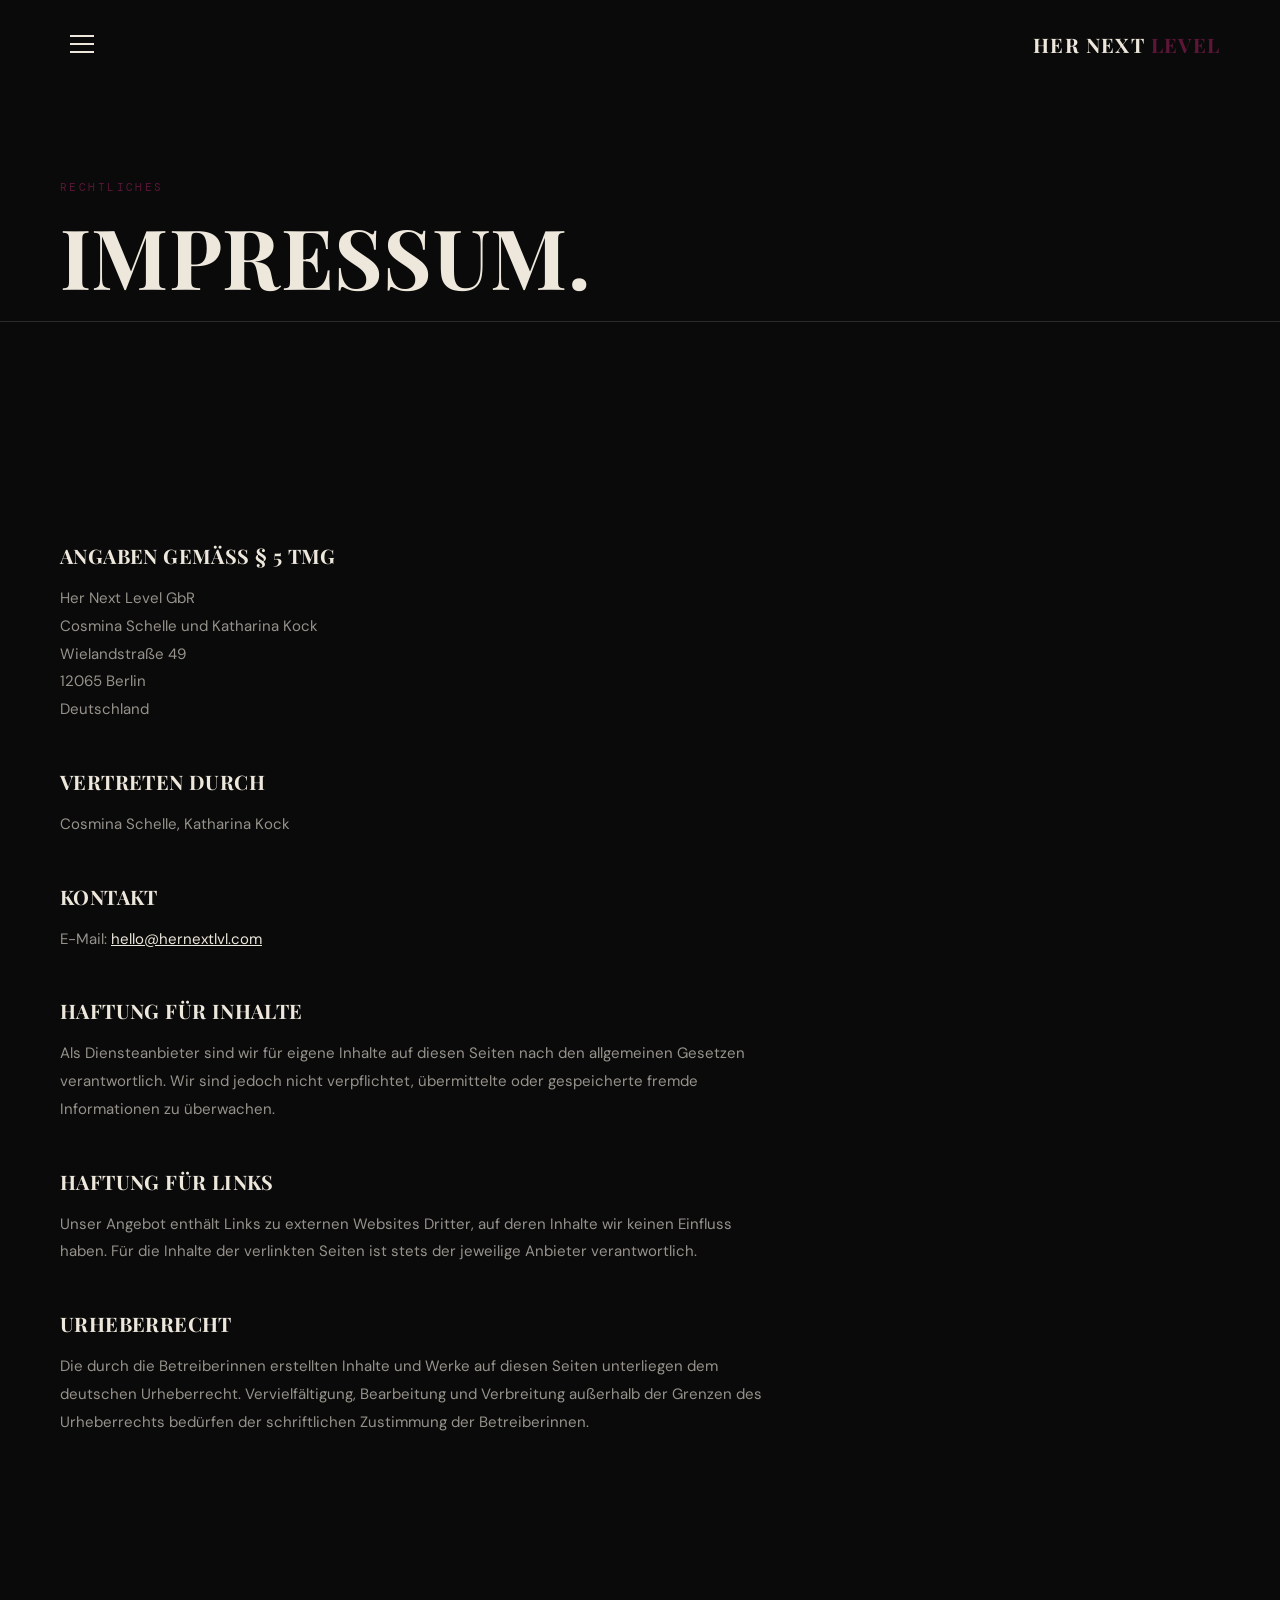
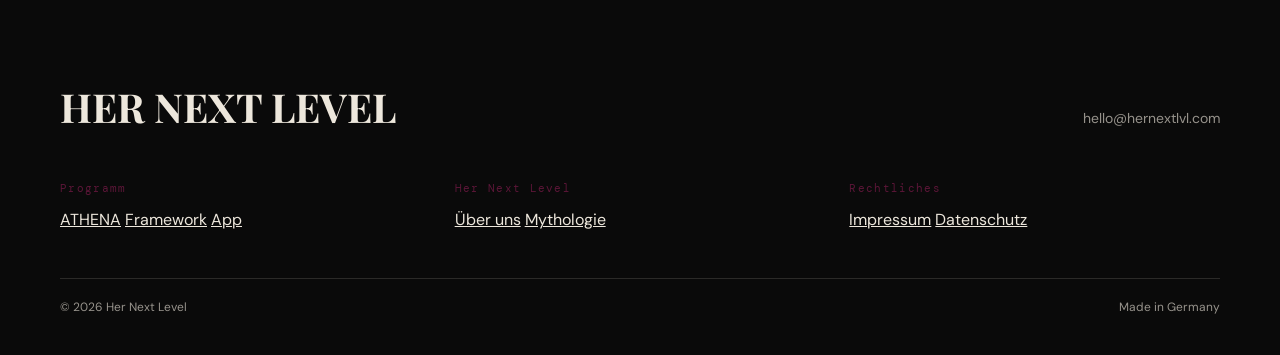
<file: impressum.html>
<!DOCTYPE html>
<html lang="de">
<head>
<meta charset="UTF-8">
<meta name="viewport" content="width=device-width, initial-scale=1.0">
<title>Impressum · Her Next Level</title>
<link rel="icon" type="image/png" href="assets/images/favicon.png">
<link rel="preconnect" href="https://fonts.googleapis.com">
<link href="https://fonts.googleapis.com/css2?family=Playfair+Display:wght@500;600;700;800&family=DM+Sans:wght@400;500;700&family=DM+Mono:wght@400;500&display=swap" rel="stylesheet">
<style>
  :root {
    --pink:      #5C1638;
    --black:     #0A0A0A;
    --cream:     #EDE7DC;
    --card-dark: #121212;
    --line-dark: rgba(237,231,220,0.14);
    --line-light:rgba(10,10,10,0.12);
    --muted-dark: rgba(237,231,220,0.62);
    --muted-light:rgba(10,10,10,0.62);
  }
  * { margin:0; padding:0; box-sizing:border-box; }
  html { scroll-behavior:smooth; overflow-x:hidden; }
  body { background:var(--black); color:var(--cream); font-family:'DM Sans',sans-serif; font-weight:400; }
  img { max-width:100%; display:block; }
  a { color:inherit; }
  button, input, textarea { font-family:inherit; }

  .container { max-width:1240px; margin:0 auto; padding:0 40px; }
  @media (max-width:640px) { .container { padding:0 24px; } }

  h1,h2,h3,.headline {
    font-family:'Playfair Display',serif; text-transform:uppercase;
    line-height:1.05; letter-spacing:0.005em; font-weight:700; text-rendering:optimizeLegibility;
    overflow-wrap:break-word;
  }
  .headline { font-size:clamp(48px,6.5vw,104px); }
  @media (max-width:640px) { .headline { font-size:clamp(38px,9vw,64px); } }
  .eyebrow {
    font-family:'DM Mono',monospace; font-size:11px; letter-spacing:0.22em;
    text-transform:uppercase; color:var(--pink);
    margin-bottom:20px;
  }

  section.section { padding:120px 0; position:relative; }
  @media (max-width:640px) { section.section { padding:72px 0; } }
  .section-dark { background:var(--black); color:var(--cream); }

  .reveal { opacity:0; transform:translateY(24px); transition:opacity .5s ease, transform .5s ease; }
  .reveal.visible { opacity:1; transform:translateY(0); }

  #scroll-track { position:fixed; top:0; right:0; width:4px; height:100%; z-index:200; pointer-events:none; }
  #scroll-bar { width:100%; height:0%; background:var(--pink); }

  /* ============ NAV V2 (burger) ============ */
  .site-nav-v2 { position:fixed; top:0; left:0; right:0; z-index:1000; padding:22px 0; transition:background .3s, border-color .3s; border-bottom:1px solid transparent; }
  .site-nav-v2 .container { display:flex; align-items:center; justify-content:space-between; }
  .site-nav-v2.scrolled { background:rgba(10,10,10,0.92); backdrop-filter:blur(12px); border-color:var(--line-dark); }
  .nav-logo-v2 { font-family:'Playfair Display',serif; font-weight:700; font-size:20px; letter-spacing:0.06em; text-transform:uppercase; color:var(--cream); text-decoration:none; }
  .nav-logo-v2 .pink { color:var(--pink); }

  .burger-btn { width:44px; height:44px; display:flex; align-items:center; justify-content:center; flex-direction:column; gap:6px; background:none; border:none; cursor:pointer; position:relative; z-index:1002; }
  .burger-btn span { width:24px; height:2px; background:var(--cream); display:block; transition:transform .3s ease, opacity .3s ease; }
  .burger-btn.open span:nth-child(1) { transform:translateY(8px) rotate(45deg); }
  .burger-btn.open span:nth-child(2) { opacity:0; }
  .burger-btn.open span:nth-child(3) { transform:translateY(-8px) rotate(-45deg); }

  .nav-overlay {
    position:fixed; inset:0; z-index:1001; background:var(--black);
    transform:translateX(100%); transition:transform .4s cubic-bezier(.7,0,.2,1);
    display:flex; flex-direction:column; justify-content:space-between;
    padding:120px 40px 40px; overflow-y:auto;
  }
  .nav-overlay.open { transform:translateX(0); }
  @media (max-width:640px) { .nav-overlay { padding:110px 24px 32px; } }

  .nav-overlay-links { display:flex; flex-direction:column; gap:6px; }
  .nav-overlay-links a {
    font-family:'Playfair Display',serif; font-weight:700; font-size:clamp(36px,6vw,68px); text-transform:uppercase;
    color:var(--cream); text-decoration:none; position:relative; display:inline-flex; align-items:baseline; gap:16px;
    width:fit-content; opacity:0; transform:translateY(20px); transition:opacity .3s ease, transform .3s ease, color .2s ease;
  }
  .nav-overlay.open .nav-overlay-links a { opacity:1; transform:translateY(0); }
  .nav-overlay-links a .nav-num { font-family:'DM Mono',monospace; font-size:11px; color:var(--pink); }
  .nav-overlay-links a::after {
    content:''; position:absolute; left:0; bottom:6px; width:0; height:2px; background:var(--pink); transition:width .25s ease;
  }
  .nav-overlay-links a:hover::after { width:100%; }
  .nav-overlay-links a:hover { color:var(--pink); }
  .nav-overlay-links a.active { color:var(--pink); }
  .nav-dot { display:none; width:8px; height:8px; border-radius:50%; background:var(--pink); }
  .nav-overlay-links a.active .nav-dot { display:inline-block; }
  @media (max-width:640px) { .nav-overlay-links a { font-size:clamp(32px,9vw,48px); } }

  .nav-overlay-foot { display:flex; justify-content:space-between; align-items:flex-end; flex-wrap:wrap; gap:24px; }
  .nav-overlay-meta { font-family:'DM Mono',monospace; font-size:11px; color:var(--muted-dark); display:flex; gap:16px; flex-wrap:wrap; }
  .nav-overlay-meta a { color:var(--muted-dark); text-decoration:none; }
  .nav-overlay-meta a:hover { color:var(--cream); }
  .nav-overlay-cta {
    display:inline-flex; align-items:center; gap:8px; background:var(--pink); color:var(--cream);
    border-radius:999px; padding:14px 26px; font-size:14px; font-weight:500; text-decoration:none; white-space:nowrap;
  }
  @media (max-width:640px) { .nav-overlay-foot { flex-direction:column; align-items:stretch; } .nav-overlay-cta { justify-content:center; } }

  body.menu-open { overflow:hidden; }

  /* ============ FOOTER V2 ============ */
  footer.site-footer-v2 { background:var(--black); color:var(--cream); padding:80px 0 40px; }
  .footer-row1 { display:flex; justify-content:space-between; align-items:baseline; flex-wrap:wrap; gap:16px; margin-bottom:48px; }
  .footer-brand-v2 { font-family:'Playfair Display',serif; font-weight:700; font-size:clamp(28px,4vw,40px); text-transform:uppercase; }
  .footer-email-v2 { font-size:14px; color:var(--muted-dark); }
  .footer-cols { display:grid; grid-template-columns:repeat(3,1fr); gap:24px; margin-bottom:48px; }
  @media (max-width:700px) { .footer-cols { grid-template-columns:1fr; gap:32px; } }
  .footer-col-label { font-family:'DM Mono',monospace; font-size:11px; letter-spacing:0.12em; color:var(--pink); margin-bottom:14px; }
  .footer-col a { display:block; font-size:14px; color:var(--muted-dark); text-decoration:none; margin-bottom:8px; transition:color .2s; }
  .footer-col a:hover { color:var(--cream); }
  .footer-line-v2 { height:1px; background:var(--line-dark); margin-bottom:20px; }
  .footer-bottom-row { display:flex; justify-content:space-between; font-size:12px; color:var(--muted-dark); flex-wrap:wrap; gap:8px; }

  /* ============ PAGE HEADER ============ */
  .page-header { padding:180px 0 100px; background:var(--black); color:var(--cream); }
  @media (max-width:640px) { .page-header { padding:140px 0 64px; } }
  .page-header .headline { margin-bottom:24px; line-height:1.0; }
  .page-header-line { height:1px; background:var(--line-dark); }

  /* ============ LEGAL PAGE ============ */
  .legal-col { max-width:720px; }
  .legal-block { margin-bottom:44px; }
  .legal-title { font-family:'Playfair Display',serif; font-weight:700; font-size:20px; text-transform:uppercase; letter-spacing:0.02em; color:var(--cream); margin-bottom:16px; }
  .legal-text { font-size:15px; line-height:1.85; color:var(--muted-dark); white-space:pre-line; }
  .legal-text a { color:var(--cream); text-decoration:underline; }
  .legal-note { font-family:'DM Mono',monospace; font-size:12px; color:var(--pink); }
</style>
</head>
<body>

<div id="scroll-track"><div id="scroll-bar"></div></div>

<nav class="site-nav-v2" id="siteNav">
  <div class="container">
    <button class="burger-btn" id="burgerBtn" aria-label="Menü öffnen" aria-expanded="false">
      <span></span><span></span><span></span>
    </button>
    <a href="index.html" class="nav-logo-v2">HER NEXT <span class="pink">LEVEL</span></a>
  </div>
</nav>

<div class="nav-overlay" id="navOverlay">
  <div class="nav-overlay-links">
    <a href="index.html"><span class="nav-dot"></span><span class="nav-num">01</span>&nbsp;ATHENA</a>
    <a href="ueber-uns.html"><span class="nav-dot"></span><span class="nav-num">02</span>&nbsp;ÜBER UNS</a>
    <a href="framework.html"><span class="nav-dot"></span><span class="nav-num">03</span>&nbsp;FRAMEWORK</a>
    <a href="mythologie.html"><span class="nav-dot"></span><span class="nav-num">04</span>&nbsp;MYTHOLOGIE</a>
    <a href="app.html"><span class="nav-dot"></span><span class="nav-num">05</span>&nbsp;APP</a>
  </div>
  <div class="nav-overlay-foot">
    <div class="nav-overlay-meta">
      <a href="mailto:hello@hernextlvl.com">hello@hernextlvl.com</a>
      <a href="impressum.html">Impressum</a>
      <a href="datenschutz.html">Datenschutz</a>
    </div>
    <a href="index.html#bewerbung" class="nav-overlay-cta">Für ATHENA bewerben →</a>
  </div>
</div>

<header class="page-header">
  <div class="container">
    <p class="eyebrow reveal">RECHTLICHES</p>
    <h1 class="headline reveal">IMPRESSUM.</h1>
  </div>
  <div class="page-header-line"></div>
</header>

<section class="section section-dark">
  <div class="container">
    <div class="legal-col reveal">

      <div class="legal-block">
        <p class="legal-title">Angaben gemäß § 5 TMG</p>
        <p class="legal-text">Her Next Level GbR
Cosmina Schelle und Katharina Kock
Wielandstraße 49
12065 Berlin
Deutschland</p>
      </div>

      <div class="legal-block">
        <p class="legal-title">Vertreten durch</p>
        <p class="legal-text">Cosmina Schelle, Katharina Kock</p>
      </div>

      <div class="legal-block">
        <p class="legal-title">Kontakt</p>
        <p class="legal-text">E-Mail: <a href="mailto:hello@hernextlvl.com">hello@hernextlvl.com</a></p>
      </div>

      <!-- Umsatzsteuer, § 55 Abs. 2 RStV und EU-Streitschlichtung bewusst weggelassen:
           kein Gewerbe angemeldet, keine Einnahmen. Sobald Gewerbe angemeldet ist bzw.
           die erste zahlende Kohorte startet, diese Abschnitte wieder ergänzen. -->

      <div class="legal-block">
        <p class="legal-title">Haftung für Inhalte</p>
        <p class="legal-text">Als Diensteanbieter sind wir für eigene Inhalte auf diesen Seiten nach den allgemeinen Gesetzen verantwortlich. Wir sind jedoch nicht verpflichtet, übermittelte oder gespeicherte fremde Informationen zu überwachen.</p>
      </div>

      <div class="legal-block">
        <p class="legal-title">Haftung für Links</p>
        <p class="legal-text">Unser Angebot enthält Links zu externen Websites Dritter, auf deren Inhalte wir keinen Einfluss haben. Für die Inhalte der verlinkten Seiten ist stets der jeweilige Anbieter verantwortlich.</p>
      </div>

      <div class="legal-block">
        <p class="legal-title">Urheberrecht</p>
        <p class="legal-text">Die durch die Betreiberinnen erstellten Inhalte und Werke auf diesen Seiten unterliegen dem deutschen Urheberrecht. Vervielfältigung, Bearbeitung und Verbreitung außerhalb der Grenzen des Urheberrechts bedürfen der schriftlichen Zustimmung der Betreiberinnen.</p>
      </div>

    </div>
  </div>
</section>

<footer class="site-footer-v2">
  <div class="container">
    <div class="footer-row1">
      <p class="footer-brand-v2">Her Next Level</p>
      <p class="footer-email-v2">hello@hernextlvl.com</p>
    </div>
    <div class="footer-cols">
      <div>
        <p class="footer-col-label">Programm</p>
        <a href="index.html">ATHENA</a>
        <a href="framework.html">Framework</a>
        <a href="app.html">App</a>
      </div>
      <div>
        <p class="footer-col-label">Her Next Level</p>
        <a href="ueber-uns.html">Über uns</a>
        <a href="mythologie.html">Mythologie</a>
      </div>
      <div>
        <p class="footer-col-label">Rechtliches</p>
        <a href="impressum.html">Impressum</a>
        <a href="datenschutz.html">Datenschutz</a>
      </div>
    </div>
    <div class="footer-line-v2"></div>
    <div class="footer-bottom-row">
      <span>© 2026 Her Next Level</span>
      <span>Made in Germany</span>
    </div>
  </div>
</footer>

<script>
  (function () {
    const nav = document.getElementById('siteNav');
    const burgerBtn = document.getElementById('burgerBtn');
    const overlay = document.getElementById('navOverlay');

    window.addEventListener('scroll', () => {
      nav.classList.toggle('scrolled', window.scrollY > 40);
    }, { passive: true });

    function openMenu() {
      overlay.classList.add('open');
      burgerBtn.classList.add('open');
      burgerBtn.setAttribute('aria-expanded', 'true');
      document.body.classList.add('menu-open');
    }
    function closeMenu() {
      overlay.classList.remove('open');
      burgerBtn.classList.remove('open');
      burgerBtn.setAttribute('aria-expanded', 'false');
      document.body.classList.remove('menu-open');
    }
    burgerBtn.addEventListener('click', () => {
      overlay.classList.contains('open') ? closeMenu() : openMenu();
    });
    document.addEventListener('keydown', (e) => {
      if (e.key === 'Escape' && overlay.classList.contains('open')) closeMenu();
    });
    overlay.querySelectorAll('a').forEach(a => a.addEventListener('click', closeMenu));

    const links = overlay.querySelectorAll('.nav-overlay-links a');
    links.forEach((a, i) => { a.style.transitionDelay = (i * 60) + 'ms'; });
  })();

  const revealObserver = new IntersectionObserver((entries) => {
    entries.forEach(e => { if (e.isIntersecting) e.target.classList.add('visible'); });
  }, { threshold: 0.12 });
  document.querySelectorAll('.reveal').forEach(el => revealObserver.observe(el));

  const scrollBar = document.getElementById('scroll-bar');
  function updateScrollBar() {
    const h = document.documentElement;
    const scrolled = h.scrollTop;
    const total = h.scrollHeight - h.clientHeight;
    scrollBar.style.height = (total > 0 ? (scrolled / total) * 100 : 0) + '%';
  }
  window.addEventListener('scroll', updateScrollBar, { passive: true });
  updateScrollBar();
</script>
</body>
</html>
</file>
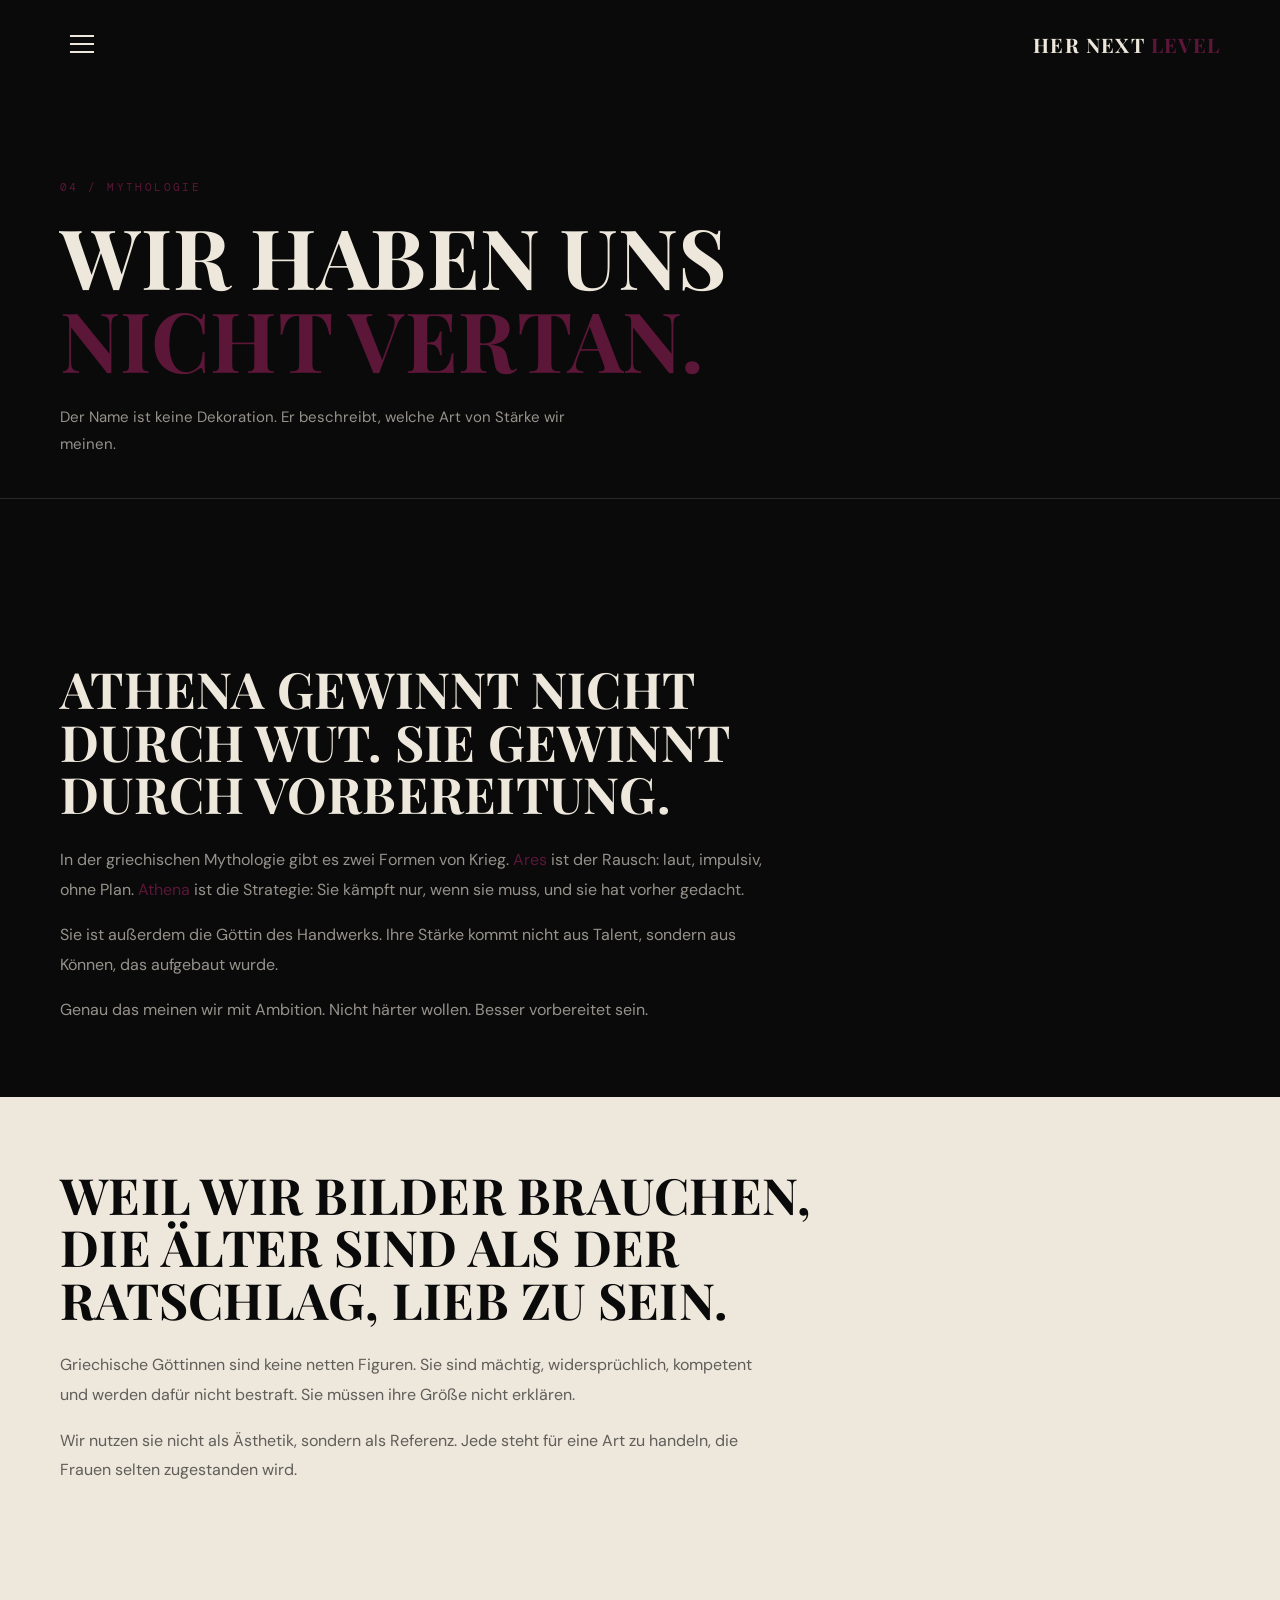
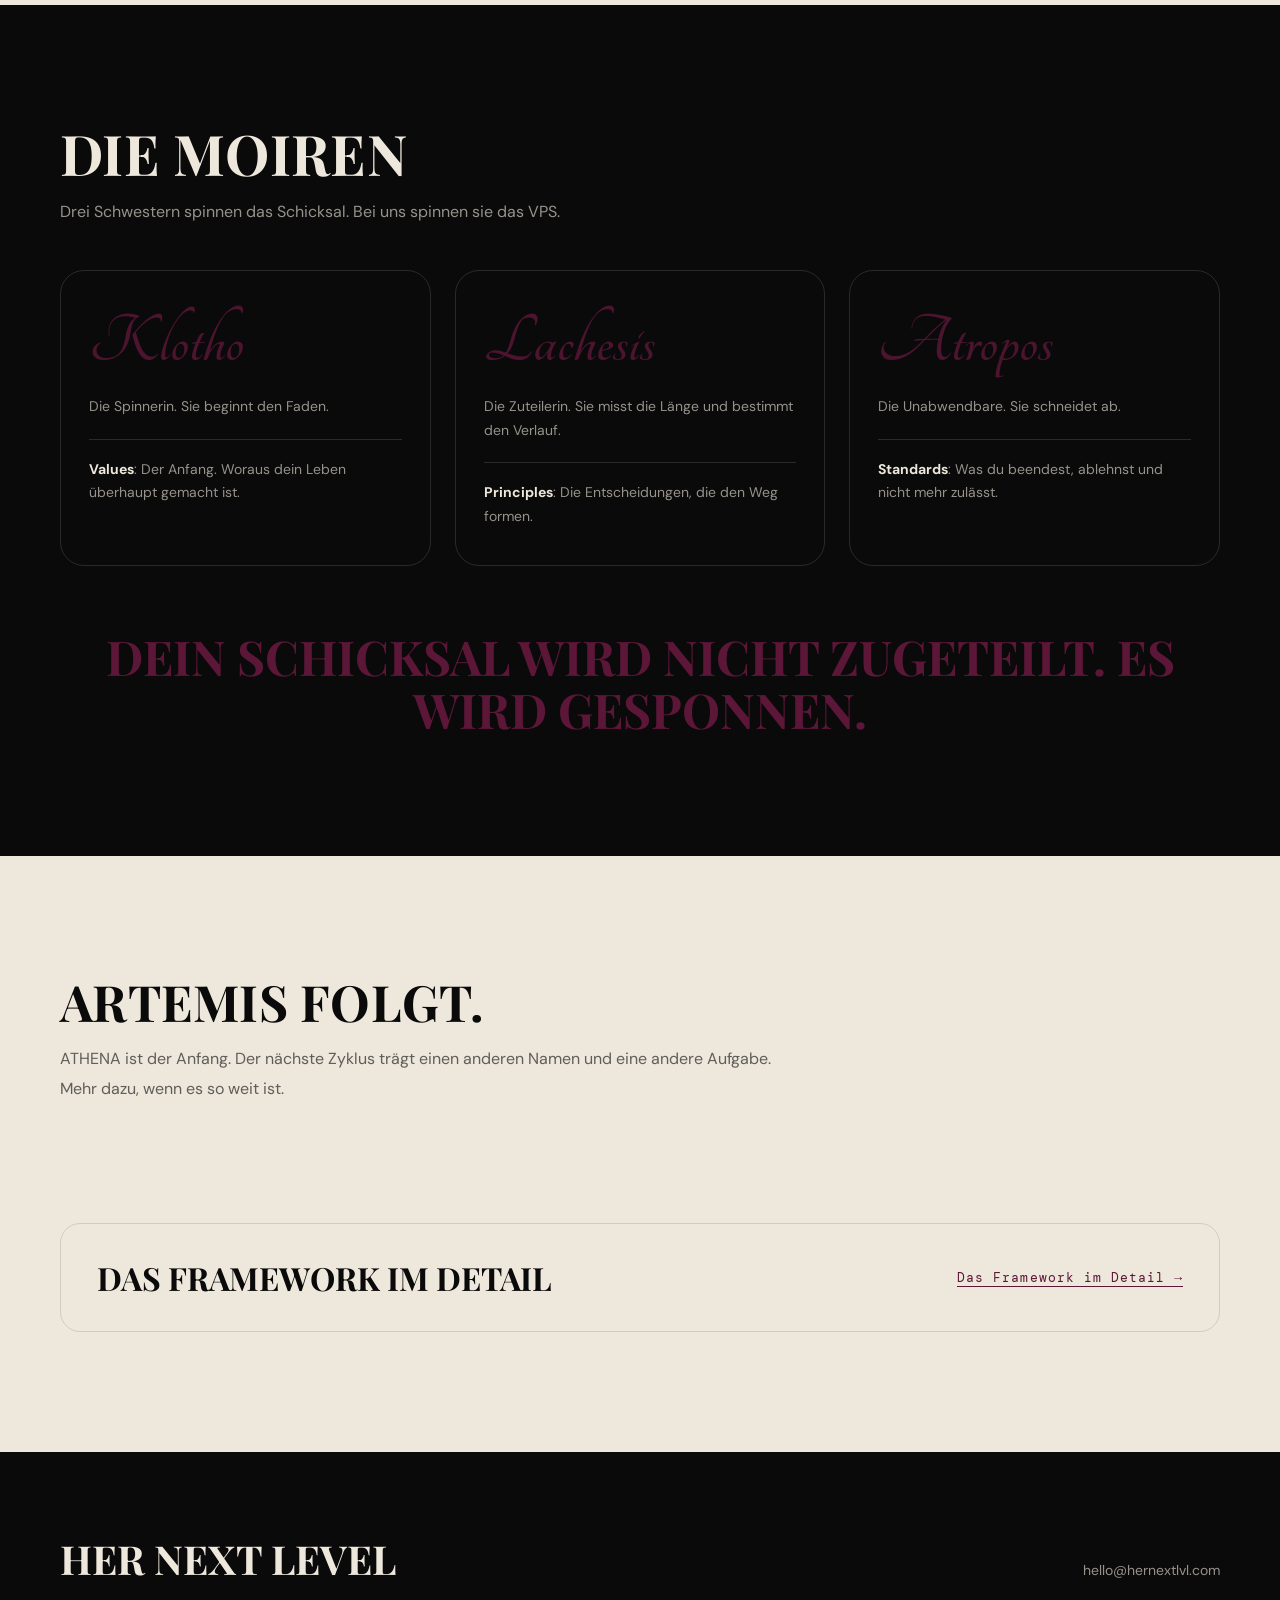
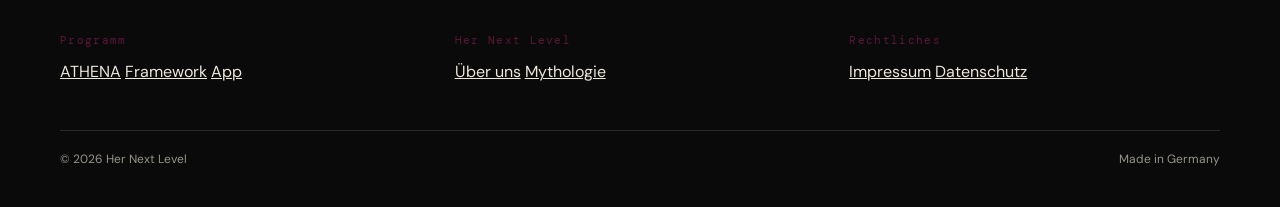
<file: mythologie.html>
<!DOCTYPE html>
<html lang="de">
<head>
<meta charset="UTF-8">
<meta name="viewport" content="width=device-width, initial-scale=1.0">
<title>Mythologie · Her Next Level</title>
<link rel="icon" type="image/png" href="assets/images/favicon.png">
<meta name="description" content="Der Name ist keine Dekoration. Er beschreibt, welche Art von Stärke wir meinen.">
<link rel="preconnect" href="https://fonts.googleapis.com">
<link href="https://fonts.googleapis.com/css2?family=Playfair+Display:wght@500;600;700;800&family=DM+Sans:wght@400;500;700&family=DM+Mono:wght@400;500&family=Tangerine:wght@400;700&display=swap" rel="stylesheet">
<style>
  :root {
    --pink:      #5C1638;
    --black:     #0A0A0A;
    --cream:     #EDE7DC;
    --card-dark: #121212;
    --line-dark: rgba(237,231,220,0.14);
    --line-light:rgba(10,10,10,0.12);
    --muted-dark: rgba(237,231,220,0.62);
    --muted-light:rgba(10,10,10,0.62);
  }
  * { margin:0; padding:0; box-sizing:border-box; }
  html { scroll-behavior:smooth; overflow-x:hidden; }
  body { background:var(--black); color:var(--cream); font-family:'DM Sans',sans-serif; font-weight:400; }
  img { max-width:100%; display:block; }
  a { color:inherit; }
  button, input, textarea { font-family:inherit; }

  .container { max-width:1240px; margin:0 auto; padding:0 40px; }
  @media (max-width:640px) { .container { padding:0 24px; } }

  h1,h2,h3,.headline {
    font-family:'Playfair Display',serif; text-transform:uppercase;
    line-height:1.05; letter-spacing:0.005em; font-weight:700; text-rendering:optimizeLegibility;
    overflow-wrap:break-word;
  }
  .headline { font-size:clamp(48px,6.5vw,104px); }
  @media (max-width:640px) { .headline { font-size:clamp(38px,9vw,64px); } }
  .eyebrow {
    font-family:'DM Mono',monospace; font-size:11px; letter-spacing:0.22em;
    text-transform:uppercase; color:var(--pink);
    margin-bottom:20px;
  }

  section.section { padding:120px 0; position:relative; }
  @media (max-width:640px) { section.section { padding:72px 0; } }
  .section-dark { background:var(--black); color:var(--cream); }
  .section-light { background:var(--cream); color:var(--black); }

  .reveal { opacity:0; transform:translateY(24px); transition:opacity .5s ease, transform .5s ease; }
  .reveal.visible { opacity:1; transform:translateY(0); }

  #scroll-track { position:fixed; top:0; right:0; width:4px; height:100%; z-index:200; pointer-events:none; }
  #scroll-bar { width:100%; height:0%; background:var(--pink); }

  /* ============ NAV V2 (burger) ============ */
  .site-nav-v2 { position:fixed; top:0; left:0; right:0; z-index:1000; padding:22px 0; transition:background .3s, border-color .3s; border-bottom:1px solid transparent; }
  .site-nav-v2 .container { display:flex; align-items:center; justify-content:space-between; }
  .site-nav-v2.scrolled { background:rgba(10,10,10,0.92); backdrop-filter:blur(12px); border-color:var(--line-dark); }
  .nav-logo-v2 { font-family:'Playfair Display',serif; font-weight:700; font-size:20px; letter-spacing:0.06em; text-transform:uppercase; color:var(--cream); text-decoration:none; }
  .nav-logo-v2 .pink { color:var(--pink); }

  .burger-btn { width:44px; height:44px; display:flex; align-items:center; justify-content:center; flex-direction:column; gap:6px; background:none; border:none; cursor:pointer; position:relative; z-index:1002; }
  .burger-btn span { width:24px; height:2px; background:var(--cream); display:block; transition:transform .3s ease, opacity .3s ease; }
  .burger-btn.open span:nth-child(1) { transform:translateY(8px) rotate(45deg); }
  .burger-btn.open span:nth-child(2) { opacity:0; }
  .burger-btn.open span:nth-child(3) { transform:translateY(-8px) rotate(-45deg); }

  .nav-overlay {
    position:fixed; inset:0; z-index:1001; background:var(--black);
    transform:translateX(100%); transition:transform .4s cubic-bezier(.7,0,.2,1);
    display:flex; flex-direction:column; justify-content:space-between;
    padding:120px 40px 40px; overflow-y:auto;
  }
  .nav-overlay.open { transform:translateX(0); }
  @media (max-width:640px) { .nav-overlay { padding:110px 24px 32px; } }

  .nav-overlay-links { display:flex; flex-direction:column; gap:6px; }
  .nav-overlay-links a {
    font-family:'Playfair Display',serif; font-weight:700; font-size:clamp(36px,6vw,68px); text-transform:uppercase;
    color:var(--cream); text-decoration:none; position:relative; display:inline-flex; align-items:baseline; gap:16px;
    width:fit-content; opacity:0; transform:translateY(20px); transition:opacity .3s ease, transform .3s ease, color .2s ease;
  }
  .nav-overlay.open .nav-overlay-links a { opacity:1; transform:translateY(0); }
  .nav-overlay-links a .nav-num { font-family:'DM Mono',monospace; font-size:11px; color:var(--pink); }
  .nav-overlay-links a::after {
    content:''; position:absolute; left:0; bottom:6px; width:0; height:2px; background:var(--pink); transition:width .25s ease;
  }
  .nav-overlay-links a:hover::after { width:100%; }
  .nav-overlay-links a:hover { color:var(--pink); }
  .nav-overlay-links a.active { color:var(--pink); }
  .nav-dot { display:none; width:8px; height:8px; border-radius:50%; background:var(--pink); }
  .nav-overlay-links a.active .nav-dot { display:inline-block; }
  @media (max-width:640px) { .nav-overlay-links a { font-size:clamp(32px,9vw,48px); } }

  .nav-overlay-foot { display:flex; justify-content:space-between; align-items:flex-end; flex-wrap:wrap; gap:24px; }
  .nav-overlay-meta { font-family:'DM Mono',monospace; font-size:11px; color:var(--muted-dark); display:flex; gap:16px; flex-wrap:wrap; }
  .nav-overlay-meta a { color:var(--muted-dark); text-decoration:none; }
  .nav-overlay-meta a:hover { color:var(--cream); }
  .nav-overlay-cta {
    display:inline-flex; align-items:center; gap:8px; background:var(--pink); color:var(--cream);
    border-radius:999px; padding:14px 26px; font-size:14px; font-weight:500; text-decoration:none; white-space:nowrap;
  }
  @media (max-width:640px) { .nav-overlay-foot { flex-direction:column; align-items:stretch; } .nav-overlay-cta { justify-content:center; } }

  body.menu-open { overflow:hidden; }

  /* ============ FOOTER V2 ============ */
  footer.site-footer-v2 { background:var(--black); color:var(--cream); padding:80px 0 40px; }
  .footer-row1 { display:flex; justify-content:space-between; align-items:baseline; flex-wrap:wrap; gap:16px; margin-bottom:48px; }
  .footer-brand-v2 { font-family:'Playfair Display',serif; font-weight:700; font-size:clamp(28px,4vw,40px); text-transform:uppercase; }
  .footer-email-v2 { font-size:14px; color:var(--muted-dark); }
  .footer-cols { display:grid; grid-template-columns:repeat(3,1fr); gap:24px; margin-bottom:48px; }
  @media (max-width:700px) { .footer-cols { grid-template-columns:1fr; gap:32px; } }
  .footer-col-label { font-family:'DM Mono',monospace; font-size:11px; letter-spacing:0.12em; color:var(--pink); margin-bottom:14px; }
  .footer-col a { display:block; font-size:14px; color:var(--muted-dark); text-decoration:none; margin-bottom:8px; transition:color .2s; }
  .footer-col a:hover { color:var(--cream); }
  .footer-line-v2 { height:1px; background:var(--line-dark); margin-bottom:20px; }
  .footer-bottom-row { display:flex; justify-content:space-between; font-size:12px; color:var(--muted-dark); flex-wrap:wrap; gap:8px; }

  /* ============ PAGE HEADER ============ */
  .page-header { padding:180px 0 100px; background:var(--black); color:var(--cream); }
  @media (max-width:640px) { .page-header { padding:140px 0 64px; } }
  .page-header .headline { margin-bottom:24px; line-height:1.0; }
  .page-header .headline .pink { color:var(--pink); }
  .page-header-sub { font-size:15px; line-height:1.8; color:var(--muted-dark); max-width:560px; margin-bottom:40px; }
  .page-header-line { height:1px; background:var(--line-dark); }

  /* ============ PAGE-SPECIFIC ============ */
  .myth-headline-dark { font-size:clamp(30px,4.2vw,50px); color:var(--cream); max-width:820px; margin-bottom:24px; }
  .myth-copy { font-size:16px; line-height:1.85; max-width:720px; }
  .myth-copy.on-dark { color:var(--muted-dark); }
  .myth-copy.on-light { color:var(--muted-light); }
  .myth-copy p + p { margin-top:16px; }
  .myth-headline-light { font-size:clamp(30px,4.2vw,50px); color:var(--black); max-width:820px; margin-bottom:24px; }

  .moirai-title { font-family:'Playfair Display',serif; font-weight:700; font-size:clamp(34px,5vw,56px); color:var(--cream); text-transform:uppercase; line-height:1; margin-bottom:20px; }
  .moirai-intro { font-size:16px; color:var(--muted-dark); max-width:600px; margin-bottom:48px; }
  .moirai-grid { display:grid; grid-template-columns:repeat(3,1fr); gap:24px; }
  @media (max-width:900px) { .moirai-grid { grid-template-columns:1fr; } }
  .moira-card-v2 { border:1px solid var(--line-dark); border-radius:24px; padding:36px 28px; }
  .moira-name-v2 { font-family:'Tangerine',cursive; font-weight:700; font-size:clamp(52px,7vw,72px); color:rgba(92,22,56,0.8); text-transform:none; line-height:1; margin-bottom:16px; }
  .moira-myth { font-size:14px; line-height:1.7; color:var(--muted-dark); margin-bottom:20px; }
  .moira-maps { border-top:1px solid var(--line-dark); padding-top:18px; font-size:14px; line-height:1.7; color:var(--muted-dark); }
  .moira-maps b { color:var(--cream); }

  .myth-anchor { text-align:center; padding:64px 0 0; }
  .myth-anchor p { font-family:'Playfair Display',serif; font-weight:700; font-size:clamp(26px,4.6vw,48px); color:var(--pink); text-transform:uppercase; line-height:1.1; }

  .link-box { display:flex; justify-content:space-between; align-items:center; gap:24px; border:1px solid var(--line-light); border-radius:20px; padding:32px 36px; flex-wrap:wrap; }
  .link-box-title { font-family:'Playfair Display',serif; font-weight:700; font-size:clamp(22px,3vw,32px); text-transform:uppercase; color:var(--black); }
  .link-box a.link-box-cta { font-family:'DM Mono',monospace; font-size:13px; letter-spacing:0.08em; color:var(--pink); text-decoration:none; border-bottom:1px solid var(--pink); white-space:nowrap; }
</style>
</head>
<body>

<div id="scroll-track"><div id="scroll-bar"></div></div>

<nav class="site-nav-v2" id="siteNav">
  <div class="container">
    <button class="burger-btn" id="burgerBtn" aria-label="Menü öffnen" aria-expanded="false">
      <span></span><span></span><span></span>
    </button>
    <a href="index.html" class="nav-logo-v2">HER NEXT <span class="pink">LEVEL</span></a>
  </div>
</nav>

<div class="nav-overlay" id="navOverlay">
  <div class="nav-overlay-links">
    <a href="index.html"><span class="nav-dot"></span><span class="nav-num">01</span>&nbsp;ATHENA</a>
    <a href="ueber-uns.html"><span class="nav-dot"></span><span class="nav-num">02</span>&nbsp;ÜBER UNS</a>
    <a href="framework.html"><span class="nav-dot"></span><span class="nav-num">03</span>&nbsp;FRAMEWORK</a>
    <a href="mythologie.html" class="active"><span class="nav-dot"></span><span class="nav-num">04</span>&nbsp;MYTHOLOGIE</a>
    <a href="app.html"><span class="nav-dot"></span><span class="nav-num">05</span>&nbsp;APP</a>
  </div>
  <div class="nav-overlay-foot">
    <div class="nav-overlay-meta">
      <a href="mailto:hello@hernextlvl.com">hello@hernextlvl.com</a>
      <a href="impressum.html">Impressum</a>
      <a href="datenschutz.html">Datenschutz</a>
    </div>
    <a href="index.html#bewerbung" class="nav-overlay-cta">Für ATHENA bewerben →</a>
  </div>
</div>

<header class="page-header">
  <div class="container">
    <p class="eyebrow reveal">04 / MYTHOLOGIE</p>
    <h1 class="headline reveal">WIR HABEN UNS<br><span class="pink">NICHT VERTAN.</span></h1>
    <p class="page-header-sub reveal">Der Name ist keine Dekoration. Er beschreibt, welche Art von Stärke wir meinen.</p>
  </div>
  <div class="page-header-line"></div>
</header>

<!-- Block 1 — Warum Athena -->
<section class="section section-dark" style="padding-top:64px; padding-bottom:72px;">
  <div class="container">
    <h2 class="myth-headline-dark reveal">ATHENA GEWINNT NICHT DURCH WUT. SIE GEWINNT DURCH VORBEREITUNG.</h2>
    <div class="myth-copy on-dark reveal">
      <p>In der griechischen Mythologie gibt es zwei Formen von Krieg. <span style="color:var(--pink);">Ares</span> ist der Rausch: laut, impulsiv, ohne Plan. <span style="color:var(--pink);">Athena</span> ist die Strategie: Sie kämpft nur, wenn sie muss, und sie hat vorher gedacht.</p>
      <p>Sie ist außerdem die Göttin des Handwerks. Ihre Stärke kommt nicht aus Talent, sondern aus Können, das aufgebaut wurde.</p>
      <p>Genau das meinen wir mit Ambition. Nicht härter wollen. Besser vorbereitet sein.</p>
    </div>
  </div>
</section>

<!-- Block 2 — Warum überhaupt Göttinnen -->
<section class="section section-light" style="padding-top:72px;">
  <div class="container">
    <h2 class="myth-headline-light reveal">WEIL WIR BILDER BRAUCHEN, DIE ÄLTER SIND ALS DER RATSCHLAG, LIEB ZU SEIN.</h2>
    <div class="myth-copy on-light reveal">
      <p>Griechische Göttinnen sind keine netten Figuren. Sie sind mächtig, widersprüchlich, kompetent und werden dafür nicht bestraft. Sie müssen ihre Größe nicht erklären.</p>
      <p>Wir nutzen sie nicht als Ästhetik, sondern als Referenz. Jede steht für eine Art zu handeln, die Frauen selten zugestanden wird.</p>
    </div>
  </div>
</section>

<!-- Block 3 — Die Moiren -->
<section class="section section-dark">
  <div class="container">
    <h2 class="moirai-title reveal">DIE MOIREN</h2>
    <p class="moirai-intro reveal">Drei Schwestern spinnen das Schicksal. Bei uns spinnen sie das VPS.</p>

    <div class="moirai-grid reveal">
      <div class="moira-card-v2">
        <p class="moira-name-v2">Klotho</p>
        <p class="moira-myth">Die Spinnerin. Sie beginnt den Faden.</p>
        <p class="moira-maps"><b>Values</b>: Der Anfang. Woraus dein Leben überhaupt gemacht ist.</p>
      </div>
      <div class="moira-card-v2">
        <p class="moira-name-v2">Lachesis</p>
        <p class="moira-myth">Die Zuteilerin. Sie misst die Länge und bestimmt den Verlauf.</p>
        <p class="moira-maps"><b>Principles</b>: Die Entscheidungen, die den Weg formen.</p>
      </div>
      <div class="moira-card-v2">
        <p class="moira-name-v2">Atropos</p>
        <p class="moira-myth">Die Unabwendbare. Sie schneidet ab.</p>
        <p class="moira-maps"><b>Standards</b>: Was du beendest, ablehnst und nicht mehr zulässt.</p>
      </div>
    </div>

    <div class="myth-anchor reveal">
      <p>Dein Schicksal wird nicht zugeteilt. Es wird gesponnen.</p>
    </div>
  </div>
</section>

<!-- Block 4 — Was daraus folgt -->
<section class="section section-light">
  <div class="container">
    <h2 class="myth-headline-light reveal" style="margin-bottom:16px;">ARTEMIS FOLGT.</h2>
    <p class="myth-copy on-light reveal">ATHENA ist der Anfang. Der nächste Zyklus trägt einen anderen Namen und eine andere Aufgabe. Mehr dazu, wenn es so weit ist.</p>
  </div>
</section>

<!-- Abschluss -->
<section class="section section-light" style="padding-top:0;">
  <div class="container">
    <div class="link-box reveal">
      <p class="link-box-title">Das Framework im Detail</p>
      <a href="framework.html" class="link-box-cta">Das Framework im Detail →</a>
    </div>
  </div>
</section>

<footer class="site-footer-v2">
  <div class="container">
    <div class="footer-row1">
      <p class="footer-brand-v2">Her Next Level</p>
      <p class="footer-email-v2">hello@hernextlvl.com</p>
    </div>
    <div class="footer-cols">
      <div>
        <p class="footer-col-label">Programm</p>
        <a href="index.html">ATHENA</a>
        <a href="framework.html">Framework</a>
        <a href="app.html">App</a>
      </div>
      <div>
        <p class="footer-col-label">Her Next Level</p>
        <a href="ueber-uns.html">Über uns</a>
        <a href="mythologie.html">Mythologie</a>
      </div>
      <div>
        <p class="footer-col-label">Rechtliches</p>
        <a href="impressum.html">Impressum</a>
        <a href="datenschutz.html">Datenschutz</a>
      </div>
    </div>
    <div class="footer-line-v2"></div>
    <div class="footer-bottom-row">
      <span>© 2026 Her Next Level</span>
      <span>Made in Germany</span>
    </div>
  </div>
</footer>

<script>
  (function () {
    const nav = document.getElementById('siteNav');
    const burgerBtn = document.getElementById('burgerBtn');
    const overlay = document.getElementById('navOverlay');

    window.addEventListener('scroll', () => {
      nav.classList.toggle('scrolled', window.scrollY > 40);
    }, { passive: true });

    function openMenu() {
      overlay.classList.add('open');
      burgerBtn.classList.add('open');
      burgerBtn.setAttribute('aria-expanded', 'true');
      document.body.classList.add('menu-open');
    }
    function closeMenu() {
      overlay.classList.remove('open');
      burgerBtn.classList.remove('open');
      burgerBtn.setAttribute('aria-expanded', 'false');
      document.body.classList.remove('menu-open');
    }
    burgerBtn.addEventListener('click', () => {
      overlay.classList.contains('open') ? closeMenu() : openMenu();
    });
    document.addEventListener('keydown', (e) => {
      if (e.key === 'Escape' && overlay.classList.contains('open')) closeMenu();
    });
    overlay.querySelectorAll('a').forEach(a => a.addEventListener('click', closeMenu));

    const links = overlay.querySelectorAll('.nav-overlay-links a');
    links.forEach((a, i) => { a.style.transitionDelay = (i * 60) + 'ms'; });
  })();

  const revealObserver = new IntersectionObserver((entries) => {
    entries.forEach(e => { if (e.isIntersecting) e.target.classList.add('visible'); });
  }, { threshold: 0.12 });
  document.querySelectorAll('.reveal').forEach(el => revealObserver.observe(el));

  const scrollBar = document.getElementById('scroll-bar');
  function updateScrollBar() {
    const h = document.documentElement;
    const scrolled = h.scrollTop;
    const total = h.scrollHeight - h.clientHeight;
    scrollBar.style.height = (total > 0 ? (scrolled / total) * 100 : 0) + '%';
  }
  window.addEventListener('scroll', updateScrollBar, { passive: true });
  updateScrollBar();
</script>
</body>
</html>
</file>
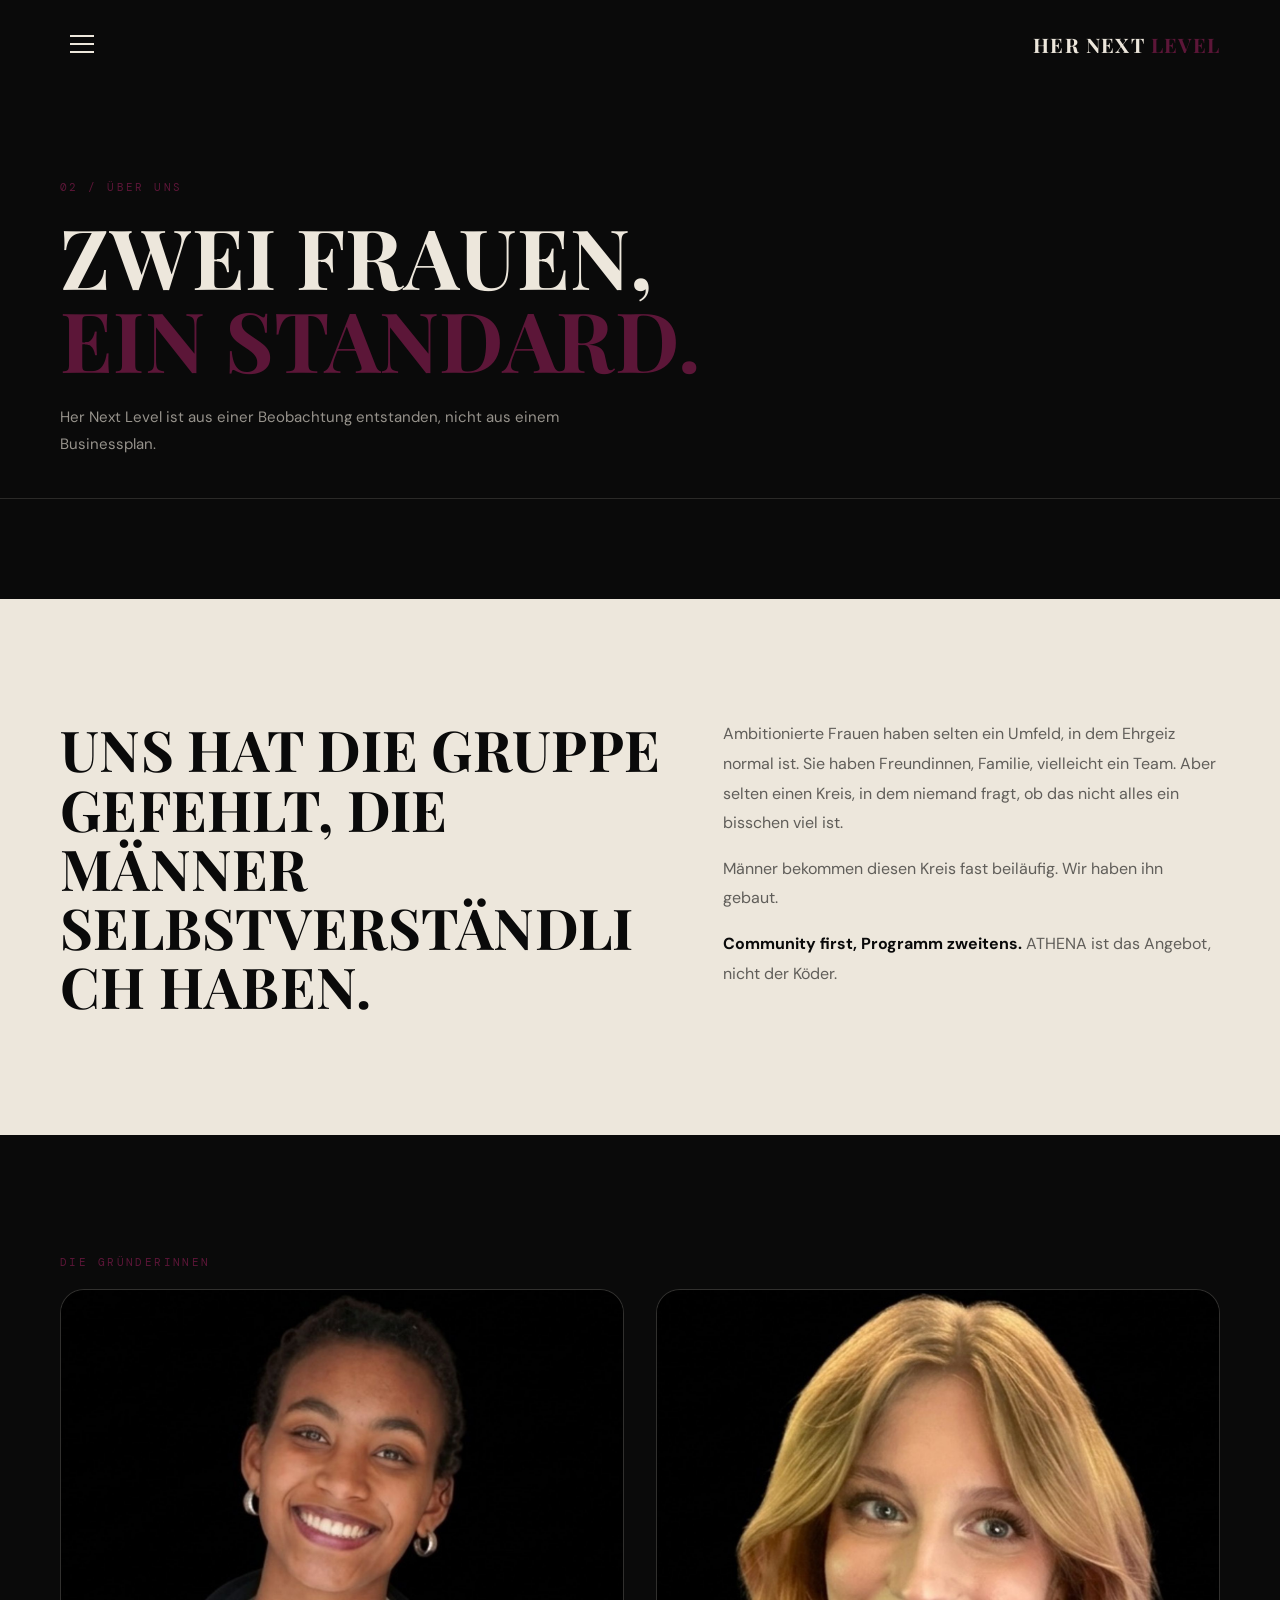
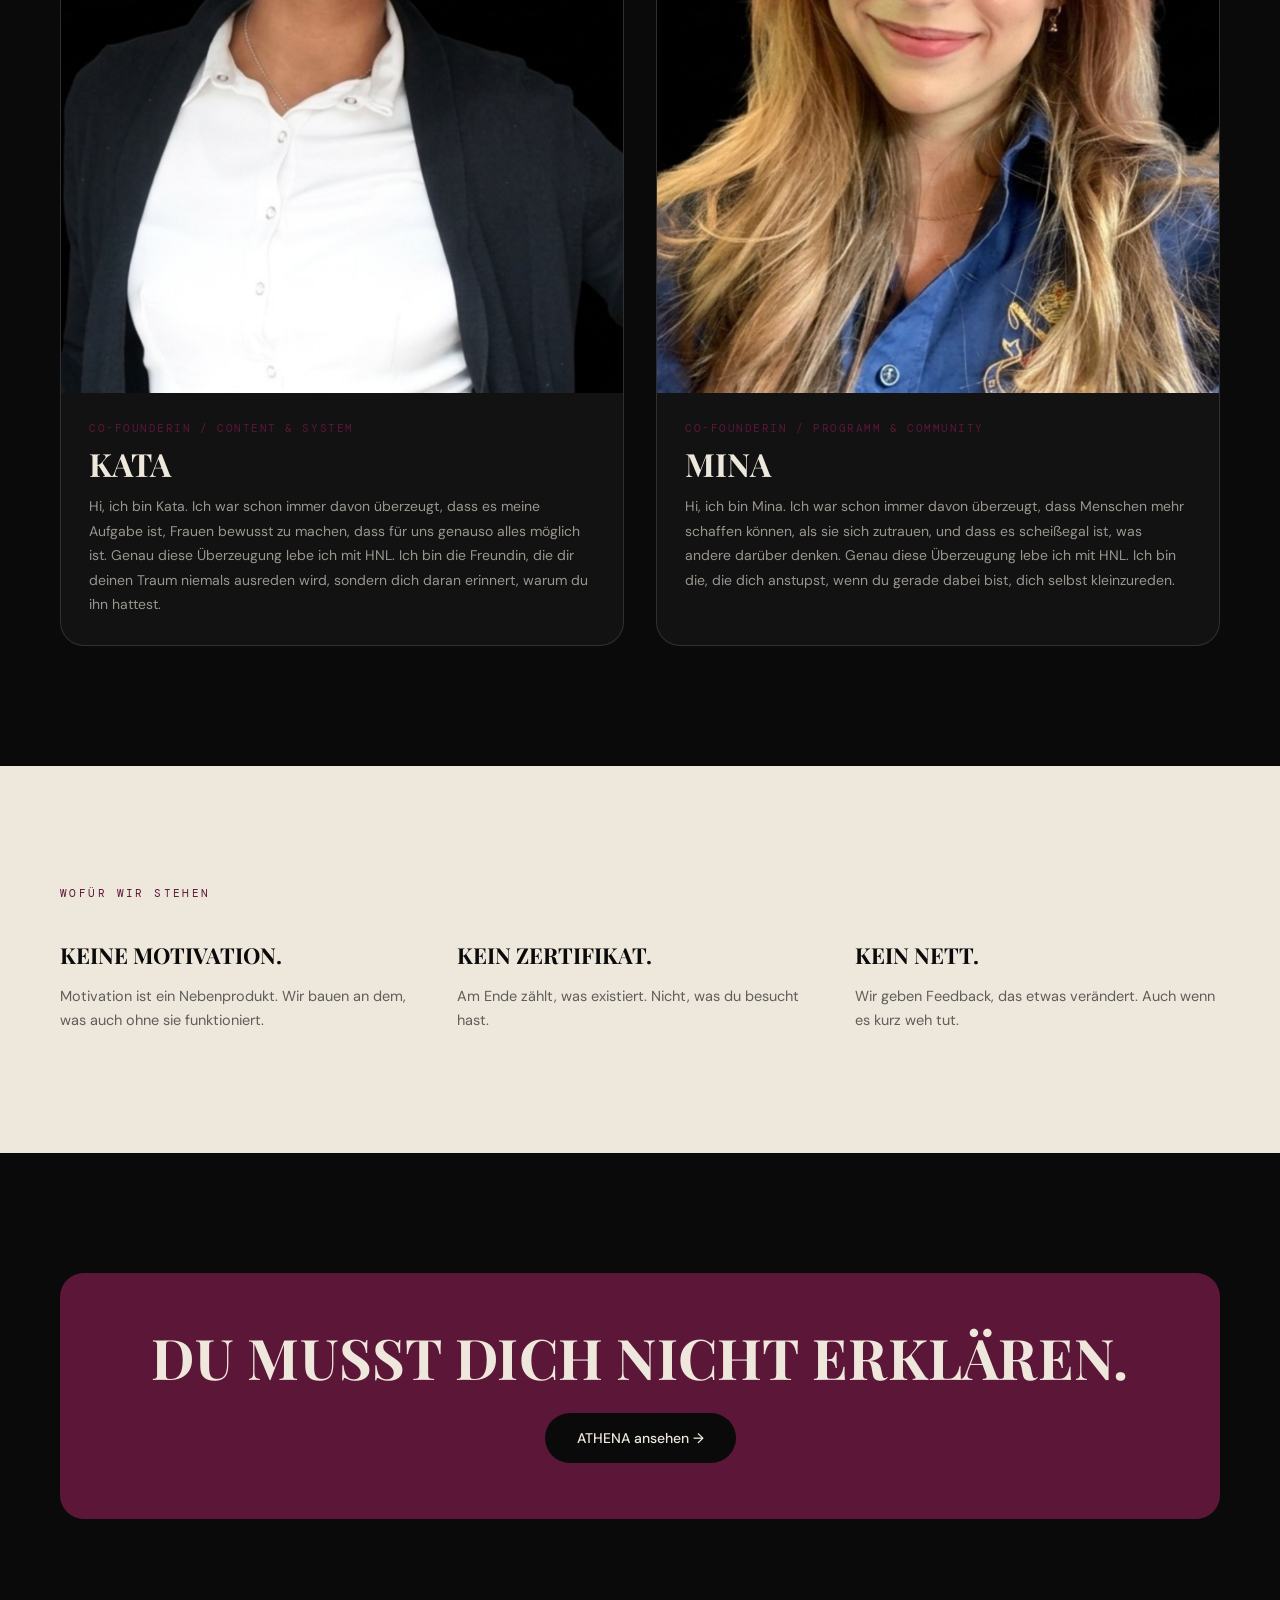
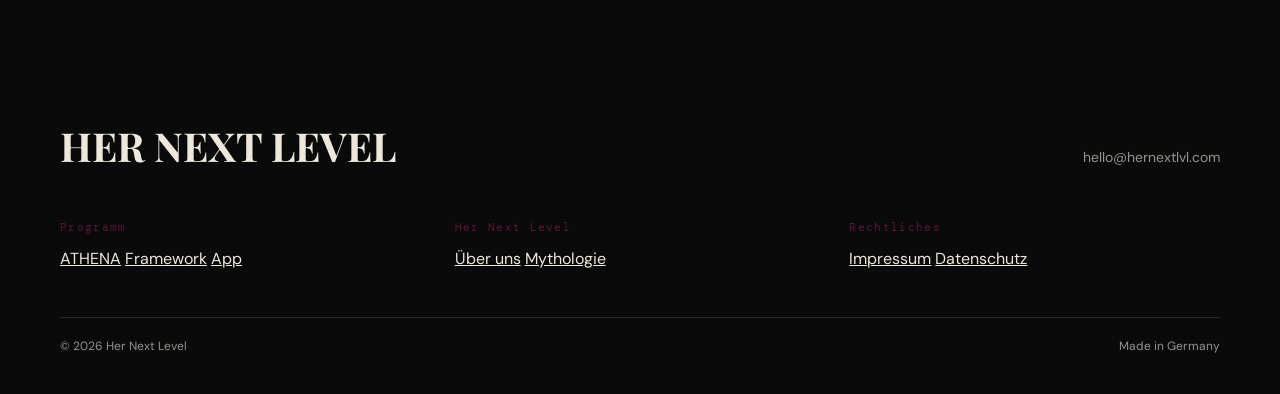
<file: ueber-uns.html>
<!DOCTYPE html>
<html lang="de">
<head>
<meta charset="UTF-8">
<meta name="viewport" content="width=device-width, initial-scale=1.0">
<title>Über uns · Her Next Level</title>
<link rel="icon" type="image/png" href="assets/images/favicon.png">
<meta name="description" content="Her Next Level ist aus einer Beobachtung entstanden, nicht aus einem Businessplan.">
<link rel="preconnect" href="https://fonts.googleapis.com">
<link href="https://fonts.googleapis.com/css2?family=Playfair+Display:wght@500;600;700;800&family=DM+Sans:wght@400;500;700&family=DM+Mono:wght@400;500&display=swap" rel="stylesheet">
<style>
  :root {
    --pink:      #5C1638;
    --black:     #0A0A0A;
    --cream:     #EDE7DC;
    --card-dark: #121212;
    --line-dark: rgba(237,231,220,0.14);
    --line-light:rgba(10,10,10,0.12);
    --muted-dark: rgba(237,231,220,0.62);
    --muted-light:rgba(10,10,10,0.62);
  }
  * { margin:0; padding:0; box-sizing:border-box; }
  html { scroll-behavior:smooth; overflow-x:hidden; }
  body { background:var(--black); color:var(--cream); font-family:'DM Sans',sans-serif; font-weight:400; }
  img { max-width:100%; display:block; }
  a { color:inherit; }
  button, input, textarea { font-family:inherit; }

  .container { max-width:1240px; margin:0 auto; padding:0 40px; }
  @media (max-width:640px) { .container { padding:0 24px; } }

  h1,h2,h3,.headline {
    font-family:'Playfair Display',serif; text-transform:uppercase;
    line-height:1.05; letter-spacing:0.005em; font-weight:700; text-rendering:optimizeLegibility;
    overflow-wrap:break-word;
  }
  .headline { font-size:clamp(48px,6.5vw,104px); }
  @media (max-width:640px) { .headline { font-size:clamp(38px,9vw,64px); } }
  .eyebrow {
    font-family:'DM Mono',monospace; font-size:11px; letter-spacing:0.22em;
    text-transform:uppercase; color:var(--pink);
    margin-bottom:20px;
  }

  section.section { padding:120px 0; position:relative; }
  @media (max-width:640px) { section.section { padding:72px 0; } }
  .section-dark { background:var(--black); color:var(--cream); }
  .section-light { background:var(--cream); color:var(--black); }

  .reveal { opacity:0; transform:translateY(24px); transition:opacity .5s ease, transform .5s ease; }
  .reveal.visible { opacity:1; transform:translateY(0); }

  #scroll-track { position:fixed; top:0; right:0; width:4px; height:100%; z-index:200; pointer-events:none; }
  #scroll-bar { width:100%; height:0%; background:var(--pink); }

  /* ============ NAV V2 (burger) ============ */
  .site-nav-v2 { position:fixed; top:0; left:0; right:0; z-index:1000; padding:22px 0; transition:background .3s, border-color .3s; border-bottom:1px solid transparent; }
  .site-nav-v2 .container { display:flex; align-items:center; justify-content:space-between; }
  .site-nav-v2.scrolled { background:rgba(10,10,10,0.92); backdrop-filter:blur(12px); border-color:var(--line-dark); }
  .nav-logo-v2 { font-family:'Playfair Display',serif; font-weight:700; font-size:20px; letter-spacing:0.06em; text-transform:uppercase; color:var(--cream); text-decoration:none; }
  .nav-logo-v2 .pink { color:var(--pink); }

  .burger-btn { width:44px; height:44px; display:flex; align-items:center; justify-content:center; flex-direction:column; gap:6px; background:none; border:none; cursor:pointer; position:relative; z-index:1002; }
  .burger-btn span { width:24px; height:2px; background:var(--cream); display:block; transition:transform .3s ease, opacity .3s ease; }
  .burger-btn.open span:nth-child(1) { transform:translateY(8px) rotate(45deg); }
  .burger-btn.open span:nth-child(2) { opacity:0; }
  .burger-btn.open span:nth-child(3) { transform:translateY(-8px) rotate(-45deg); }

  .nav-overlay {
    position:fixed; inset:0; z-index:1001; background:var(--black);
    transform:translateX(100%); transition:transform .4s cubic-bezier(.7,0,.2,1);
    display:flex; flex-direction:column; justify-content:space-between;
    padding:120px 40px 40px; overflow-y:auto;
  }
  .nav-overlay.open { transform:translateX(0); }
  @media (max-width:640px) { .nav-overlay { padding:110px 24px 32px; } }

  .nav-overlay-links { display:flex; flex-direction:column; gap:6px; }
  .nav-overlay-links a {
    font-family:'Playfair Display',serif; font-weight:700; font-size:clamp(36px,6vw,68px); text-transform:uppercase;
    color:var(--cream); text-decoration:none; position:relative; display:inline-flex; align-items:baseline; gap:16px;
    width:fit-content; opacity:0; transform:translateY(20px); transition:opacity .3s ease, transform .3s ease, color .2s ease;
  }
  .nav-overlay.open .nav-overlay-links a { opacity:1; transform:translateY(0); }
  .nav-overlay-links a .nav-num { font-family:'DM Mono',monospace; font-size:11px; color:var(--pink); }
  .nav-overlay-links a::after {
    content:''; position:absolute; left:0; bottom:6px; width:0; height:2px; background:var(--pink); transition:width .25s ease;
  }
  .nav-overlay-links a:hover::after { width:100%; }
  .nav-overlay-links a:hover { color:var(--pink); }
  .nav-overlay-links a.active { color:var(--pink); }
  .nav-dot { display:none; width:8px; height:8px; border-radius:50%; background:var(--pink); }
  .nav-overlay-links a.active .nav-dot { display:inline-block; }
  @media (max-width:640px) { .nav-overlay-links a { font-size:clamp(32px,9vw,48px); } }

  .nav-overlay-foot { display:flex; justify-content:space-between; align-items:flex-end; flex-wrap:wrap; gap:24px; }
  .nav-overlay-meta { font-family:'DM Mono',monospace; font-size:11px; color:var(--muted-dark); display:flex; gap:16px; flex-wrap:wrap; }
  .nav-overlay-meta a { color:var(--muted-dark); text-decoration:none; }
  .nav-overlay-meta a:hover { color:var(--cream); }
  .nav-overlay-cta {
    display:inline-flex; align-items:center; gap:8px; background:var(--pink); color:var(--cream);
    border-radius:999px; padding:14px 26px; font-size:14px; font-weight:500; text-decoration:none; white-space:nowrap;
  }
  @media (max-width:640px) { .nav-overlay-foot { flex-direction:column; align-items:stretch; } .nav-overlay-cta { justify-content:center; } }

  body.menu-open { overflow:hidden; }

  /* ============ FOOTER V2 ============ */
  footer.site-footer-v2 { background:var(--black); color:var(--cream); padding:80px 0 40px; }
  .footer-row1 { display:flex; justify-content:space-between; align-items:baseline; flex-wrap:wrap; gap:16px; margin-bottom:48px; }
  .footer-brand-v2 { font-family:'Playfair Display',serif; font-weight:700; font-size:clamp(28px,4vw,40px); text-transform:uppercase; }
  .footer-email-v2 { font-size:14px; color:var(--muted-dark); }
  .footer-cols { display:grid; grid-template-columns:repeat(3,1fr); gap:24px; margin-bottom:48px; }
  @media (max-width:700px) { .footer-cols { grid-template-columns:1fr; gap:32px; } }
  .footer-col-label { font-family:'DM Mono',monospace; font-size:11px; letter-spacing:0.12em; color:var(--pink); margin-bottom:14px; }
  .footer-col a { display:block; font-size:14px; color:var(--muted-dark); text-decoration:none; margin-bottom:8px; transition:color .2s; }
  .footer-col a:hover { color:var(--cream); }
  .footer-line-v2 { height:1px; background:var(--line-dark); margin-bottom:20px; }
  .footer-bottom-row { display:flex; justify-content:space-between; font-size:12px; color:var(--muted-dark); flex-wrap:wrap; gap:8px; }

  /* ============ PAGE HEADER ============ */
  .page-header { padding:180px 0 100px; background:var(--black); color:var(--cream); }
  @media (max-width:640px) { .page-header { padding:140px 0 64px; } }
  .page-header .headline { margin-bottom:24px; line-height:1.0; }
  .page-header .headline .pink { color:var(--pink); }
  .page-header-sub { font-size:15px; line-height:1.8; color:var(--muted-dark); max-width:560px; margin-bottom:40px; }
  .page-header-line { height:1px; background:var(--line-dark); }

  /* ============ PAGE-SPECIFIC ============ */
  .about-grid { display:grid; grid-template-columns:55fr 45fr; gap:56px; align-items:start; }
  @media (max-width:900px) { .about-grid { grid-template-columns:1fr; gap:32px; } }
  .about-headline { font-size:clamp(34px,4.4vw,58px); color:var(--black); min-width:0; }
  .about-copy { font-size:16px; line-height:1.85; color:var(--muted-light); }
  .about-copy p + p { margin-top:16px; }
  .about-copy strong { font-weight:700; color:var(--black); }

  .founders-grid { display:grid; grid-template-columns:1fr 1fr; gap:32px; margin-top:16px; }
  @media (max-width:760px) { .founders-grid { grid-template-columns:1fr; } }
  .founder-card-v2 { border-radius:24px; overflow:hidden; background:var(--card-dark); border:1px solid var(--line-dark); }
  .founder-photo-v2 { width:100%; aspect-ratio:4/5; object-fit:cover; display:block; }
  .founder-photo-fallback {
    width:100%; aspect-ratio:4/5; display:flex; align-items:center; justify-content:center;
    background:var(--card-dark); font-family:'Playfair Display',serif; font-weight:700; font-size:64px; color:var(--pink);
  }
  .founder-body { padding:28px; }
  .founder-role-v2 { font-family:'DM Mono',monospace; font-size:11px; letter-spacing:0.14em; text-transform:uppercase; color:var(--pink); margin-bottom:12px; }
  .founder-name-v2 { font-family:'Playfair Display',serif; font-weight:700; font-size:32px; text-transform:uppercase; margin-bottom:14px; }
  .founder-text-v2 { font-size:14px; line-height:1.75; color:var(--muted-dark); }
  .founder-note { margin-top:20px; font-size:13px; color:var(--muted-dark); font-style:italic; }

  .stand-cols { display:grid; grid-template-columns:repeat(3,1fr); gap:32px; }
  @media (max-width:760px) { .stand-cols { grid-template-columns:1fr; } }
  .stand-title { font-family:'Playfair Display',serif; font-weight:700; font-size:22px; text-transform:uppercase; color:var(--black); margin-bottom:14px; }
  .stand-text { font-size:14.5px; line-height:1.7; color:var(--muted-light); }

  .closer-box { background:var(--pink); color:var(--cream); border-radius:24px; padding:56px 40px; text-align:center; }
  .closer-title { font-family:'Playfair Display',serif; font-weight:700; font-size:clamp(32px,5vw,56px); text-transform:uppercase; margin-bottom:28px; line-height:1; }
  .closer-btn {
    display:inline-flex; align-items:center; gap:8px; background:var(--black); color:var(--cream);
    border-radius:999px; padding:16px 32px; font-size:14px; font-weight:500; text-decoration:none; transition:opacity .2s;
  }
  .closer-btn:hover { opacity:0.85; }
</style>
</head>
<body>

<div id="scroll-track"><div id="scroll-bar"></div></div>

<nav class="site-nav-v2" id="siteNav">
  <div class="container">
    <button class="burger-btn" id="burgerBtn" aria-label="Menü öffnen" aria-expanded="false">
      <span></span><span></span><span></span>
    </button>
    <a href="index.html" class="nav-logo-v2">HER NEXT <span class="pink">LEVEL</span></a>
  </div>
</nav>

<div class="nav-overlay" id="navOverlay">
  <div class="nav-overlay-links">
    <a href="index.html"><span class="nav-dot"></span><span class="nav-num">01</span>&nbsp;ATHENA</a>
    <a href="ueber-uns.html" class="active"><span class="nav-dot"></span><span class="nav-num">02</span>&nbsp;ÜBER UNS</a>
    <a href="framework.html"><span class="nav-dot"></span><span class="nav-num">03</span>&nbsp;FRAMEWORK</a>
    <a href="mythologie.html"><span class="nav-dot"></span><span class="nav-num">04</span>&nbsp;MYTHOLOGIE</a>
    <a href="app.html"><span class="nav-dot"></span><span class="nav-num">05</span>&nbsp;APP</a>
  </div>
  <div class="nav-overlay-foot">
    <div class="nav-overlay-meta">
      <a href="mailto:hello@hernextlvl.com">hello@hernextlvl.com</a>
      <a href="impressum.html">Impressum</a>
      <a href="datenschutz.html">Datenschutz</a>
    </div>
    <a href="index.html#bewerbung" class="nav-overlay-cta">Für ATHENA bewerben →</a>
  </div>
</div>

<header class="page-header">
  <div class="container">
    <p class="eyebrow reveal">02 / ÜBER UNS</p>
    <h1 class="headline reveal">ZWEI FRAUEN,<br><span class="pink">EIN STANDARD.</span></h1>
    <p class="page-header-sub reveal">Her Next Level ist aus einer Beobachtung entstanden, nicht aus einem Businessplan.</p>
  </div>
  <div class="page-header-line"></div>
</header>

<!-- Block 1 — Warum es uns gibt -->
<section class="section section-light">
  <div class="container">
    <div class="about-grid">
      <h2 class="about-headline reveal">UNS HAT DIE GRUPPE GEFEHLT, DIE MÄNNER SELBSTVERSTÄNDLICH HABEN.</h2>
      <div class="about-copy reveal">
        <p>Ambitionierte Frauen haben selten ein Umfeld, in dem Ehrgeiz normal ist. Sie haben Freundinnen, Familie, vielleicht ein Team. Aber selten einen Kreis, in dem niemand fragt, ob das nicht alles ein bisschen viel ist.</p>
        <p>Männer bekommen diesen Kreis fast beiläufig. Wir haben ihn gebaut.</p>
        <p><strong>Community first, Programm zweitens.</strong> ATHENA ist das Angebot, nicht der Köder.</p>
      </div>
    </div>
  </div>
</section>

<!-- Block 2 — Die Gründerinnen -->
<section class="section section-dark">
  <div class="container">
    <p class="eyebrow reveal">Die Gründerinnen</p>
    <div class="founders-grid reveal">
      <div class="founder-card-v2">
        <img src="assets/images/kata.jpg" alt="Kata" class="founder-photo-v2" onerror="this.outerHTML='&lt;div class=&quot;founder-photo-fallback&quot;&gt;K&lt;/div&gt;'">
        <div class="founder-body">
          <p class="founder-role-v2">Co-Founderin / Content &amp; System</p>
          <h3 class="founder-name-v2">Kata</h3>
          <p class="founder-text-v2">Hi, ich bin Kata. Ich war schon immer davon überzeugt, dass es meine Aufgabe ist, Frauen bewusst zu machen, dass für uns genauso alles möglich ist. Genau diese Überzeugung lebe ich mit HNL. Ich bin die Freundin, die dir deinen Traum niemals ausreden wird, sondern dich daran erinnert, warum du ihn hattest.</p>
        </div>
      </div>
      <div class="founder-card-v2">
        <img src="assets/images/mina.jpg" alt="Mina" class="founder-photo-v2" onerror="this.outerHTML='&lt;div class=&quot;founder-photo-fallback&quot;&gt;M&lt;/div&gt;'">
        <div class="founder-body">
          <p class="founder-role-v2">Co-Founderin / Programm &amp; Community</p>
          <h3 class="founder-name-v2">Mina</h3>
          <p class="founder-text-v2">Hi, ich bin Mina. Ich war schon immer davon überzeugt, dass Menschen mehr schaffen können, als sie sich zutrauen, und dass es scheißegal ist, was andere darüber denken. Genau diese Überzeugung lebe ich mit HNL. Ich bin die, die dich anstupst, wenn du gerade dabei bist, dich selbst kleinzureden.</p>
        </div>
      </div>
    </div>
  </div>
</section>

<!-- Block 3 — Wofür wir stehen -->
<section class="section section-light">
  <div class="container">
    <p class="eyebrow reveal">Wofür wir stehen</p>
    <div class="stand-cols reveal" style="margin-top:40px;">
      <div>
        <p class="stand-title">Keine Motivation.</p>
        <p class="stand-text">Motivation ist ein Nebenprodukt. Wir bauen an dem, was auch ohne sie funktioniert.</p>
      </div>
      <div>
        <p class="stand-title">Kein Zertifikat.</p>
        <p class="stand-text">Am Ende zählt, was existiert. Nicht, was du besucht hast.</p>
      </div>
      <div>
        <p class="stand-title">Kein Nett.</p>
        <p class="stand-text">Wir geben Feedback, das etwas verändert. Auch wenn es kurz weh tut.</p>
      </div>
    </div>
  </div>
</section>

<!-- Abschluss -->
<section class="section section-dark">
  <div class="container">
    <div class="closer-box reveal">
      <h2 class="closer-title">Du musst dich nicht erklären.</h2>
      <a href="index.html" class="closer-btn">ATHENA ansehen →</a>
    </div>
  </div>
</section>

<footer class="site-footer-v2">
  <div class="container">
    <div class="footer-row1">
      <p class="footer-brand-v2">Her Next Level</p>
      <p class="footer-email-v2">hello@hernextlvl.com</p>
    </div>
    <div class="footer-cols">
      <div>
        <p class="footer-col-label">Programm</p>
        <a href="index.html">ATHENA</a>
        <a href="framework.html">Framework</a>
        <a href="app.html">App</a>
      </div>
      <div>
        <p class="footer-col-label">Her Next Level</p>
        <a href="ueber-uns.html">Über uns</a>
        <a href="mythologie.html">Mythologie</a>
      </div>
      <div>
        <p class="footer-col-label">Rechtliches</p>
        <a href="impressum.html">Impressum</a>
        <a href="datenschutz.html">Datenschutz</a>
      </div>
    </div>
    <div class="footer-line-v2"></div>
    <div class="footer-bottom-row">
      <span>© 2026 Her Next Level</span>
      <span>Made in Germany</span>
    </div>
  </div>
</footer>

<script>
  (function () {
    const nav = document.getElementById('siteNav');
    const burgerBtn = document.getElementById('burgerBtn');
    const overlay = document.getElementById('navOverlay');

    window.addEventListener('scroll', () => {
      nav.classList.toggle('scrolled', window.scrollY > 40);
    }, { passive: true });

    function openMenu() {
      overlay.classList.add('open');
      burgerBtn.classList.add('open');
      burgerBtn.setAttribute('aria-expanded', 'true');
      document.body.classList.add('menu-open');
    }
    function closeMenu() {
      overlay.classList.remove('open');
      burgerBtn.classList.remove('open');
      burgerBtn.setAttribute('aria-expanded', 'false');
      document.body.classList.remove('menu-open');
    }
    burgerBtn.addEventListener('click', () => {
      overlay.classList.contains('open') ? closeMenu() : openMenu();
    });
    document.addEventListener('keydown', (e) => {
      if (e.key === 'Escape' && overlay.classList.contains('open')) closeMenu();
    });
    overlay.querySelectorAll('a').forEach(a => a.addEventListener('click', closeMenu));

    const links = overlay.querySelectorAll('.nav-overlay-links a');
    links.forEach((a, i) => { a.style.transitionDelay = (i * 60) + 'ms'; });
  })();

  const revealObserver = new IntersectionObserver((entries) => {
    entries.forEach(e => { if (e.isIntersecting) e.target.classList.add('visible'); });
  }, { threshold: 0.12 });
  document.querySelectorAll('.reveal').forEach(el => revealObserver.observe(el));

  const scrollBar = document.getElementById('scroll-bar');
  function updateScrollBar() {
    const h = document.documentElement;
    const scrolled = h.scrollTop;
    const total = h.scrollHeight - h.clientHeight;
    scrollBar.style.height = (total > 0 ? (scrolled / total) * 100 : 0) + '%';
  }
  window.addEventListener('scroll', updateScrollBar, { passive: true });
  updateScrollBar();
</script>
</body>
</html>
</file>
